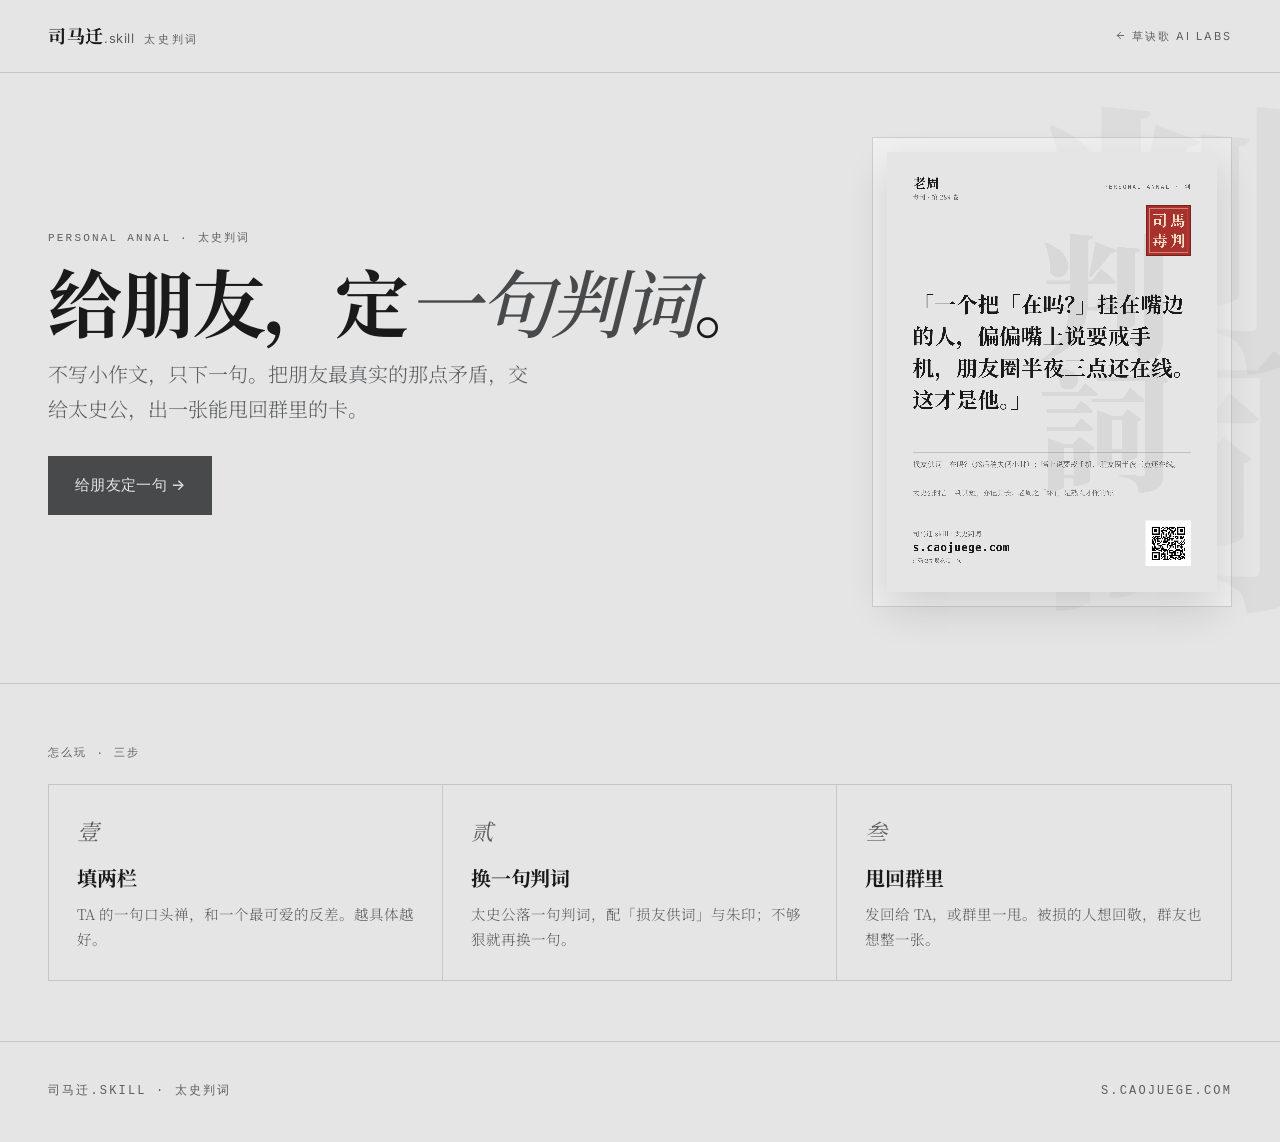
<file: landing-b/index.html>
<!doctype html>
<html lang="zh-CN">
<head>
<meta charset="utf-8" />
<meta name="viewport" content="width=device-width, initial-scale=1, viewport-fit=cover" />
<title>太史判词 · 司马迁.skill</title>
<meta name="description" content="给朋友定一句太史判词：填两栏，出一张能甩回群里的卡。" />
<meta name="robots" content="noindex" />
<link rel="preconnect" href="https://fonts.googleapis.com">
<link rel="preconnect" href="https://fonts.gstatic.com" crossorigin>
<link href="https://fonts.googleapis.com/css2?family=Inter:wght@300;400;500;600;700&family=Noto+Serif+SC:wght@400;500;700;900&display=swap" rel="stylesheet">
<link rel="stylesheet" href="./app.css">
</head>
<body>

<nav class="nav">
  <div class="nav-inner">
    <div class="lockup"><span class="mark">司马迁<span class="dot">.skill</span></span><span class="tag">太史判词</span></div>
    <a class="nav-back" href="https://www.caojuege.com/" target="_blank" rel="noopener">
      <svg class="ico" viewBox="0 0 24 24"><path d="m12 19-7-7 7-7"/><path d="M19 12H5"/></svg>
      草诀歌 AI Labs
    </a>
  </div>
</nav>

<section class="hero">
  <div class="hero-wm">判詞</div>
  <div class="container">
    <div class="hero-grid">
      <div>
        <div class="eyebrow">Personal Annal · 太史判词</div>
        <h1>给朋友，定<em>一句判词</em>。</h1>
        <p class="lead">不写小作文，只下一句。把朋友最真实的那点矛盾，交给太史公，出一张能甩回群里的卡。</p>
        <div class="hero-actions">
          <a class="btn big" href="./create.html">给朋友定一句 →</a>
        </div>
      </div>
      <aside class="side-card"><canvas id="sample" width="2160" height="2880" aria-label="判词卡示例"></canvas></aside>
    </div>
  </div>
</section>

<section class="steps">
  <div class="container">
    <div class="eyebrow">怎么玩 · 三步</div>
    <div class="steps-grid">
      <div class="step"><div class="n">壹</div><h3>填两栏</h3><p>TA 的一句口头禅，和一个最可爱的反差。越具体越好。</p></div>
      <div class="step"><div class="n">贰</div><h3>换一句判词</h3><p>太史公落一句判词，配「损友供词」与朱印；不够狠就再换一句。</p></div>
      <div class="step"><div class="n">叁</div><h3>甩回群里</h3><p>发回给 TA，或群里一甩。被损的人想回敬，群友也想整一张。</p></div>
    </div>
  </div>
</section>

<footer class="foot">
  <div class="container">
    <div class="foot-inner"><span>司马迁.skill · 太史判词</span><span>s.caojuege.com</span></div>
  </div>
</footer>

<script src="./verdict-card.js"></script>
<script>
(function(){
  var c=document.getElementById('sample');
  var d=VerdictCard.buildData({name:'老周',b1:'在吗？（然后消失俩小时）',b2:'嘴上说要戒手机，朋友圈半夜三点还在线',off:3,variant:'a'});
  function go(){VerdictCard.draw(c,d);}
  go();VerdictCard.ensureFonts().then(go);
})();
</script>
</body>
</html>
</file>
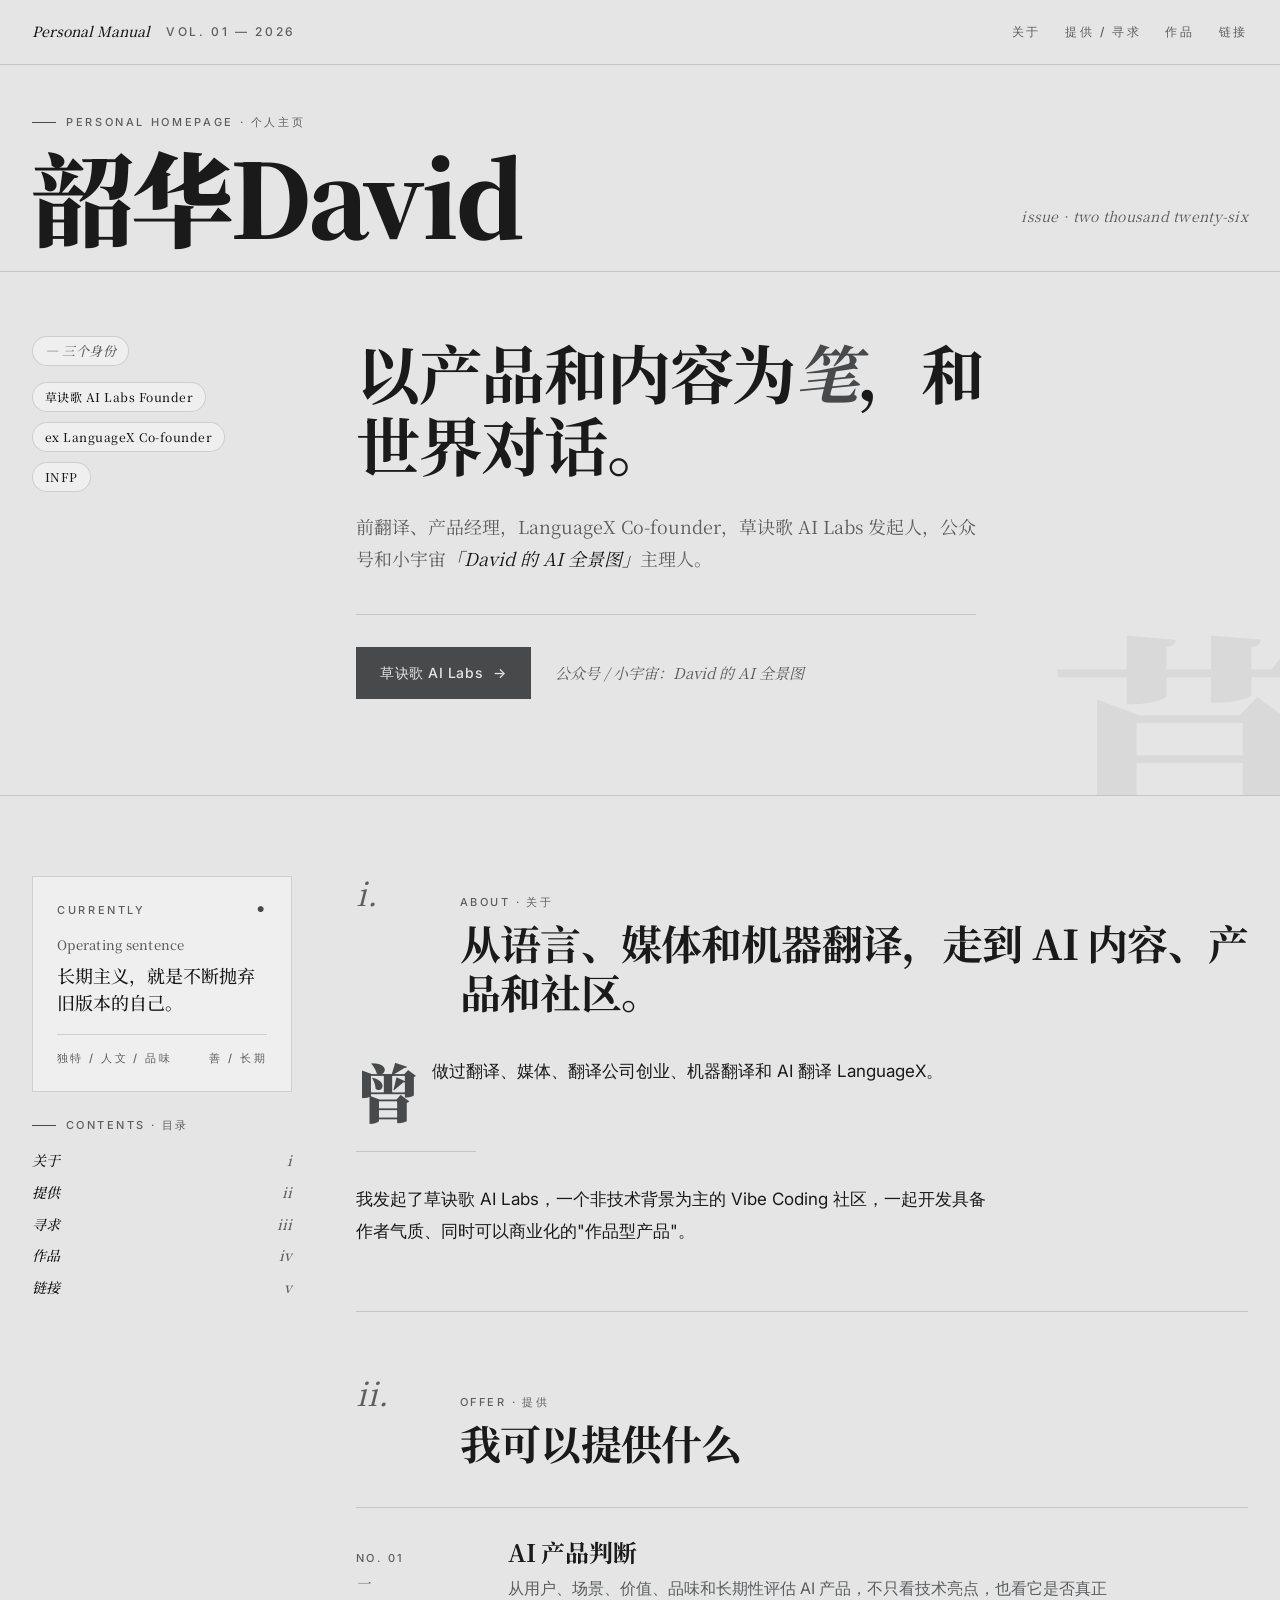
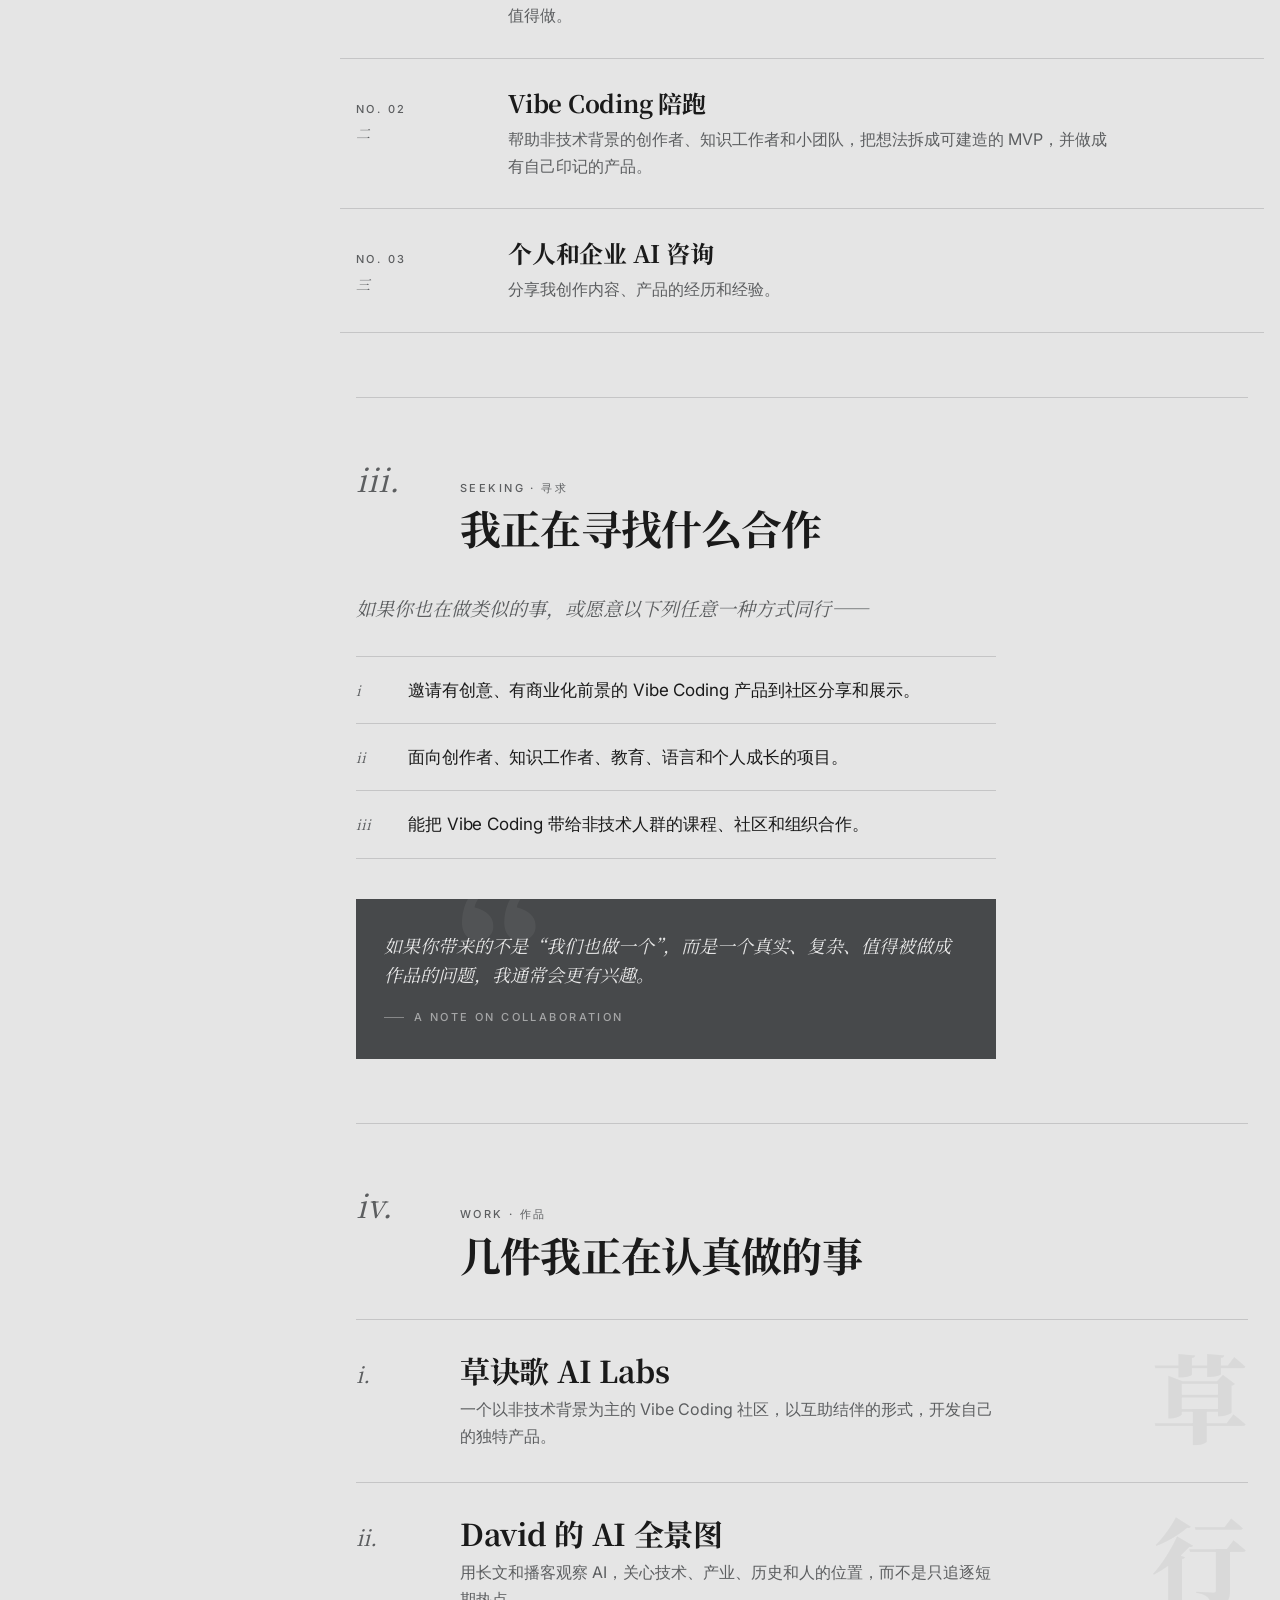
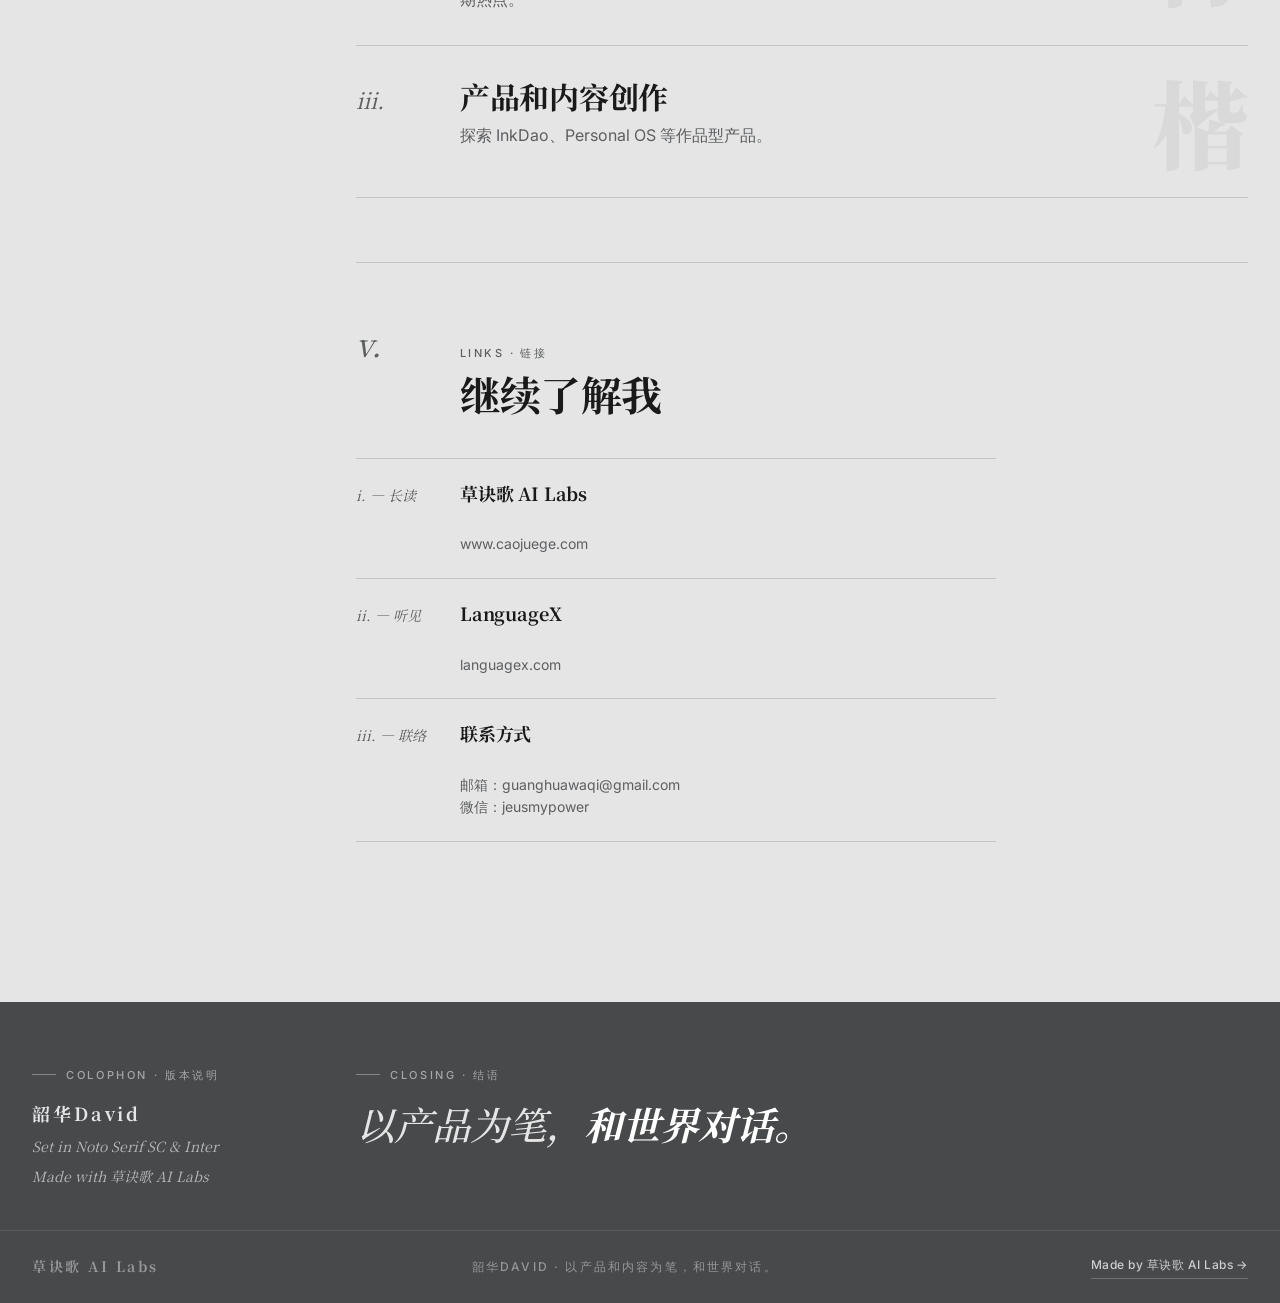
<file: assets/david-personal-homepage.html>
<!doctype html>
<html lang="zh-CN">
<head>
<meta charset="utf-8" />
<meta name="viewport" content="width=device-width, initial-scale=1" />
<title>韶华David · 个人说明书</title>
<link rel="preconnect" href="https://fonts.googleapis.com" />
<link rel="preconnect" href="https://fonts.gstatic.com" crossorigin />
<link href="https://fonts.googleapis.com/css2?family=Inter:wght@300;400;500;600;700&family=Noto+Serif+SC:wght@400;500;700;900&display=swap" rel="stylesheet" />
<style>
:root{
  --c-bg:#e5e5e5;--c-surface:#ffffff;--c-surface-40:rgba(255,255,255,.40);
  --c-ink:#1a1a1a;--c-ink-pure:#000;--c-btn:#47494b;
  --c-border:#575757;--c-border-soft:rgba(71,73,75,.20);
  --c-muted:#5c5e60;--c-muted-alt:#8b949e;
  --c-on-dark:#e5e5e5;--c-watermark:rgba(0,0,0,.05);--c-watermark-light:rgba(255,255,255,.06);
  --font-sans:"Inter",ui-sans-serif,system-ui,-apple-system,"Segoe UI","PingFang SC","Microsoft YaHei",sans-serif;
  --font-serif:"Noto Serif SC","Songti SC","SimSun",Georgia,serif;
}
*{box-sizing:border-box}
html{scroll-behavior:smooth}
body{margin:0;background:var(--c-bg);color:var(--c-ink);font-family:var(--font-sans);font-size:16px;line-height:1.7;-webkit-font-smoothing:antialiased;-moz-osx-font-smoothing:grayscale}
a{color:inherit;text-decoration:none}
::selection{background:var(--c-btn);color:var(--c-bg)}

/* ============ TOP BAR ============ */
.topbar{position:sticky;top:0;z-index:50;background:var(--c-bg);border-bottom:1px solid var(--c-border-soft)}
.topbar-inner{max-width:1320px;margin:0 auto;padding:0 32px;display:flex;align-items:center;justify-content:space-between;height:64px;font-size:12px;text-transform:uppercase;letter-spacing:.22em;color:var(--c-muted);font-weight:500}
.topbar .left{display:flex;align-items:center;gap:16px}
.topbar .left .vol{font-family:var(--font-serif);font-style:italic;text-transform:none;letter-spacing:0;color:var(--c-ink);font-size:14px}
.topbar .right{display:flex;align-items:center;gap:24px}
.topbar .right a{transition:color .3s}
.topbar .right a:hover{color:var(--c-btn)}
@media(max-width:780px){.topbar-inner{padding:0 20px}.topbar .right{gap:14px}.topbar .right a:nth-child(3){display:none}}

/* ============ MASTHEAD ============ */
.masthead{max-width:1320px;margin:0 auto;padding:48px 32px 28px;display:flex;align-items:flex-end;justify-content:space-between;gap:24px;border-bottom:1px solid var(--c-border-soft);position:relative}
.masthead .name-block .eb{font-size:11px;text-transform:uppercase;letter-spacing:.24em;color:var(--c-muted);font-weight:500;display:flex;align-items:center;gap:10px;margin-bottom:14px}
.masthead .name-block .eb::before{content:"";width:24px;height:1px;background:var(--c-btn)}
.masthead .name{font-family:var(--font-serif);font-size:clamp(48px,8vw,108px);font-weight:900;line-height:.95;letter-spacing:-.03em;margin:0;color:var(--c-ink)}
.masthead .date{font-family:var(--font-serif);font-style:italic;color:var(--c-muted);font-size:14px;letter-spacing:.02em;white-space:nowrap;padding-bottom:14px}
@media(max-width:780px){.masthead{padding:32px 20px 20px;flex-direction:column;align-items:flex-start}.masthead .date{padding-bottom:0}}

/* ============ HERO MANIFESTO ============ */
.hero{max-width:1320px;margin:0 auto;padding:64px 32px 96px;display:grid;grid-template-columns:minmax(0,260px) minmax(0,1fr);gap:64px;border-bottom:1px solid var(--c-border-soft);position:relative;overflow:hidden}
.hero-watermark{position:absolute;right:-40px;bottom:-80px;font-family:var(--font-serif);font-weight:900;font-size:clamp(10rem,22vw,22rem);color:var(--c-watermark);line-height:.85;user-select:none;pointer-events:none;letter-spacing:-.04em}
.hero .roles{display:flex;flex-direction:column;gap:10px;align-items:flex-start;position:relative;z-index:1}
.hero .roles .glyph{font-family:var(--font-serif);font-style:italic;font-size:13px;color:var(--c-muted);margin-bottom:6px;letter-spacing:.04em}
.hero .roles span{display:inline-flex;align-items:center;height:30px;padding:0 12px;border:1px solid var(--c-border-soft);background:var(--c-surface-40);font-size:12px;font-weight:500;letter-spacing:.04em;color:var(--c-ink);border-radius:9999px;font-family:var(--font-serif)}
.hero .manifesto{position:relative;z-index:1}
.hero .manifesto h1{font-family:var(--font-serif);font-size:clamp(36px,5vw,72px);font-weight:700;line-height:1.12;letter-spacing:-.02em;margin:0 0 32px;max-width:18ch;text-wrap:pretty}
.hero .manifesto h1 em{font-style:italic;color:var(--c-btn);font-weight:700}
.hero .manifesto .lead{font-family:var(--font-serif);font-size:clamp(17px,1.4vw,21px);line-height:1.75;font-weight:400;color:var(--c-muted);max-width:62ch;margin:0 0 40px;text-wrap:pretty}
.hero .manifesto .lead .accent{font-style:italic;color:var(--c-ink)}
.hero .cta-row{display:flex;flex-wrap:wrap;align-items:center;gap:24px;padding-top:32px;border-top:1px solid var(--c-border-soft);max-width:62ch}
.hero .cta-row .btn{display:inline-flex;align-items:center;gap:10px;background:var(--c-btn);color:var(--c-on-dark);padding:14px 24px;font-size:14px;font-weight:500;letter-spacing:.04em;transition:background .3s}
.hero .cta-row .btn:hover{background:var(--c-ink-pure)}
.hero .cta-row .btn .arrow{transition:transform .3s}
.hero .cta-row .btn:hover .arrow{transform:translateX(4px)}
.hero .cta-row .meta{font-family:var(--font-serif);font-style:italic;color:var(--c-muted);font-size:15px}
@media(max-width:860px){.hero{grid-template-columns:1fr;padding:40px 20px 64px;gap:32px}.hero .roles{flex-direction:row;flex-wrap:wrap;gap:8px}.hero .roles .glyph{flex-basis:100%}}

/* ============ ARTICLE BODY ============ */
.article{max-width:1320px;margin:0 auto;padding:0 32px;display:grid;grid-template-columns:minmax(0,260px) minmax(0,1fr);gap:64px;position:relative;align-items:flex-start}
@media(max-width:860px){.article{grid-template-columns:1fr;padding:0 20px;gap:0}}

.aside-summary{position:sticky;top:96px;display:flex;flex-direction:column;gap:24px;padding-top:80px}
.aside-summary .panel{border:1px solid var(--c-border-soft);background:var(--c-surface-40);padding:24px}
.aside-summary .panel .eb{font-size:11px;text-transform:uppercase;letter-spacing:.24em;color:var(--c-muted);font-weight:500;display:flex;justify-content:space-between;align-items:center;margin-bottom:14px}
.aside-summary .panel .eb::after{content:"●";font-size:8px;color:var(--c-btn)}
.aside-summary .panel h3{font-family:var(--font-serif);font-size:13px;font-weight:500;color:var(--c-muted);margin:0 0 6px;letter-spacing:.02em}
.aside-summary .panel p{font-family:var(--font-serif);font-size:18px;line-height:1.5;color:var(--c-ink);margin:0 0 18px;font-weight:500;text-wrap:pretty}
.aside-summary .panel .foot{display:flex;justify-content:space-between;gap:8px;padding-top:14px;border-top:1px solid var(--c-border-soft);font-size:11px;text-transform:uppercase;letter-spacing:.22em;color:var(--c-muted);font-weight:500}
.aside-summary .toc{font-size:11px;text-transform:uppercase;letter-spacing:.22em;color:var(--c-muted);font-weight:500}
.aside-summary .toc-title{margin-bottom:14px;display:flex;align-items:center;gap:10px}
.aside-summary .toc-title::before{content:"";width:24px;height:1px;background:var(--c-btn)}
.aside-summary .toc ol{list-style:none;padding:0;margin:0;display:grid;gap:8px}
.aside-summary .toc ol li{display:flex;justify-content:space-between;gap:12px;font-family:var(--font-serif);font-style:italic;text-transform:none;letter-spacing:0;color:var(--c-ink);font-size:14px}
.aside-summary .toc ol li a{display:flex;justify-content:space-between;gap:12px;width:100%;transition:color .3s}
.aside-summary .toc ol li a:hover{color:var(--c-btn)}
.aside-summary .toc ol li .num{font-family:var(--font-serif);font-style:italic;color:var(--c-muted)}
@media(max-width:860px){.aside-summary{position:static;padding-top:48px;padding-bottom:0}.aside-summary .toc{display:none}}

.main-col{padding-top:80px;padding-bottom:96px}

/* ============ SECTION (numbered, hairline) ============ */
.section{padding:64px 0;border-top:1px solid var(--c-border-soft);position:relative}
.section:first-of-type{border-top:none;padding-top:0}
.section-head{display:grid;grid-template-columns:80px 1fr;gap:24px;margin-bottom:40px;align-items:baseline}
.section-head .roman{font-family:var(--font-serif);font-style:italic;font-size:32px;color:var(--c-muted);line-height:1;font-weight:400;letter-spacing:0}
.section-head .title-row{display:flex;flex-direction:column;gap:6px}
.section-head .kicker{font-size:11px;text-transform:uppercase;letter-spacing:.22em;color:var(--c-muted);font-weight:500}
.section-head h2{font-family:var(--font-serif);font-size:clamp(28px,3.2vw,44px);font-weight:700;line-height:1.2;letter-spacing:-.02em;margin:0;text-wrap:pretty}
@media(max-width:540px){.section-head{grid-template-columns:1fr;gap:8px}.section-head .roman{font-size:24px}}

/* About — two long paragraphs, drop-cap */
.about-body{display:grid;gap:32px;max-width:64ch}
.about-body p{margin:0;font-size:17px;line-height:1.85;color:var(--c-ink);text-wrap:pretty}
.about-body p:first-of-type::first-letter{font-family:var(--font-serif);font-weight:900;font-size:64px;float:left;line-height:.9;margin:6px 12px 0 0;color:var(--c-btn)}
.about-body .rule{height:1px;background:var(--c-border-soft);max-width:120px;margin:0}

/* Offer — hairline-separated rows */
.offer-list{display:grid;border-top:1px solid var(--c-border-soft)}
.offer-row{display:grid;grid-template-columns:120px 1fr;gap:32px;padding:28px 0;border-bottom:1px solid var(--c-border-soft);align-items:baseline;transition:background .3s;margin:0 -16px;padding-left:16px;padding-right:16px}
.offer-row:hover{background:rgba(0,0,0,.03)}
.offer-row .label{font-family:var(--font-serif);font-style:italic;color:var(--c-muted);font-size:14px;display:flex;flex-direction:column;gap:4px}
.offer-row .label .num{font-family:var(--font-sans);font-style:normal;font-size:11px;text-transform:uppercase;letter-spacing:.22em;color:var(--c-muted);font-weight:500}
.offer-row .body h3{margin:0 0 8px;font-family:var(--font-serif);font-size:24px;font-weight:700;letter-spacing:-.01em;line-height:1.3}
.offer-row .body p{margin:0;color:var(--c-muted);font-size:16px;line-height:1.7;max-width:60ch}
@media(max-width:640px){.offer-row{grid-template-columns:1fr;gap:8px}}

/* Seeking — list with serif italic intro + boxed quote */
.seeking-intro{font-family:var(--font-serif);font-style:italic;font-size:19px;color:var(--c-muted);max-width:56ch;margin:0 0 32px;line-height:1.65}
.seeking-list{list-style:none;padding:0;margin:0 0 40px;border-top:1px solid var(--c-border-soft);max-width:64ch}
.seeking-list li{display:grid;grid-template-columns:32px 1fr;gap:20px;padding:20px 0;border-bottom:1px solid var(--c-border-soft);font-size:17px;line-height:1.55;letter-spacing:-.005em;color:var(--c-ink);align-items:baseline;text-wrap:pretty}
.seeking-list li .idx{font-family:var(--font-serif);font-style:italic;color:var(--c-muted);font-size:14px}
.collab-note{margin-top:16px;padding:32px 28px;background:var(--c-btn);color:var(--c-on-dark);position:relative;overflow:hidden;max-width:64ch}
.collab-note::before{content:"\201C";position:absolute;font-family:var(--font-serif);font-size:180px;line-height:1;color:var(--c-watermark-light);top:-30px;left:14px;font-weight:900;pointer-events:none;user-select:none}
.collab-note p{margin:0;position:relative;z-index:1;font-family:var(--font-serif);font-style:italic;font-size:18px;line-height:1.65}
.collab-note .sig{font-family:var(--font-sans);font-size:11px;font-weight:500;text-transform:uppercase;letter-spacing:.22em;color:rgba(229,229,229,.6);position:relative;z-index:1;display:flex;align-items:center;gap:10px;margin-top:18px}
.collab-note .sig::before{content:"";width:20px;height:1px;background:rgba(229,229,229,.4)}

/* Work — newspaper-style stacked */
.work-list{display:grid;gap:0;border-top:1px solid var(--c-border-soft)}
.work-item{display:grid;grid-template-columns:80px 1fr 120px;gap:24px;padding:32px 0;border-bottom:1px solid var(--c-border-soft);align-items:baseline;position:relative;overflow:hidden}
.work-item .roman{font-family:var(--font-serif);font-style:italic;font-size:22px;color:var(--c-muted);line-height:1}
.work-item h3{margin:0 0 8px;font-family:var(--font-serif);font-size:30px;font-weight:700;letter-spacing:-.01em;line-height:1.2}
.work-item p{margin:0;color:var(--c-muted);font-size:16px;line-height:1.7;max-width:54ch}
.work-item .glyph{font-family:var(--font-serif);font-weight:900;font-size:96px;color:var(--c-watermark);line-height:.9;text-align:right;justify-self:end;align-self:start;user-select:none;pointer-events:none}
@media(max-width:640px){.work-item{grid-template-columns:48px 1fr;gap:16px}.work-item .glyph{display:none}}

/* Links — labeled list */
.links-list{display:grid;gap:0;border-top:1px solid var(--c-border-soft);max-width:64ch}
.link-row{display:grid;grid-template-columns:80px 1fr auto;gap:24px;padding:22px 0;border-bottom:1px solid var(--c-border-soft);align-items:baseline}
.link-row .label{font-family:var(--font-serif);font-style:italic;color:var(--c-muted);font-size:14px}
.link-row .title{font-family:var(--font-serif);font-size:18px;font-weight:700;line-height:1.4;letter-spacing:-.01em}
.link-row .body{grid-column:2/-1;color:var(--c-muted);font-size:14px;line-height:1.6;margin-top:2px}
@media(max-width:640px){.link-row{grid-template-columns:1fr;gap:4px}.link-row .body{grid-column:1/-1}}

/* ============ COLOPHON / FOOTER ============ */
.colophon{margin-top:0;background:var(--c-btn);color:var(--c-on-dark)}
.colophon-inner{max-width:1320px;margin:0 auto;padding:64px 32px 40px;display:grid;grid-template-columns:minmax(0,260px) minmax(0,1fr);gap:64px}
.colophon h4{font-size:11px;text-transform:uppercase;letter-spacing:.24em;color:rgba(229,229,229,.6);font-weight:500;margin:0 0 14px;display:flex;align-items:center;gap:10px}
.colophon h4::before{content:"";width:24px;height:1px;background:rgba(229,229,229,.4)}
.colophon .quote{font-family:var(--font-serif);font-style:italic;font-size:clamp(24px,3vw,40px);line-height:1.35;color:var(--c-on-dark);margin:0 0 40px;max-width:24ch;text-wrap:pretty;font-weight:500}
.colophon .quote em{color:#fff;font-weight:700}
.colophon .meta{display:flex;flex-direction:column;gap:6px;font-size:14px;color:rgba(229,229,229,.7);font-family:var(--font-serif);font-style:italic}
.colophon .signature{font-family:var(--font-serif);font-weight:700;letter-spacing:.16em;font-size:18px;font-style:normal;color:var(--c-on-dark)}
.colophon-foot{border-top:1px solid rgba(255,255,255,.1);max-width:1320px;margin:0 auto;padding:24px 32px;display:flex;flex-wrap:wrap;align-items:center;justify-content:space-between;gap:16px;font-size:12px;color:rgba(229,229,229,.5);text-transform:uppercase;letter-spacing:.18em;font-weight:500}
.colophon-foot a{color:rgba(229,229,229,.85);border-bottom:1px solid rgba(229,229,229,.25);padding-bottom:2px;transition:border-color .3s;letter-spacing:.04em;text-transform:none}
.colophon-foot a:hover{border-bottom-color:#fff}
.colophon-foot .lockup{font-family:var(--font-serif);font-weight:700;letter-spacing:.18em;font-size:14px;text-transform:none}
@media(max-width:780px){.colophon-inner{grid-template-columns:1fr;padding:48px 20px 32px;gap:32px}.colophon-foot{padding:20px}}

.fade-in-up{animation:fu .8s cubic-bezier(.16,1,.3,1) forwards;opacity:0;transform:translateY(20px)}
.fade-in-up.d1{animation-delay:.1s}
.fade-in-up.d2{animation-delay:.2s}
@keyframes fu{to{opacity:1;transform:translateY(0)}}
</style>
</head>
<body>
<header class="topbar">
  <div class="topbar-inner">
    <div class="left">
      <span class="vol">Personal Manual</span>
      <span>Vol. 01 — 2026</span>
    </div>
    <div class="right">
      <a href="#about">关于</a>
      <a href="#offer">提供 / 寻求</a>
      <a href="#work">作品</a>
      <a href="#links">链接</a>
    </div>
  </div>
</header>

<section class="masthead" id="top">
  <div class="name-block">
    <div class="eb"><span>Personal Homepage · 个人主页</span></div>
    <h1 class="name">韶华David</h1>
  </div>
  <div class="date">issue · two thousand twenty-six</div>
</section>

<section class="hero">
  <div class="hero-watermark" aria-hidden="true">草</div>
  <div class="roles fade-in-up">
    <span class="glyph">— 三个身份</span>
    <span>草诀歌 AI Labs Founder</span>
    <span>ex LanguageX Co-founder</span>
    <span>INFP</span>
  </div>
  <div class="manifesto">
    <h1 class="fade-in-up">以产品和内容为<em>笔</em>，和世界对话。</h1>
    <p class="lead fade-in-up d1">前翻译、产品经理，LanguageX Co-founder，草诀歌 AI Labs 发起人，公众号和小宇宙<span class="accent">「David 的 AI 全景图」</span>主理人。</p>
    <div class="cta-row fade-in-up d2">
      <a class="btn" href="https://www.caojuege.com/">草诀歌 AI Labs<span class="arrow">→</span></a>
      <span class="meta">公众号 / 小宇宙：David 的 AI 全景图</span>
    </div>
  </div>
</section>

<div class="article">
  <aside class="aside-summary">
    <div class="panel">
      <div class="eb"><span>Currently</span></div>
      <h3>Operating sentence</h3>
      <p>长期主义，就是不断抛弃旧版本的自己。</p>
      <div class="foot">
        <span>独特 / 人文 / 品味</span>
        <span>善 / 长期</span>
      </div>
    </div>
    <nav class="toc" aria-label="目录">
      <div class="toc-title">Contents · 目录</div>
      <ol>
        <li><a href="#about"><span>关于</span><span class="num">i</span></a></li>
        <li><a href="#offer"><span>提供</span><span class="num">ii</span></a></li>
        <li><a href="#seeking"><span>寻求</span><span class="num">iii</span></a></li>
        <li><a href="#work"><span>作品</span><span class="num">iv</span></a></li>
        <li><a href="#links"><span>链接</span><span class="num">v</span></a></li>
      </ol>
    </nav>
  </aside>

  <main class="main-col">
    <section id="about" class="section">
      <div class="section-head">
        <div class="roman">i.</div>
        <div class="title-row">
          <div class="kicker">About · 关于</div>
          <h2>从语言、媒体和机器翻译，走到 AI 内容、产品和社区。</h2>
        </div>
      </div>
      <div class="about-body">
        <p>曾做过翻译、媒体、翻译公司创业、机器翻译和 AI 翻译 LanguageX。</p>
        <div class="rule"></div>
        <p>我发起了草诀歌 AI Labs，一个非技术背景为主的 Vibe Coding 社区，一起开发具备作者气质、同时可以商业化的"作品型产品"。</p>
      </div>
    </section>

    <section id="offer" class="section">
      <div class="section-head">
        <div class="roman">ii.</div>
        <div class="title-row">
          <div class="kicker">Offer · 提供</div>
          <h2>我可以提供什么</h2>
        </div>
      </div>
      <div class="offer-list">
        <div class="offer-row">
          <div class="label"><span class="num">No. 01</span><span>一</span></div>
          <div class="body">
            <h3>AI 产品判断</h3>
            <p>从用户、场景、价值、品味和长期性评估 AI 产品，不只看技术亮点，也看它是否真正值得做。</p>
          </div>
        </div>
        <div class="offer-row">
          <div class="label"><span class="num">No. 02</span><span>二</span></div>
          <div class="body">
            <h3>Vibe Coding 陪跑</h3>
            <p>帮助非技术背景的创作者、知识工作者和小团队，把想法拆成可建造的 MVP，并做成有自己印记的产品。</p>
          </div>
        </div>
        <div class="offer-row">
          <div class="label"><span class="num">No. 03</span><span>三</span></div>
          <div class="body">
            <h3>个人和企业 AI 咨询</h3>
            <p>分享我创作内容、产品的经历和经验。</p>
          </div>
        </div>
      </div>
    </section>

    <section id="seeking" class="section">
      <div class="section-head">
        <div class="roman">iii.</div>
        <div class="title-row">
          <div class="kicker">Seeking · 寻求</div>
          <h2>我正在寻找什么合作</h2>
        </div>
      </div>
      <p class="seeking-intro">如果你也在做类似的事，或愿意以下列任意一种方式同行——</p>
      <ul class="seeking-list">
        <li><span class="idx">i</span><span>邀请有创意、有商业化前景的 Vibe Coding 产品到社区分享和展示。</span></li>
        <li><span class="idx">ii</span><span>面向创作者、知识工作者、教育、语言和个人成长的项目。</span></li>
        <li><span class="idx">iii</span><span>能把 Vibe Coding 带给非技术人群的课程、社区和组织合作。</span></li>
      </ul>
      <aside class="collab-note">
        <p>如果你带来的不是“我们也做一个”，而是一个真实、复杂、值得被做成作品的问题，我通常会更有兴趣。</p>
        <span class="sig">A note on collaboration</span>
      </aside>
    </section>

    <section id="work" class="section">
      <div class="section-head">
        <div class="roman">iv.</div>
        <div class="title-row">
          <div class="kicker">Work · 作品</div>
          <h2>几件我正在认真做的事</h2>
        </div>
      </div>
      <div class="work-list">
        <article class="work-item">
          <div class="roman">i.</div>
          <div>
            <h3>草诀歌 AI Labs</h3>
            <p>一个以非技术背景为主的 Vibe Coding 社区，以互助结伴的形式，开发自己的独特产品。</p>
          </div>
          <div class="glyph" aria-hidden="true">草</div>
        </article>
        <article class="work-item">
          <div class="roman">ii.</div>
          <div>
            <h3>David 的 AI 全景图</h3>
            <p>用长文和播客观察 AI，关心技术、产业、历史和人的位置，而不是只追逐短期热点。</p>
          </div>
          <div class="glyph" aria-hidden="true">行</div>
        </article>
        <article class="work-item">
          <div class="roman">iii.</div>
          <div>
            <h3>产品和内容创作</h3>
            <p>探索 InkDao、Personal OS 等作品型产品。</p>
          </div>
          <div class="glyph" aria-hidden="true">楷</div>
        </article>
      </div>
    </section>

    <section id="links" class="section">
      <div class="section-head">
        <div class="roman">v.</div>
        <div class="title-row">
          <div class="kicker">Links · 链接</div>
          <h2>继续了解我</h2>
        </div>
      </div>
      <div class="links-list">
        <div class="link-row">
          <div class="label">i. — 长读</div>
          <div class="title">草诀歌 AI Labs</div>
          <div class="body"><a href="https://www.caojuege.com/">www.caojuege.com</a></div>
        </div>
        <div class="link-row">
          <div class="label">ii. — 听见</div>
          <div class="title">LanguageX</div>
          <div class="body"><a href="https://languagex.com/">languagex.com</a></div>
        </div>
        <div class="link-row">
          <div class="label">iii. — 联络</div>
          <div class="title">联系方式</div>
          <div class="body">邮箱：guanghuawaqi@gmail.com<br />微信：jeusmypower</div>
        </div>
      </div>
    </section>
  </main>
</div>

<footer class="colophon">
  <div class="colophon-inner">
    <div>
      <h4>Colophon · 版本说明</h4>
      <div class="meta">
        <span class="signature">韶华David</span>
        <span>Set in Noto Serif SC &amp; Inter</span>
        <span>Made with 草诀歌 AI Labs</span>
      </div>
    </div>
    <div>
      <h4>Closing · 结语</h4>
      <p class="quote">以产品为笔，<em>和世界对话。</em></p>
    </div>
  </div>
  <div class="colophon-foot">
    <span class="lockup">草诀歌 AI Labs</span>
    <span>韶华David · 以产品和内容为笔，和世界对话。</span>
    <a class="made" href="https://www.caojuege.com/">Made by 草诀歌 AI Labs →</a>
  </div>
</footer>
</body>
</html>
</file>
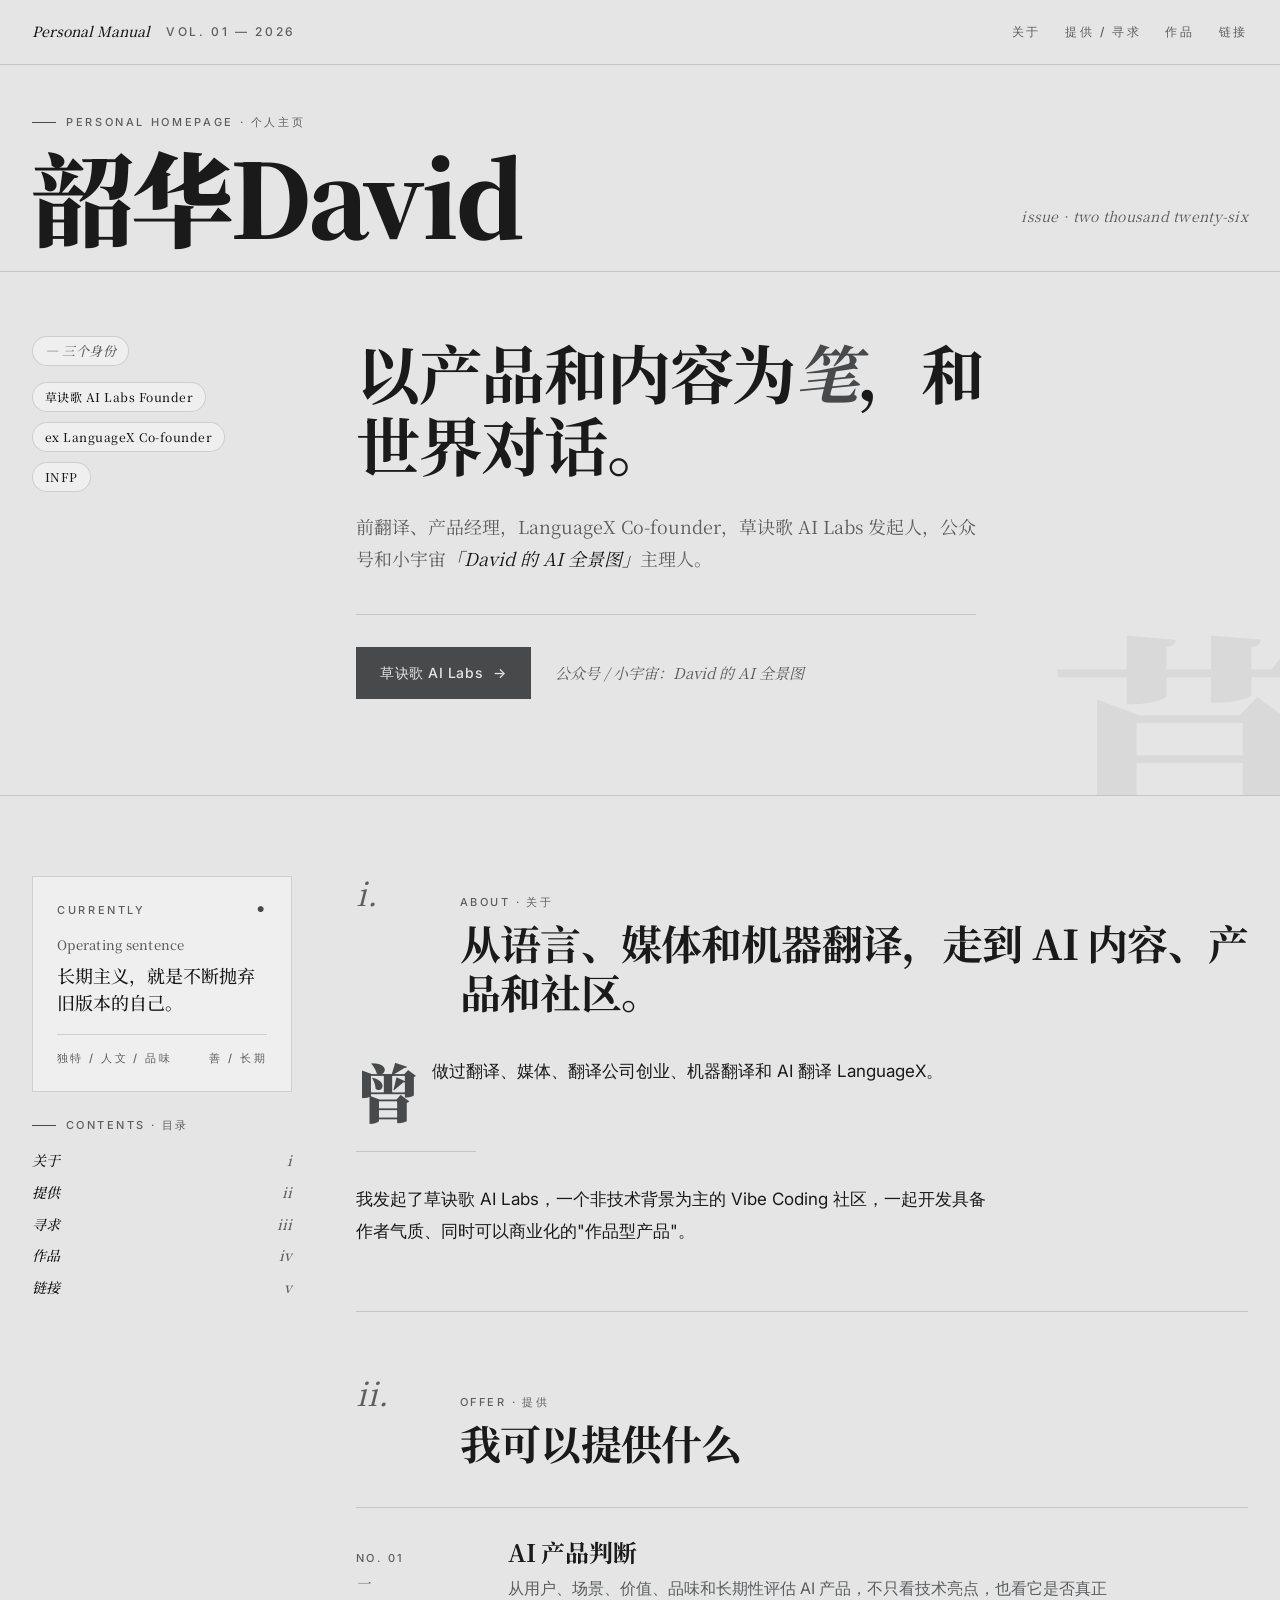
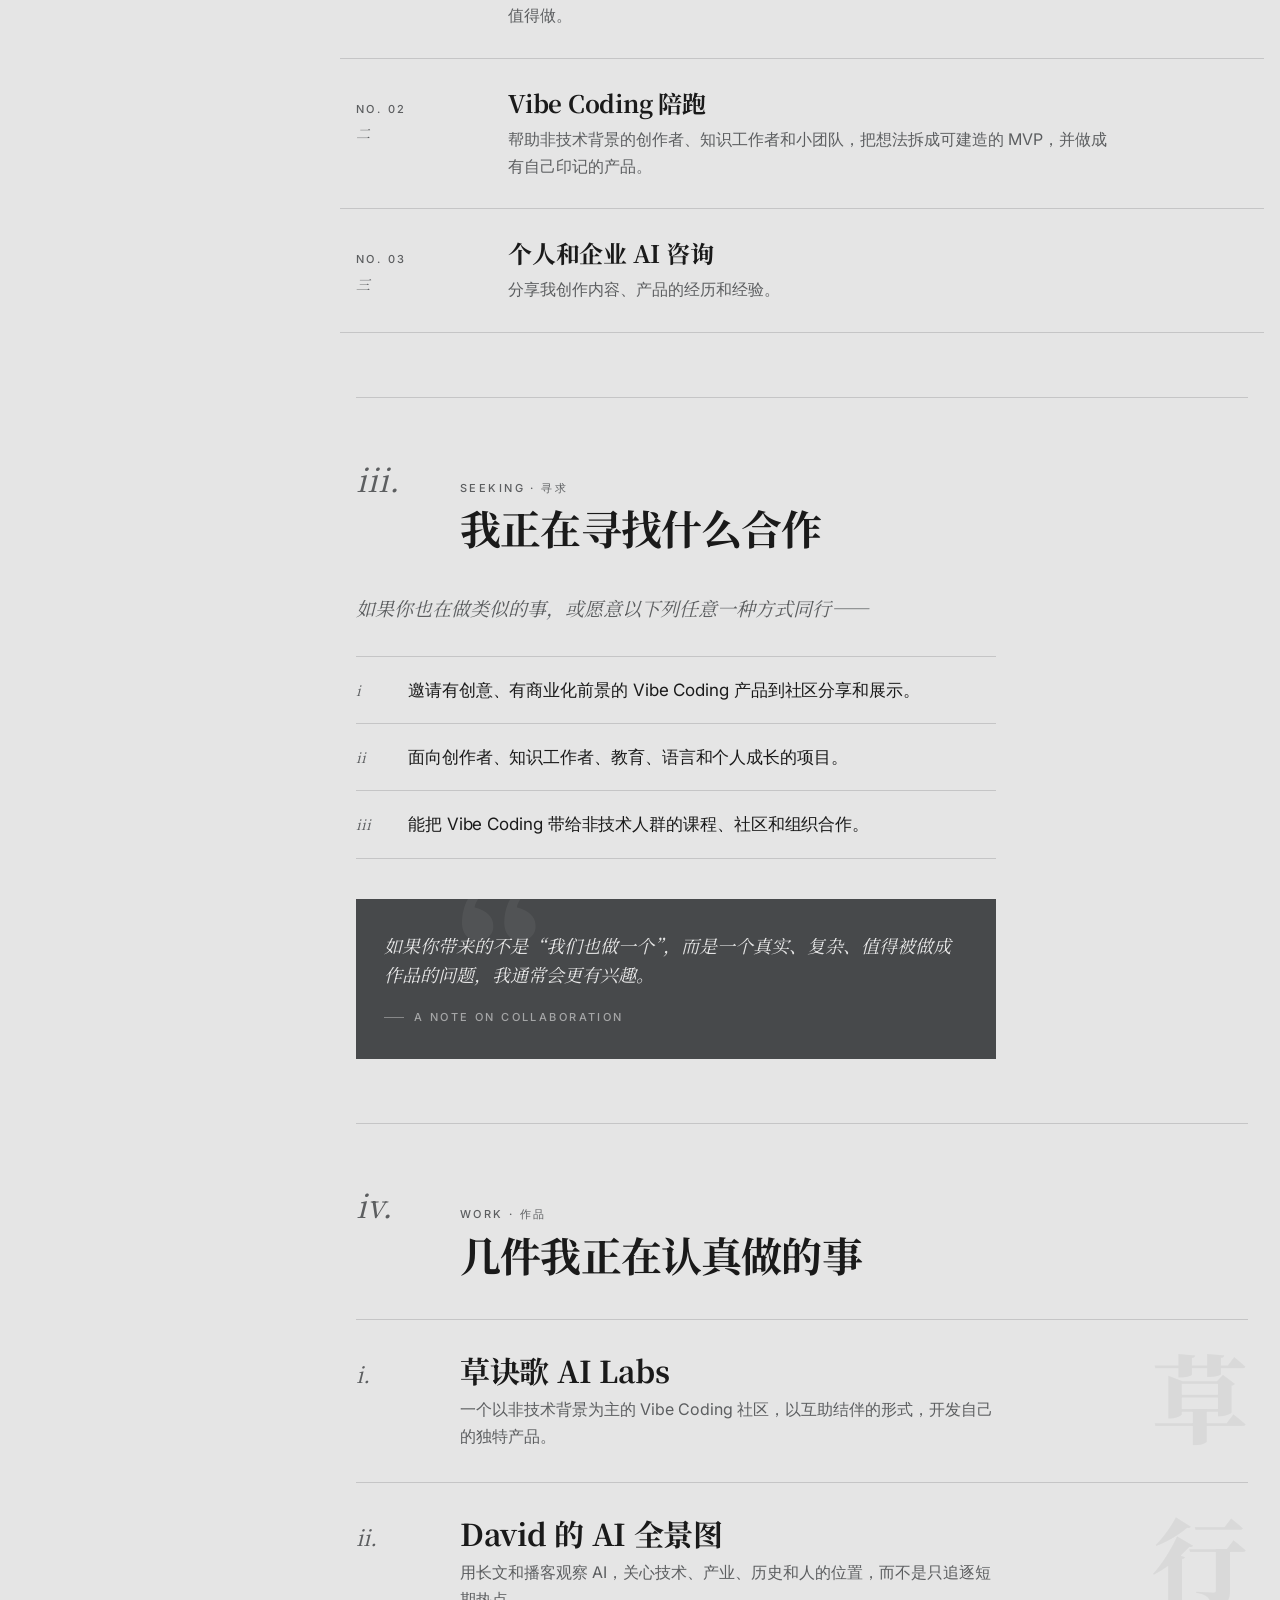
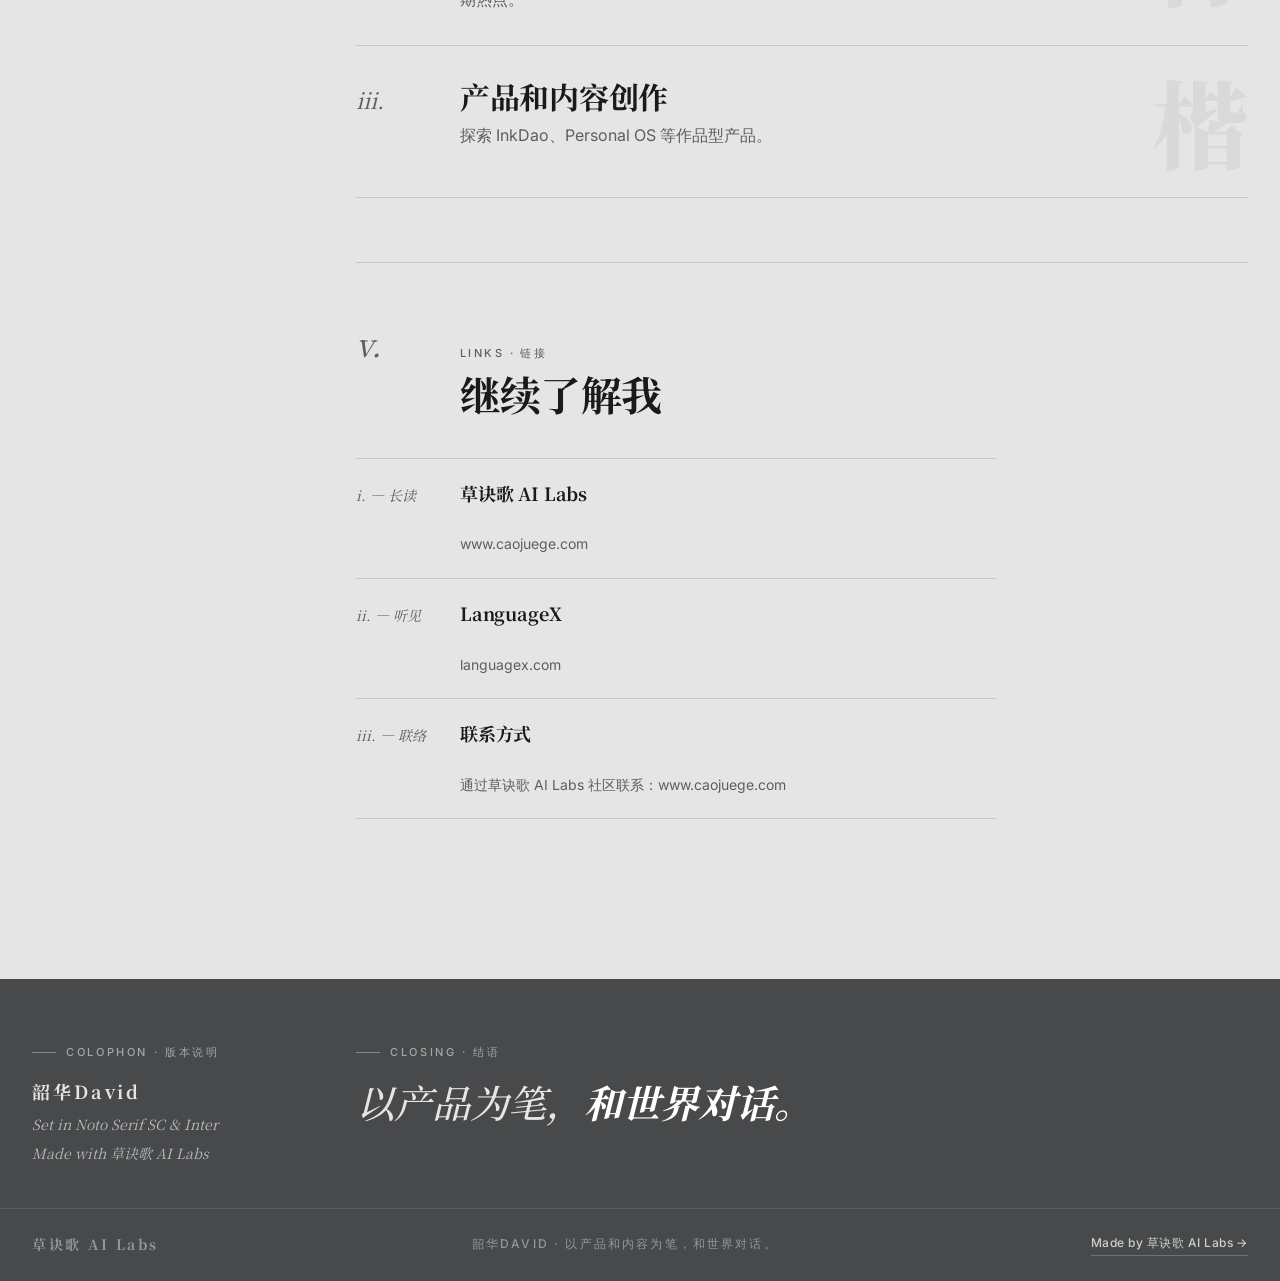
<file: examples/david-personal-homepage.public.html>
<!doctype html>
<html lang="zh-CN">
<head>
<meta charset="utf-8" />
<meta name="viewport" content="width=device-width, initial-scale=1" />
<title>韶华David · 个人使用说明书（公开样例）</title>
<link rel="preconnect" href="https://fonts.googleapis.com" />
<link rel="preconnect" href="https://fonts.gstatic.com" crossorigin />
<link href="https://fonts.googleapis.com/css2?family=Inter:wght@300;400;500;600;700&family=Noto+Serif+SC:wght@400;500;700;900&display=swap" rel="stylesheet" />
<style>
:root{
  --c-bg:#e5e5e5;--c-surface:#ffffff;--c-surface-40:rgba(255,255,255,.40);
  --c-ink:#1a1a1a;--c-ink-pure:#000;--c-btn:#47494b;
  --c-border:#575757;--c-border-soft:rgba(71,73,75,.20);
  --c-muted:#5c5e60;--c-muted-alt:#8b949e;
  --c-on-dark:#e5e5e5;--c-watermark:rgba(0,0,0,.05);--c-watermark-light:rgba(255,255,255,.06);
  --font-sans:"Inter",ui-sans-serif,system-ui,-apple-system,"Segoe UI","PingFang SC","Microsoft YaHei",sans-serif;
  --font-serif:"Noto Serif SC","Songti SC","SimSun",Georgia,serif;
}
*{box-sizing:border-box}
html{scroll-behavior:smooth}
body{margin:0;background:var(--c-bg);color:var(--c-ink);font-family:var(--font-sans);font-size:16px;line-height:1.7;-webkit-font-smoothing:antialiased;-moz-osx-font-smoothing:grayscale}
a{color:inherit;text-decoration:none}
::selection{background:var(--c-btn);color:var(--c-bg)}

/* ============ TOP BAR ============ */
.topbar{position:sticky;top:0;z-index:50;background:var(--c-bg);border-bottom:1px solid var(--c-border-soft)}
.topbar-inner{max-width:1320px;margin:0 auto;padding:0 32px;display:flex;align-items:center;justify-content:space-between;height:64px;font-size:12px;text-transform:uppercase;letter-spacing:.22em;color:var(--c-muted);font-weight:500}
.topbar .left{display:flex;align-items:center;gap:16px}
.topbar .left .vol{font-family:var(--font-serif);font-style:italic;text-transform:none;letter-spacing:0;color:var(--c-ink);font-size:14px}
.topbar .right{display:flex;align-items:center;gap:24px}
.topbar .right a{transition:color .3s}
.topbar .right a:hover{color:var(--c-btn)}
@media(max-width:780px){.topbar-inner{padding:0 20px}.topbar .right{gap:14px}.topbar .right a:nth-child(3){display:none}}

/* ============ MASTHEAD ============ */
.masthead{max-width:1320px;margin:0 auto;padding:48px 32px 28px;display:flex;align-items:flex-end;justify-content:space-between;gap:24px;border-bottom:1px solid var(--c-border-soft);position:relative}
.masthead .name-block .eb{font-size:11px;text-transform:uppercase;letter-spacing:.24em;color:var(--c-muted);font-weight:500;display:flex;align-items:center;gap:10px;margin-bottom:14px}
.masthead .name-block .eb::before{content:"";width:24px;height:1px;background:var(--c-btn)}
.masthead .name{font-family:var(--font-serif);font-size:clamp(48px,8vw,108px);font-weight:900;line-height:.95;letter-spacing:-.03em;margin:0;color:var(--c-ink)}
.masthead .date{font-family:var(--font-serif);font-style:italic;color:var(--c-muted);font-size:14px;letter-spacing:.02em;white-space:nowrap;padding-bottom:14px}
@media(max-width:780px){.masthead{padding:32px 20px 20px;flex-direction:column;align-items:flex-start}.masthead .date{padding-bottom:0}}

/* ============ HERO MANIFESTO ============ */
.hero{max-width:1320px;margin:0 auto;padding:64px 32px 96px;display:grid;grid-template-columns:minmax(0,260px) minmax(0,1fr);gap:64px;border-bottom:1px solid var(--c-border-soft);position:relative;overflow:hidden}
.hero-watermark{position:absolute;right:-40px;bottom:-80px;font-family:var(--font-serif);font-weight:900;font-size:clamp(10rem,22vw,22rem);color:var(--c-watermark);line-height:.85;user-select:none;pointer-events:none;letter-spacing:-.04em}
.hero .roles{display:flex;flex-direction:column;gap:10px;align-items:flex-start;position:relative;z-index:1}
.hero .roles .glyph{font-family:var(--font-serif);font-style:italic;font-size:13px;color:var(--c-muted);margin-bottom:6px;letter-spacing:.04em}
.hero .roles span{display:inline-flex;align-items:center;height:30px;padding:0 12px;border:1px solid var(--c-border-soft);background:var(--c-surface-40);font-size:12px;font-weight:500;letter-spacing:.04em;color:var(--c-ink);border-radius:9999px;font-family:var(--font-serif)}
.hero .manifesto{position:relative;z-index:1}
.hero .manifesto h1{font-family:var(--font-serif);font-size:clamp(36px,5vw,72px);font-weight:700;line-height:1.12;letter-spacing:-.02em;margin:0 0 32px;max-width:18ch;text-wrap:pretty}
.hero .manifesto h1 em{font-style:italic;color:var(--c-btn);font-weight:700}
.hero .manifesto .lead{font-family:var(--font-serif);font-size:clamp(17px,1.4vw,21px);line-height:1.75;font-weight:400;color:var(--c-muted);max-width:62ch;margin:0 0 40px;text-wrap:pretty}
.hero .manifesto .lead .accent{font-style:italic;color:var(--c-ink)}
.hero .cta-row{display:flex;flex-wrap:wrap;align-items:center;gap:24px;padding-top:32px;border-top:1px solid var(--c-border-soft);max-width:62ch}
.hero .cta-row .btn{display:inline-flex;align-items:center;gap:10px;background:var(--c-btn);color:var(--c-on-dark);padding:14px 24px;font-size:14px;font-weight:500;letter-spacing:.04em;transition:background .3s}
.hero .cta-row .btn:hover{background:var(--c-ink-pure)}
.hero .cta-row .btn .arrow{transition:transform .3s}
.hero .cta-row .btn:hover .arrow{transform:translateX(4px)}
.hero .cta-row .meta{font-family:var(--font-serif);font-style:italic;color:var(--c-muted);font-size:15px}
@media(max-width:860px){.hero{grid-template-columns:1fr;padding:40px 20px 64px;gap:32px}.hero .roles{flex-direction:row;flex-wrap:wrap;gap:8px}.hero .roles .glyph{flex-basis:100%}}

/* ============ ARTICLE BODY ============ */
.article{max-width:1320px;margin:0 auto;padding:0 32px;display:grid;grid-template-columns:minmax(0,260px) minmax(0,1fr);gap:64px;position:relative;align-items:flex-start}
@media(max-width:860px){.article{grid-template-columns:1fr;padding:0 20px;gap:0}}

.aside-summary{position:sticky;top:96px;display:flex;flex-direction:column;gap:24px;padding-top:80px}
.aside-summary .panel{border:1px solid var(--c-border-soft);background:var(--c-surface-40);padding:24px}
.aside-summary .panel .eb{font-size:11px;text-transform:uppercase;letter-spacing:.24em;color:var(--c-muted);font-weight:500;display:flex;justify-content:space-between;align-items:center;margin-bottom:14px}
.aside-summary .panel .eb::after{content:"●";font-size:8px;color:var(--c-btn)}
.aside-summary .panel h3{font-family:var(--font-serif);font-size:13px;font-weight:500;color:var(--c-muted);margin:0 0 6px;letter-spacing:.02em}
.aside-summary .panel p{font-family:var(--font-serif);font-size:18px;line-height:1.5;color:var(--c-ink);margin:0 0 18px;font-weight:500;text-wrap:pretty}
.aside-summary .panel .foot{display:flex;justify-content:space-between;gap:8px;padding-top:14px;border-top:1px solid var(--c-border-soft);font-size:11px;text-transform:uppercase;letter-spacing:.22em;color:var(--c-muted);font-weight:500}
.aside-summary .toc{font-size:11px;text-transform:uppercase;letter-spacing:.22em;color:var(--c-muted);font-weight:500}
.aside-summary .toc-title{margin-bottom:14px;display:flex;align-items:center;gap:10px}
.aside-summary .toc-title::before{content:"";width:24px;height:1px;background:var(--c-btn)}
.aside-summary .toc ol{list-style:none;padding:0;margin:0;display:grid;gap:8px}
.aside-summary .toc ol li{display:flex;justify-content:space-between;gap:12px;font-family:var(--font-serif);font-style:italic;text-transform:none;letter-spacing:0;color:var(--c-ink);font-size:14px}
.aside-summary .toc ol li a{display:flex;justify-content:space-between;gap:12px;width:100%;transition:color .3s}
.aside-summary .toc ol li a:hover{color:var(--c-btn)}
.aside-summary .toc ol li .num{font-family:var(--font-serif);font-style:italic;color:var(--c-muted)}
@media(max-width:860px){.aside-summary{position:static;padding-top:48px;padding-bottom:0}.aside-summary .toc{display:none}}

.main-col{padding-top:80px;padding-bottom:96px}

/* ============ SECTION (numbered, hairline) ============ */
.section{padding:64px 0;border-top:1px solid var(--c-border-soft);position:relative}
.section:first-of-type{border-top:none;padding-top:0}
.section-head{display:grid;grid-template-columns:80px 1fr;gap:24px;margin-bottom:40px;align-items:baseline}
.section-head .roman{font-family:var(--font-serif);font-style:italic;font-size:32px;color:var(--c-muted);line-height:1;font-weight:400;letter-spacing:0}
.section-head .title-row{display:flex;flex-direction:column;gap:6px}
.section-head .kicker{font-size:11px;text-transform:uppercase;letter-spacing:.22em;color:var(--c-muted);font-weight:500}
.section-head h2{font-family:var(--font-serif);font-size:clamp(28px,3.2vw,44px);font-weight:700;line-height:1.2;letter-spacing:-.02em;margin:0;text-wrap:pretty}
@media(max-width:540px){.section-head{grid-template-columns:1fr;gap:8px}.section-head .roman{font-size:24px}}

/* About — two long paragraphs, drop-cap */
.about-body{display:grid;gap:32px;max-width:64ch}
.about-body p{margin:0;font-size:17px;line-height:1.85;color:var(--c-ink);text-wrap:pretty}
.about-body p:first-of-type::first-letter{font-family:var(--font-serif);font-weight:900;font-size:64px;float:left;line-height:.9;margin:6px 12px 0 0;color:var(--c-btn)}
.about-body .rule{height:1px;background:var(--c-border-soft);max-width:120px;margin:0}

/* Offer — hairline-separated rows */
.offer-list{display:grid;border-top:1px solid var(--c-border-soft)}
.offer-row{display:grid;grid-template-columns:120px 1fr;gap:32px;padding:28px 0;border-bottom:1px solid var(--c-border-soft);align-items:baseline;transition:background .3s;margin:0 -16px;padding-left:16px;padding-right:16px}
.offer-row:hover{background:rgba(0,0,0,.03)}
.offer-row .label{font-family:var(--font-serif);font-style:italic;color:var(--c-muted);font-size:14px;display:flex;flex-direction:column;gap:4px}
.offer-row .label .num{font-family:var(--font-sans);font-style:normal;font-size:11px;text-transform:uppercase;letter-spacing:.22em;color:var(--c-muted);font-weight:500}
.offer-row .body h3{margin:0 0 8px;font-family:var(--font-serif);font-size:24px;font-weight:700;letter-spacing:-.01em;line-height:1.3}
.offer-row .body p{margin:0;color:var(--c-muted);font-size:16px;line-height:1.7;max-width:60ch}
@media(max-width:640px){.offer-row{grid-template-columns:1fr;gap:8px}}

/* Seeking — list with serif italic intro + boxed quote */
.seeking-intro{font-family:var(--font-serif);font-style:italic;font-size:19px;color:var(--c-muted);max-width:56ch;margin:0 0 32px;line-height:1.65}
.seeking-list{list-style:none;padding:0;margin:0 0 40px;border-top:1px solid var(--c-border-soft);max-width:64ch}
.seeking-list li{display:grid;grid-template-columns:32px 1fr;gap:20px;padding:20px 0;border-bottom:1px solid var(--c-border-soft);font-size:17px;line-height:1.55;letter-spacing:-.005em;color:var(--c-ink);align-items:baseline;text-wrap:pretty}
.seeking-list li .idx{font-family:var(--font-serif);font-style:italic;color:var(--c-muted);font-size:14px}
.collab-note{margin-top:16px;padding:32px 28px;background:var(--c-btn);color:var(--c-on-dark);position:relative;overflow:hidden;max-width:64ch}
.collab-note::before{content:"\201C";position:absolute;font-family:var(--font-serif);font-size:180px;line-height:1;color:var(--c-watermark-light);top:-30px;left:14px;font-weight:900;pointer-events:none;user-select:none}
.collab-note p{margin:0;position:relative;z-index:1;font-family:var(--font-serif);font-style:italic;font-size:18px;line-height:1.65}
.collab-note .sig{font-family:var(--font-sans);font-size:11px;font-weight:500;text-transform:uppercase;letter-spacing:.22em;color:rgba(229,229,229,.6);position:relative;z-index:1;display:flex;align-items:center;gap:10px;margin-top:18px}
.collab-note .sig::before{content:"";width:20px;height:1px;background:rgba(229,229,229,.4)}

/* Work — newspaper-style stacked */
.work-list{display:grid;gap:0;border-top:1px solid var(--c-border-soft)}
.work-item{display:grid;grid-template-columns:80px 1fr 120px;gap:24px;padding:32px 0;border-bottom:1px solid var(--c-border-soft);align-items:baseline;position:relative;overflow:hidden}
.work-item .roman{font-family:var(--font-serif);font-style:italic;font-size:22px;color:var(--c-muted);line-height:1}
.work-item h3{margin:0 0 8px;font-family:var(--font-serif);font-size:30px;font-weight:700;letter-spacing:-.01em;line-height:1.2}
.work-item p{margin:0;color:var(--c-muted);font-size:16px;line-height:1.7;max-width:54ch}
.work-item .glyph{font-family:var(--font-serif);font-weight:900;font-size:96px;color:var(--c-watermark);line-height:.9;text-align:right;justify-self:end;align-self:start;user-select:none;pointer-events:none}
@media(max-width:640px){.work-item{grid-template-columns:48px 1fr;gap:16px}.work-item .glyph{display:none}}

/* Links — labeled list */
.links-list{display:grid;gap:0;border-top:1px solid var(--c-border-soft);max-width:64ch}
.link-row{display:grid;grid-template-columns:80px 1fr auto;gap:24px;padding:22px 0;border-bottom:1px solid var(--c-border-soft);align-items:baseline}
.link-row .label{font-family:var(--font-serif);font-style:italic;color:var(--c-muted);font-size:14px}
.link-row .title{font-family:var(--font-serif);font-size:18px;font-weight:700;line-height:1.4;letter-spacing:-.01em}
.link-row .body{grid-column:2/-1;color:var(--c-muted);font-size:14px;line-height:1.6;margin-top:2px}
@media(max-width:640px){.link-row{grid-template-columns:1fr;gap:4px}.link-row .body{grid-column:1/-1}}

/* ============ COLOPHON / FOOTER ============ */
.colophon{margin-top:0;background:var(--c-btn);color:var(--c-on-dark)}
.colophon-inner{max-width:1320px;margin:0 auto;padding:64px 32px 40px;display:grid;grid-template-columns:minmax(0,260px) minmax(0,1fr);gap:64px}
.colophon h4{font-size:11px;text-transform:uppercase;letter-spacing:.24em;color:rgba(229,229,229,.6);font-weight:500;margin:0 0 14px;display:flex;align-items:center;gap:10px}
.colophon h4::before{content:"";width:24px;height:1px;background:rgba(229,229,229,.4)}
.colophon .quote{font-family:var(--font-serif);font-style:italic;font-size:clamp(24px,3vw,40px);line-height:1.35;color:var(--c-on-dark);margin:0 0 40px;max-width:24ch;text-wrap:pretty;font-weight:500}
.colophon .quote em{color:#fff;font-weight:700}
.colophon .meta{display:flex;flex-direction:column;gap:6px;font-size:14px;color:rgba(229,229,229,.7);font-family:var(--font-serif);font-style:italic}
.colophon .signature{font-family:var(--font-serif);font-weight:700;letter-spacing:.16em;font-size:18px;font-style:normal;color:var(--c-on-dark)}
.colophon-foot{border-top:1px solid rgba(255,255,255,.1);max-width:1320px;margin:0 auto;padding:24px 32px;display:flex;flex-wrap:wrap;align-items:center;justify-content:space-between;gap:16px;font-size:12px;color:rgba(229,229,229,.5);text-transform:uppercase;letter-spacing:.18em;font-weight:500}
.colophon-foot a{color:rgba(229,229,229,.85);border-bottom:1px solid rgba(229,229,229,.25);padding-bottom:2px;transition:border-color .3s;letter-spacing:.04em;text-transform:none}
.colophon-foot a:hover{border-bottom-color:#fff}
.colophon-foot .lockup{font-family:var(--font-serif);font-weight:700;letter-spacing:.18em;font-size:14px;text-transform:none}
@media(max-width:780px){.colophon-inner{grid-template-columns:1fr;padding:48px 20px 32px;gap:32px}.colophon-foot{padding:20px}}

.fade-in-up{animation:fu .8s cubic-bezier(.16,1,.3,1) forwards;opacity:0;transform:translateY(20px)}
.fade-in-up.d1{animation-delay:.1s}
.fade-in-up.d2{animation-delay:.2s}
@keyframes fu{to{opacity:1;transform:translateY(0)}}
</style>
</head>
<body>
<header class="topbar">
  <div class="topbar-inner">
    <div class="left">
      <span class="vol">Personal Manual</span>
      <span>Vol. 01 — 2026</span>
    </div>
    <div class="right">
      <a href="#about">关于</a>
      <a href="#offer">提供 / 寻求</a>
      <a href="#work">作品</a>
      <a href="#links">链接</a>
    </div>
  </div>
</header>

<section class="masthead" id="top">
  <div class="name-block">
    <div class="eb"><span>Personal Homepage · 个人主页</span></div>
    <h1 class="name">韶华David</h1>
  </div>
  <div class="date">issue · two thousand twenty-six</div>
</section>

<section class="hero">
  <div class="hero-watermark" aria-hidden="true">草</div>
  <div class="roles fade-in-up">
    <span class="glyph">— 三个身份</span>
    <span>草诀歌 AI Labs Founder</span>
    <span>ex LanguageX Co-founder</span>
    <span>INFP</span>
  </div>
  <div class="manifesto">
    <h1 class="fade-in-up">以产品和内容为<em>笔</em>，和世界对话。</h1>
    <p class="lead fade-in-up d1">前翻译、产品经理，LanguageX Co-founder，草诀歌 AI Labs 发起人，公众号和小宇宙<span class="accent">「David 的 AI 全景图」</span>主理人。</p>
    <div class="cta-row fade-in-up d2">
      <a class="btn" href="https://www.caojuege.com/">草诀歌 AI Labs<span class="arrow">→</span></a>
      <span class="meta">公众号 / 小宇宙：David 的 AI 全景图</span>
    </div>
  </div>
</section>

<div class="article">
  <aside class="aside-summary">
    <div class="panel">
      <div class="eb"><span>Currently</span></div>
      <h3>Operating sentence</h3>
      <p>长期主义，就是不断抛弃旧版本的自己。</p>
      <div class="foot">
        <span>独特 / 人文 / 品味</span>
        <span>善 / 长期</span>
      </div>
    </div>
    <nav class="toc" aria-label="目录">
      <div class="toc-title">Contents · 目录</div>
      <ol>
        <li><a href="#about"><span>关于</span><span class="num">i</span></a></li>
        <li><a href="#offer"><span>提供</span><span class="num">ii</span></a></li>
        <li><a href="#seeking"><span>寻求</span><span class="num">iii</span></a></li>
        <li><a href="#work"><span>作品</span><span class="num">iv</span></a></li>
        <li><a href="#links"><span>链接</span><span class="num">v</span></a></li>
      </ol>
    </nav>
  </aside>

  <main class="main-col">
    <section id="about" class="section">
      <div class="section-head">
        <div class="roman">i.</div>
        <div class="title-row">
          <div class="kicker">About · 关于</div>
          <h2>从语言、媒体和机器翻译，走到 AI 内容、产品和社区。</h2>
        </div>
      </div>
      <div class="about-body">
        <p>曾做过翻译、媒体、翻译公司创业、机器翻译和 AI 翻译 LanguageX。</p>
        <div class="rule"></div>
        <p>我发起了草诀歌 AI Labs，一个非技术背景为主的 Vibe Coding 社区，一起开发具备作者气质、同时可以商业化的"作品型产品"。</p>
      </div>
    </section>

    <section id="offer" class="section">
      <div class="section-head">
        <div class="roman">ii.</div>
        <div class="title-row">
          <div class="kicker">Offer · 提供</div>
          <h2>我可以提供什么</h2>
        </div>
      </div>
      <div class="offer-list">
        <div class="offer-row">
          <div class="label"><span class="num">No. 01</span><span>一</span></div>
          <div class="body">
            <h3>AI 产品判断</h3>
            <p>从用户、场景、价值、品味和长期性评估 AI 产品，不只看技术亮点，也看它是否真正值得做。</p>
          </div>
        </div>
        <div class="offer-row">
          <div class="label"><span class="num">No. 02</span><span>二</span></div>
          <div class="body">
            <h3>Vibe Coding 陪跑</h3>
            <p>帮助非技术背景的创作者、知识工作者和小团队，把想法拆成可建造的 MVP，并做成有自己印记的产品。</p>
          </div>
        </div>
        <div class="offer-row">
          <div class="label"><span class="num">No. 03</span><span>三</span></div>
          <div class="body">
            <h3>个人和企业 AI 咨询</h3>
            <p>分享我创作内容、产品的经历和经验。</p>
          </div>
        </div>
      </div>
    </section>

    <section id="seeking" class="section">
      <div class="section-head">
        <div class="roman">iii.</div>
        <div class="title-row">
          <div class="kicker">Seeking · 寻求</div>
          <h2>我正在寻找什么合作</h2>
        </div>
      </div>
      <p class="seeking-intro">如果你也在做类似的事，或愿意以下列任意一种方式同行——</p>
      <ul class="seeking-list">
        <li><span class="idx">i</span><span>邀请有创意、有商业化前景的 Vibe Coding 产品到社区分享和展示。</span></li>
        <li><span class="idx">ii</span><span>面向创作者、知识工作者、教育、语言和个人成长的项目。</span></li>
        <li><span class="idx">iii</span><span>能把 Vibe Coding 带给非技术人群的课程、社区和组织合作。</span></li>
      </ul>
      <aside class="collab-note">
        <p>如果你带来的不是“我们也做一个”，而是一个真实、复杂、值得被做成作品的问题，我通常会更有兴趣。</p>
        <span class="sig">A note on collaboration</span>
      </aside>
    </section>

    <section id="work" class="section">
      <div class="section-head">
        <div class="roman">iv.</div>
        <div class="title-row">
          <div class="kicker">Work · 作品</div>
          <h2>几件我正在认真做的事</h2>
        </div>
      </div>
      <div class="work-list">
        <article class="work-item">
          <div class="roman">i.</div>
          <div>
            <h3>草诀歌 AI Labs</h3>
            <p>一个以非技术背景为主的 Vibe Coding 社区，以互助结伴的形式，开发自己的独特产品。</p>
          </div>
          <div class="glyph" aria-hidden="true">草</div>
        </article>
        <article class="work-item">
          <div class="roman">ii.</div>
          <div>
            <h3>David 的 AI 全景图</h3>
            <p>用长文和播客观察 AI，关心技术、产业、历史和人的位置，而不是只追逐短期热点。</p>
          </div>
          <div class="glyph" aria-hidden="true">行</div>
        </article>
        <article class="work-item">
          <div class="roman">iii.</div>
          <div>
            <h3>产品和内容创作</h3>
            <p>探索 InkDao、Personal OS 等作品型产品。</p>
          </div>
          <div class="glyph" aria-hidden="true">楷</div>
        </article>
      </div>
    </section>

    <section id="links" class="section">
      <div class="section-head">
        <div class="roman">v.</div>
        <div class="title-row">
          <div class="kicker">Links · 链接</div>
          <h2>继续了解我</h2>
        </div>
      </div>
      <div class="links-list">
        <div class="link-row">
          <div class="label">i. — 长读</div>
          <div class="title">草诀歌 AI Labs</div>
          <div class="body"><a href="https://www.caojuege.com/">www.caojuege.com</a></div>
        </div>
        <div class="link-row">
          <div class="label">ii. — 听见</div>
          <div class="title">LanguageX</div>
          <div class="body"><a href="https://languagex.com/">languagex.com</a></div>
        </div>
        <div class="link-row">
          <div class="label">iii. — 联络</div>
          <div class="title">联系方式</div>
          <div class="body">通过草诀歌 AI Labs 社区联系：<a href="https://www.caojuege.com/">www.caojuege.com</a></div>
        </div>
      </div>
    </section>
  </main>
</div>

<footer class="colophon">
  <div class="colophon-inner">
    <div>
      <h4>Colophon · 版本说明</h4>
      <div class="meta">
        <span class="signature">韶华David</span>
        <span>Set in Noto Serif SC &amp; Inter</span>
        <span>Made with 草诀歌 AI Labs</span>
      </div>
    </div>
    <div>
      <h4>Closing · 结语</h4>
      <p class="quote">以产品为笔，<em>和世界对话。</em></p>
    </div>
  </div>
  <div class="colophon-foot">
    <span class="lockup">草诀歌 AI Labs</span>
    <span>韶华David · 以产品和内容为笔，和世界对话。</span>
    <a class="made" href="https://www.caojuege.com/">Made by 草诀歌 AI Labs →</a>
  </div>
</footer>
</body>
</html>
</file>
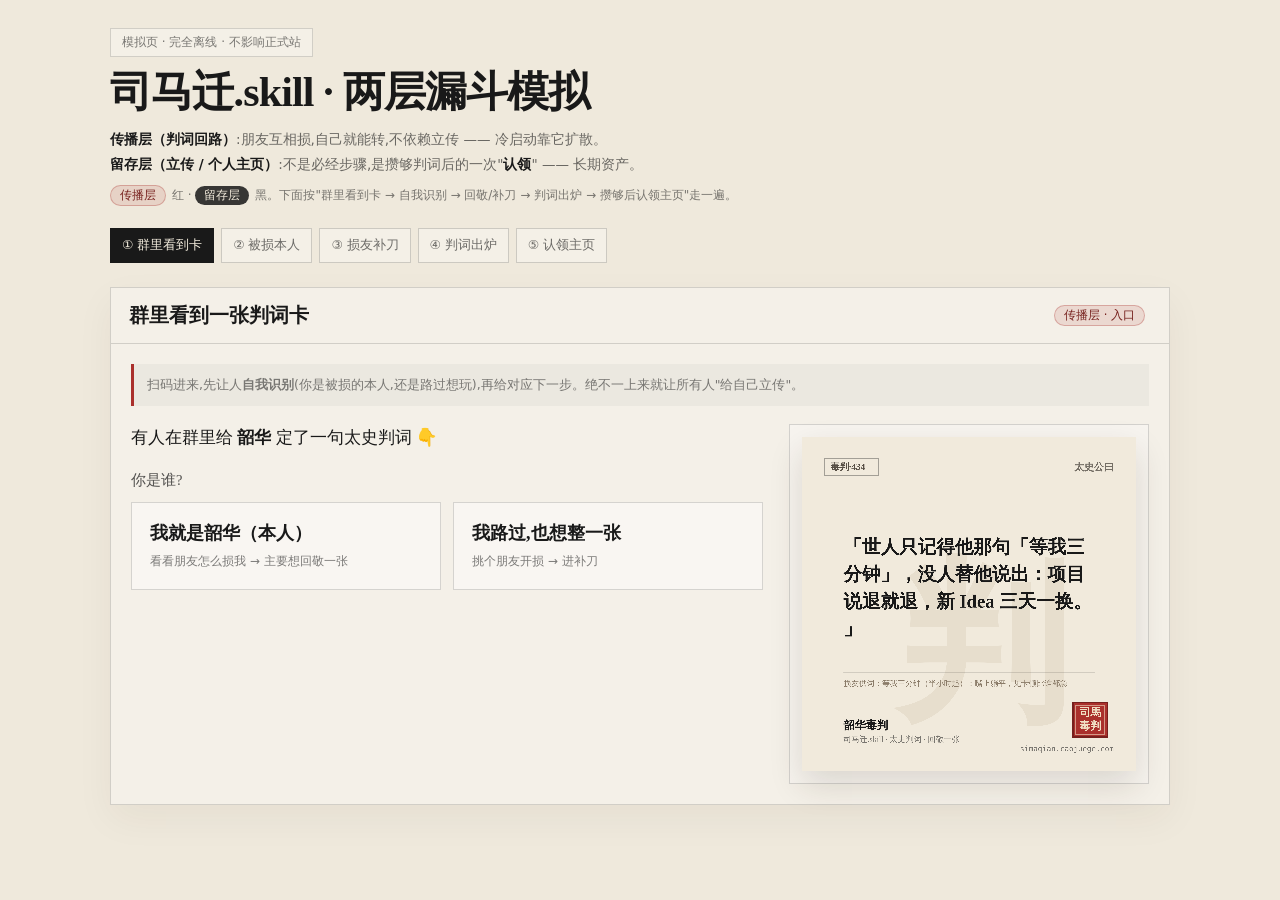
<file: lab/funnel-demo.html>
<!doctype html>
<html lang="zh-CN">
<head>
<meta charset="utf-8" />
<meta name="viewport" content="width=device-width, initial-scale=1" />
<meta name="robots" content="noindex" />
<title>司马迁.skill · 漏斗模拟（两层模型）</title>
<style>
  :root{
    --paper:#efe9dc; --ink:#191919; --muted:rgba(25,25,25,.56);
    --hair:rgba(25,25,25,.16); --red:#aa302c; --red-dark:#76201d;
    --serif:"Songti SC","STSong","Noto Serif SC","Source Han Serif SC","SimSun",serif;
    --sans:"PingFang SC","Hiragino Sans GB","Microsoft YaHei",system-ui,-apple-system,sans-serif;
  }
  *{box-sizing:border-box}
  html,body{margin:0;background:var(--paper);color:var(--ink);font-family:var(--serif)}
  .page{width:min(1060px,calc(100vw - 28px));margin:0 auto;padding:28px 0 64px}
  .badge{display:inline-block;border:1px solid var(--hair);padding:5px 11px;font-family:var(--sans);font-size:12px;color:var(--muted);background:rgba(255,255,255,.3);margin-bottom:14px}
  h1{font-size:clamp(28px,5vw,42px);line-height:1.04;margin:0 0 12px;letter-spacing:-.02em}
  .model{font-family:var(--sans);font-size:13.5px;line-height:1.85;color:rgba(25,25,25,.62);max-width:680px;margin:0 0 8px}
  .model b{color:var(--ink)}
  .layerkey{font-family:var(--sans);font-size:12px;color:var(--muted);margin:6px 0 22px}
  .pill{display:inline-block;padding:2px 9px;border-radius:999px;font-size:11.5px;font-family:var(--sans);margin-right:6px}
  .pill.spread{background:rgba(170,48,44,.12);color:var(--red-dark);border:1px solid rgba(170,48,44,.3)}
  .pill.keep{background:rgba(25,25,25,.86);color:#f3ecdd}

  .nav{display:flex;gap:7px;flex-wrap:wrap;margin-bottom:24px}
  .nav button{border:1px solid rgba(25,25,25,.18);background:rgba(255,255,255,.3);padding:8px 11px;color:rgba(25,25,25,.62);font-family:var(--sans);font-size:12.5px;cursor:pointer}
  .nav button.active{background:var(--ink);color:#f3ecdd;border-color:var(--ink)}

  .screen{display:none}.screen.active{display:block}
  .panel{border:1px solid var(--hair);background:rgba(255,255,255,.32);box-shadow:0 14px 36px rgba(50,35,16,.05)}
  .phead{padding:14px 18px;border-bottom:1px solid var(--hair);display:flex;align-items:center;justify-content:space-between;gap:12px;flex-wrap:wrap}
  .ptitle{font-size:20px;font-weight:700}
  .pbody{padding:20px}
  .anno{font-family:var(--sans);font-size:12.5px;line-height:1.8;color:rgba(25,25,25,.55);background:rgba(25,25,25,.04);border-left:3px solid rgba(25,25,25,.2);padding:10px 13px;margin:0 0 18px}
  .anno.spread{border-left-color:var(--red)}

  .row{display:grid;grid-template-columns:1fr minmax(280px,360px);gap:26px;align-items:start}
  @media (max-width:820px){.row{grid-template-columns:1fr;gap:18px}.page{width:min(100vw - 22px,560px)}}
  .stage{background:rgba(255,255,255,.28);border:1px solid var(--hair);padding:12px;display:flex;justify-content:center}
  canvas{width:100%;max-width:340px;height:auto;display:block;box-shadow:0 14px 32px rgba(50,35,16,.14)}

  .hook{font-size:17px;line-height:1.6;font-weight:700;margin:0 0 18px;padding:12px 14px;border-left:3px solid var(--red);background:rgba(170,48,44,.06)}
  .field{margin-bottom:16px}
  .label-row{display:flex;justify-content:space-between;align-items:baseline;gap:10px;margin-bottom:6px}
  .label{font-size:14.5px;color:rgba(25,25,25,.74)} .hint{font-family:var(--sans);font-size:11.5px;color:rgba(25,25,25,.42)}
  input,textarea{width:100%;border:0;border-bottom:1px solid rgba(25,25,25,.28);background:rgba(255,255,255,.45);padding:11px;color:var(--ink);font-family:var(--serif);font-size:16px;line-height:1.7;outline:none;border-radius:0}
  textarea{min-height:70px;resize:vertical}
  input:focus,textarea:focus{border-bottom-color:var(--red);background:rgba(255,255,255,.7)}

  .actions{display:flex;flex-wrap:wrap;gap:9px;margin-top:8px}
  .btn{border:1px solid rgba(25,25,25,.3);background:transparent;color:var(--ink);padding:10px 15px;cursor:pointer;font-family:var(--sans);font-size:13.5px;transition:.15s ease}
  .btn:hover{background:rgba(255,255,255,.5);transform:translateY(-1px)} .btn:active{transform:translateY(0)}
  .btn.primary{background:var(--ink);color:#f3ecdd;border-color:var(--ink)}
  .btn.red{background:var(--red);color:#f4e9d5;border-color:var(--red-dark)}
  .btn.big{font-size:15px;padding:14px 18px}
  .cta-for{font-family:var(--sans);font-size:11px;color:var(--muted);display:block;margin-bottom:3px}
  .cta-wrap{display:flex;flex-direction:column;gap:3px}

  .who{display:grid;grid-template-columns:1fr 1fr;gap:12px;margin-top:8px}
  @media (max-width:560px){.who{grid-template-columns:1fr}}
  .whocard{border:1px solid var(--hair);background:rgba(255,255,255,.4);padding:18px;cursor:pointer;transition:.15s ease}
  .whocard:hover{transform:translateY(-2px);background:rgba(255,255,255,.62)}
  .whocard b{display:block;font-size:18px;margin-bottom:6px}
  .whocard span{font-family:var(--sans);font-size:12px;color:var(--muted);line-height:1.6}

  .vlist{display:flex;flex-direction:column;gap:12px}
  .vitem{border:1px solid var(--hair);background:rgba(255,255,255,.4);padding:14px 16px}
  .vitem .q{font-size:17px;line-height:1.5;margin-bottom:7px}
  .vitem .e{font-family:var(--sans);font-size:11.5px;color:var(--muted)}
  .count{font-family:var(--sans);font-size:13px;color:var(--muted)}

  .unlock{margin-top:18px;border:1px dashed rgba(25,25,25,.32);background:rgba(25,25,25,.04);padding:16px}
  .unlock b{font-size:15px} .unlock p{font-family:var(--sans);font-size:12.5px;color:rgba(25,25,25,.6);line-height:1.7;margin:8px 0 12px}

  .home{border:1px solid var(--hair);background:rgba(255,255,255,.45);padding:22px}
  .home-name{font-size:30px;font-weight:700} .home-url{font-family:var(--sans);font-size:12px;color:var(--muted);margin:4px 0 18px}
  .home-sec{margin-bottom:20px} .home-sec-t{font-family:var(--sans);font-size:12px;letter-spacing:.08em;color:var(--muted);text-transform:uppercase;margin-bottom:10px;padding-bottom:6px;border-bottom:1px solid var(--hair)}
  .home-empty{font-family:var(--sans);font-size:13px;color:rgba(25,25,25,.55);display:flex;align-items:center;gap:10px;flex-wrap:wrap}

  .toast{position:fixed;left:50%;bottom:24px;transform:translateX(-50%) translateY(16px);opacity:0;pointer-events:none;background:var(--ink);color:#f3ecdd;padding:11px 16px;font-family:var(--sans);font-size:13px;transition:.18s ease;z-index:20;max-width:86vw;text-align:center}
  .toast.show{opacity:1;transform:translateX(-50%) translateY(0)}
</style>
</head>
<body>
<main class="page">
  <span class="badge">模拟页 · 完全离线 · 不影响正式站</span>
  <h1>司马迁.skill · 两层漏斗模拟</h1>
  <p class="model">
    <b>传播层（判词回路）</b>:朋友互相损,自己就能转,不依赖立传 —— 冷启动靠它扩散。<br>
    <b>留存层（立传 / 个人主页）</b>:不是必经步骤,是攒够判词后的一次"<b>认领</b>" —— 长期资产。
  </p>
  <p class="layerkey"><span class="pill spread">传播层</span>红 · <span class="pill keep">留存层</span>黑。下面按"群里看到卡 → 自我识别 → 回敬/补刀 → 判词出炉 → 攒够后认领主页"走一遍。</p>

  <nav class="nav">
    <button data-go="land" class="active">① 群里看到卡</button>
    <button data-go="subject">② 被损本人</button>
    <button data-go="roast">③ 损友补刀</button>
    <button data-go="result">④ 判词出炉</button>
    <button data-go="claim">⑤ 认领主页</button>
  </nav>

  <!-- ① 落地 / 身份识别 -->
  <section class="screen active" id="s-land">
    <div class="panel">
      <div class="phead"><div class="ptitle">群里看到一张判词卡</div><span class="pill spread">传播层 · 入口</span></div>
      <div class="pbody">
        <p class="anno spread">扫码进来,先让人<b>自我识别</b>(你是被损的本人,还是路过想玩),再给对应下一步。绝不一上来就让所有人"给自己立传"。</p>
        <div class="row">
          <div>
            <p style="font-size:17px;line-height:1.7;margin:0 0 18px">有人在群里给 <b>韶华</b> 定了一句太史判词 👇</p>
            <p class="label" style="margin-bottom:12px">你是谁?</p>
            <div class="who">
              <div class="whocard" data-go="subject"><b>我就是韶华（本人）</b><span>看看朋友怎么损我 → 主要想回敬一张</span></div>
              <div class="whocard" data-go="roast"><b>我路过,也想整一张</b><span>挑个朋友开损 → 进补刀</span></div>
            </div>
          </div>
          <aside><div class="stage"><canvas id="cardLand" width="2160" height="2160"></canvas></div></aside>
        </div>
      </div>
    </div>
  </section>

  <!-- ② 被损本人视角 -->
  <section class="screen" id="s-subject">
    <div class="panel">
      <div class="phead"><div class="ptitle">被损本人视角</div><span class="pill spread">传播层 · 本人</span></div>
      <div class="pbody">
        <p class="anno spread">本人的主 CTA 是「<b>回敬</b>」。「认领主页」只在<b>攒够判词后</b>才提示 —— 不在"刚被损"那一刻弹立传,因为<b>判词 ≠ 立传</b>,那时它既突兀又多余。</p>
        <p class="count">韶华,你已经被朋友定了 <b id="vcount">3</b> 条判词:</p>
        <div class="vlist" id="subjectList" style="margin:12px 0 4px"></div>

        <div class="actions" style="margin-top:18px">
          <button class="btn red big" data-go="roast">回敬定你的人一张</button>
        </div>

        <div class="unlock">
          <b>🗄 攒够 3 条,解锁:认领你的列传主页</b>
          <p>这些判词是"<b>别人写的你</b>",你还缺一版"<b>你亲笔的你</b>"。认领主页,把朋友们给的判词收进来,再补一版正史列传 —— 这才是把它们变成你资产的时刻。</p>
          <button class="btn primary" data-go="claim">认领我的主页 →</button>
        </div>
      </div>
    </div>
  </section>

  <!-- ③ 损友补刀 -->
  <section class="screen" id="s-roast">
    <div class="panel">
      <div class="phead"><div class="ptitle">损友补刀</div><span class="pill spread">传播层 · 核心动作</span></div>
      <div class="pbody">
        <p class="anno spread">2 栏输入。正式版把这两栏发给一个<b>极薄后端 → DeepSeek</b> 出那一句(成本几厘钱);这里用模板示意格式。输入全在表单里,<b>不需要对方本人的 AI 记忆</b>,所以特别适合集中式代理。</p>
        <div class="row">
          <div>
            <p class="hook">你越具体,TA 越想转发;你越客套,它越像年会颁奖词。</p>
            <div class="field">
              <div class="label-row"><span class="label">你要损谁</span><span class="hint">回敬就是定你的那个人</span></div>
              <input id="rname" value="老周" maxlength="6" />
            </div>
            <div class="field">
              <div class="label-row"><span class="label">TA 最让你受不了的口头禅</span><span class="hint">越具体越好</span></div>
              <input id="b1" value="在吗？（然后消失俩小时）" autocomplete="off" />
            </div>
            <div class="field">
              <div class="label-row"><span class="label">TA 最可爱的反差 / 隐藏 bug</span><span class="hint">当面也能说的那种</span></div>
              <textarea id="b2">嘴上说要戒手机，朋友圈半夜三点还在线</textarea>
            </div>
            <div class="actions">
              <button class="btn primary big" id="synth" data-go="result">合成判词 →</button>
            </div>
          </div>
          <aside><div class="stage"><canvas id="cardResult" width="2160" height="2160"></canvas></div></aside>
        </div>
      </div>
    </div>
  </section>

  <!-- ④ 判词出炉 -->
  <section class="screen" id="s-result">
    <div class="panel">
      <div class="phead"><div class="ptitle">判词出炉</div><span class="pill spread">传播层 · 产物</span></div>
      <div class="pbody">
        <p class="anno spread">此刻在看这屏的是<b>刚做完卡的作者</b>(你刚损了老周)。所以只有「发回群里」和「再损一个」——<b>"回敬"是接收方(被损的老周)打开卡那一侧的事(见屏②)</b>,作者不需要回敬。也不放"给自己立传"(那在攒够判词后于主页认领)。</p>
        <div class="row">
          <aside><div class="stage"><canvas id="cardResult2" width="2160" height="2160"></canvas></div></aside>
          <div>
            <div class="actions" style="flex-direction:column;align-items:stretch;gap:14px">
              <div class="cta-wrap"><span class="cta-for">主动作</span><button class="btn red big" id="download">下载 / 发回群里</button></div>
              <div class="cta-wrap"><span class="cta-for">继续传播</span><button class="btn big" data-go="roast" id="again2">再损一个朋友</button></div>
            </div>
            <p class="anno" style="margin-top:20px">回路靠两头驱动:作者「再损一个」,接收方「回敬」(屏②)。你损我、我还你,群友看了也想整。立传不在这儿抢戏。</p>
          </div>
        </div>
      </div>
    </div>
  </section>

  <!-- ⑤ 认领主页 -->
  <section class="screen" id="s-claim">
    <div class="panel">
      <div class="phead"><div class="ptitle">认领你的列传主页</div><span class="pill keep">留存层 · Personal MD</span></div>
      <div class="pbody">
        <p class="anno"><b>不是"两块并排",是一篇完整列传</b>:卷一 <b>事迹</b>(你的正史,来自你的 AI 记忆) + 卷末 <b>世人曰</b>(朋友给的判词,众人版的太史公曰)。点「生成正史」时会把卷末判词<b>喂给你的 AI</b>,让正文回应世人之评 —— 这才叫"合到一起"。<br>架构:正史走<b>零后端</b>(你的 AI);判词的收集需要<b>轻持久化</b>(按被损者 id 存 + 认领身份),这是留存层第一次需要真后端,等传播验证后再建。</p>
        <div class="home">
          <div class="home-name">韶华 · 列传</div>
          <div class="home-url">simaqian.caojuege.com/韶华</div>

          <div class="home-sec">
            <div class="home-sec-t">卷一 · 事迹（正史 · 你亲笔）</div>
            <div id="zhengshi" class="home-empty">还没有正史 <button class="btn" data-act="self">用你的 AI 生成（自动读入卷末判词并回应）</button></div>
          </div>

          <div class="home-sec">
            <div class="home-sec-t">卷末 · 世人曰（朋友给的判词 · <span id="claimCount">3</span>）</div>
            <div class="vlist" id="claimList"></div>
          </div>
        </div>
      </div>
    </div>
  </section>
</main>
<div class="toast" id="toast"></div>

<script>
(function(){
  'use strict';
  const $ = id => document.getElementById(id);
  const toastEl = $('toast');

  // 关于"韶华"已积累的判词(传播层产物 → 留存层内容)
  const VERDICTS = [
    { q:'世人只记得他那句「等我三分钟」，没人替他说出：项目说退就退，新 Idea 三天一换。', e:'损友供词：等我三分钟（半小时起）；嘴上躺平，见卡顿比谁都急' },
    { q:'一个反风口的人，把自己活成了风口最敏锐的观测站。', e:'损友供词：口称慢生活；盯 GPT/DeepSeek 如盯股票' },
    { q:'教天下立传，己传犹草稿——非谦逊，是策展人永不开幕的瘾。', e:'损友供词：催别人交稿；自己的主页填了一半' }
  ];

  /* ---------- 判词卡渲染(Canvas 2D) ---------- */
  const RATIO=2, W=1080, H=1080;
  function clean(s){ return String(s||'').replace(/\s+/g,' ').trim(); }
  function stripTail(s){ return clean(s).replace(/[。.!！；;，,]+$/,''); }
  function shorten(s,n){ const a=Array.from(String(s||'')); return a.length>n?a.slice(0,n-1).join('')+'…':a.join(''); }
  function hash(seed){ let h=2166136261; for(const c of String(seed)){ h^=c.charCodeAt(0); h=Math.imul(h,16777619);} return Math.abs(h); }
  function vol(seed){ return String(hash(seed)%899+100); }

  let tplOffset=0;
  function buildLine(name,b1,b2){
    const q=stripTail(b1).replace(/[（(].*$/,'').trim()||'等我三分钟';
    const fc=stripTail(b2)||'想法太多，三天换一个新坑';
    const tpls=[
      `世人只记得他那句「${q}」，没人替他说出：${fc}。`,
      `${name}最大的破绽，不是「${q}」，是${fc}。`,
      `嘴上「${q}」，身体却很诚实——${fc}。`,
      `别信他那句「${q}」。真相是，${fc}。`,
      `一个把「${q}」挂在嘴边的人，偏偏${fc}。这才是他。`
    ];
    return tpls[(hash(name+b1+b2)+tplOffset)%tpls.length];
  }

  function wrap(ctx,text,maxW,maxLines){
    const toks=String(text||'').match(/[A-Za-z0-9_.:#%+\-]+|\s+|./gu)||[];
    const lines=[]; let line='';
    const push=()=>{ if(line.trim()) lines.push(line.trim()); line=''; };
    for(const t of toks){
      const cand=line+t;
      if(ctx.measureText(cand).width<=maxW){ line=cand; continue; }
      if(line) push();
      if(!/^\s+$/.test(t)) line=t;
      if(maxLines&&lines.length>=maxLines) break;
    }
    if(line&&(!maxLines||lines.length<maxLines)) push();
    if(maxLines&&lines.length===maxLines){
      let last=lines[maxLines-1];
      while(last&&ctx.measureText(last+'…').width>maxW) last=last.slice(0,-1);
      if(last&&text.trim()!==lines.join('').trim()) lines[maxLines-1]=last+'…';
    }
    return lines;
  }

  function seal(ctx,x,y,s){
    ctx.save();
    ctx.fillStyle='#aa302c'; ctx.fillRect(x,y,s,s);
    ctx.strokeStyle='#76201d'; ctx.lineWidth=5; ctx.strokeRect(x+2,y+2,s-4,s-4);
    ctx.strokeStyle='rgba(240,223,196,.6)'; ctx.lineWidth=3; ctx.strokeRect(x+11,y+11,s-22,s-22);
    ctx.fillStyle='#f0dfc4'; ctx.textAlign='center'; ctx.textBaseline='middle';
    ctx.font=`700 ${Math.round(s*.3)}px "Songti SC","STSong",serif`;
    ctx.fillText('司馬',x+s/2,y+s*.32); ctx.fillText('毒判',x+s/2,y+s*.7);
    ctx.restore();
  }

  function drawVerdict(canvas,data){
    if(!canvas) return;
    const ctx=canvas.getContext('2d');
    ctx.setTransform(RATIO,0,0,RATIO,0,0);
    ctx.clearRect(0,0,W,H);
    ctx.fillStyle='#f1eadc'; ctx.fillRect(0,0,W,H);
    ctx.save();
    ctx.fillStyle='rgba(132,104,61,.09)'; ctx.font='900 560px "Songti SC","STSong",serif';
    ctx.textAlign='center'; ctx.textBaseline='middle'; ctx.fillText('判',W*.54,H*.66); ctx.restore();
    ctx.save();
    ctx.strokeStyle='rgba(25,25,25,.36)'; ctx.lineWidth=2; ctx.strokeRect(72,70,176,54);
    ctx.fillStyle='#574f45'; ctx.font='600 30px "Songti SC","STSong",serif';
    ctx.textAlign='left'; ctx.textBaseline='middle'; ctx.fillText(`毒判·${data.vol}`,92,98);
    ctx.fillStyle='#756f66'; ctx.font='600 32px "Songti SC","STSong",serif';
    ctx.textAlign='right'; ctx.fillText('太史公曰',W-72,99); ctx.restore();
    ctx.save();
    ctx.fillStyle='#191919'; ctx.font='700 60px "Songti SC","STSong",serif';
    ctx.textAlign='left'; ctx.textBaseline='top';
    const lineH=88, maxLines=5;
    const lines=wrap(ctx,`「${data.line}」`,806,maxLines);
    const zT=300, zB=712;
    let y=Math.max(zT,(zT+zB)/2-(lines.length*lineH)/2);
    for(const ln of lines){ ctx.fillText(ln,134,y); y+=lineH; }
    ctx.restore();
    ctx.save();
    ctx.fillStyle='rgba(25,25,25,.14)'; ctx.fillRect(134,760,W-268,3);
    ctx.fillStyle='#8a7b68'; ctx.font='500 25px "Songti SC","STSong",serif';
    ctx.textAlign='left'; ctx.textBaseline='top';
    let ey=786; for(const ln of wrap(ctx,data.ev,812,2)){ ctx.fillText(ln,134,ey); ey+=37; }
    ctx.restore();
    ctx.save();
    ctx.fillStyle='#191919'; ctx.font='700 36px "Songti SC","STSong",serif';
    ctx.textAlign='left'; ctx.fillText(`${data.name}毒判`,134,944);
    ctx.fillStyle='rgba(25,25,25,.56)'; ctx.font='500 26px "Songti SC","STSong",serif';
    ctx.fillText('司马迁.skill · 太史判词 · 回敬一张',134,986);
    ctx.font='500 24px ui-monospace,Menlo,monospace'; ctx.textAlign='right';
    ctx.fillText('simaqian.caojuege.com',W-72,1016); ctx.restore();
    seal(ctx,W-206,856,116);
  }

  function resultData(){
    const name=clean($('rname').value)||'某某';
    return {
      name,
      line:buildLine(name,$('b1').value,$('b2').value),
      ev:`损友供词：${shorten(stripTail($('b1').value)||'—',16)}；${shorten(stripTail($('b2').value)||'—',18)}`,
      vol:vol(name+$('b1').value+$('b2').value)
    };
  }
  function renderResult(){ const d=resultData(); drawVerdict($('cardResult'),d); drawVerdict($('cardResult2'),d); }

  /* ---------- 列表渲染 ---------- */
  function fillList(el){
    if(!el) return;
    el.innerHTML=VERDICTS.map(v=>`<div class="vitem"><div class="q">「${v.q}」</div><div class="e">${v.e}</div></div>`).join('');
  }

  /* ---------- 屏幕切换 ---------- */
  function showScreen(name){
    document.querySelectorAll('.screen').forEach(s=>s.classList.toggle('active',s.id===`s-${name}`));
    document.querySelectorAll('.nav button').forEach(b=>b.classList.toggle('active',b.dataset.go===name));
    if(name==='result') renderResult();
    if(name==='land') drawVerdict($('cardLand'),{ name:'韶华', line:VERDICTS[0].q, ev:VERDICTS[0].e, vol:vol('韶华-land') });
    window.scrollTo({top:0,behavior:'smooth'});
  }
  document.querySelectorAll('[data-go]').forEach(el=>el.addEventListener('click',()=>showScreen(el.dataset.go)));

  function toast(m){ toastEl.textContent=m; toastEl.classList.add('show'); clearTimeout(toast._t); toast._t=setTimeout(()=>toastEl.classList.remove('show'),2400); }

  async function download(){
    const c=$('cardResult2'); const blob=await new Promise(r=>c.toBlob(r,'image/png',0.96)); if(!blob) return;
    const url=URL.createObjectURL(blob); const a=document.createElement('a');
    a.href=url; a.download=`taishi-${clean($('rname').value)||'verdict'}.png`;
    document.body.appendChild(a); a.click(); a.remove(); setTimeout(()=>URL.revokeObjectURL(url),1000);
  }

  ['rname','b1','b2'].forEach(id=>$(id).addEventListener('input',renderResult));
  $('synth').addEventListener('click',()=>{ tplOffset++; renderResult(); });
  $('download').addEventListener('click',download);
  document.querySelectorAll('[data-act="self"]').forEach(b=>b.addEventListener('click',()=>{
    const z=$('zhengshi');
    if(z){
      z.className='';
      z.innerHTML='<div style="font-family:var(--serif);font-size:15.5px;line-height:1.95;color:var(--ink)">韶华者，华夏人也。少习语言之事，后入翻译、机器翻译与产品诸业；逢 AI 之兴，去其执事，自结草诀歌之社，聚非技术之士，授以 AI 为笔。<br>世人讥其「反风口却最怕错过」「教人立传，己传犹草稿」——其不辩，曰：策源者未必先成己。</div>'
        +'<div style="font-family:var(--sans);font-size:11.5px;color:var(--muted);margin-top:10px">↑ 示意:正史由你的 AI 写,已读入卷末「世人曰」三条并作回应 —— 正史与判词就此合成一篇列传。</div>';
    }
    toast('零后端:把卷末判词作为"世人评价"喂给你的 AI,它写正史时回应这些评价,正史与判词合成一篇列传。');
  }));

  /* init */
  fillList($('subjectList')); fillList($('claimList'));
  $('vcount').textContent=VERDICTS.length; $('claimCount').textContent=VERDICTS.length;
  renderResult();
  showScreen('land');
})();
</script>
</body>
</html>
</file>
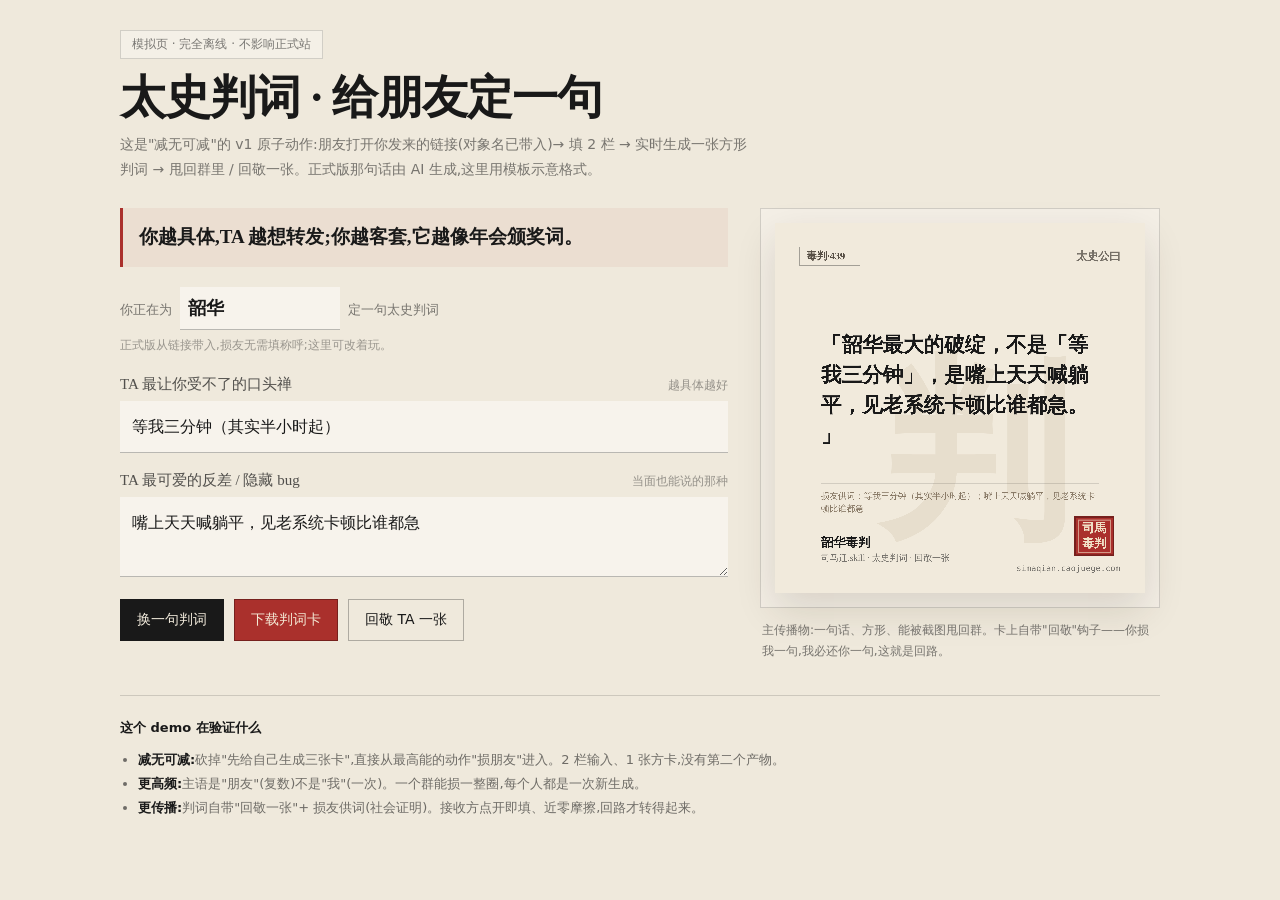
<file: lab/taishi-verdict.html>
<!doctype html>
<html lang="zh-CN">
<head>
<meta charset="utf-8" />
<meta name="viewport" content="width=device-width, initial-scale=1" />
<meta name="robots" content="noindex" />
<title>太史判词 · 给朋友定一句（模拟）</title>
<style>
  :root{
    --paper:#efe9dc; --ink:#191919; --muted:rgba(25,25,25,.56);
    --hair:rgba(25,25,25,.16); --red:#aa302c; --red-dark:#76201d;
    --serif:"Songti SC","STSong","Noto Serif SC","Source Han Serif SC","SimSun",serif;
    --sans:"PingFang SC","Hiragino Sans GB","Microsoft YaHei",system-ui,-apple-system,sans-serif;
    --mono:ui-monospace,SFMono-Regular,Menlo,Consolas,monospace;
  }
  *{box-sizing:border-box}
  html,body{margin:0;background:var(--paper);color:var(--ink);font-family:var(--serif)}
  .page{width:min(1040px,calc(100vw - 28px));margin:0 auto;padding:30px 0 60px}
  .badge{display:inline-block;border:1px solid var(--hair);padding:5px 11px;font-family:var(--sans);font-size:12px;color:var(--muted);background:rgba(255,255,255,.3);margin-bottom:16px}
  h1{font-size:clamp(30px,5vw,46px);line-height:1.02;margin:0 0 10px;letter-spacing:-.02em}
  .sub{font-family:var(--sans);color:var(--muted);font-size:14px;line-height:1.8;max-width:640px;margin:0 0 26px}
  .grid{display:grid;grid-template-columns:1fr minmax(300px,400px);gap:32px;align-items:start}
  @media (max-width:860px){.grid{grid-template-columns:1fr;gap:22px}.page{width:min(100vw - 22px,560px)}}

  .hook{font-family:var(--serif);font-size:19px;line-height:1.6;font-weight:700;margin:0 0 20px;padding:14px 16px;border-left:3px solid var(--red);background:rgba(170,48,44,.06)}
  .field{margin-bottom:18px}
  .label-row{display:flex;justify-content:space-between;align-items:baseline;gap:10px;margin-bottom:7px}
  .label{font-size:15px;color:rgba(25,25,25,.74)}
  .hint{font-family:var(--sans);font-size:12px;color:rgba(25,25,25,.42)}
  input,textarea{width:100%;border:0;border-bottom:1px solid rgba(25,25,25,.28);background:rgba(255,255,255,.45);padding:12px;color:var(--ink);font-family:var(--serif);font-size:16px;line-height:1.7;outline:none;border-radius:0}
  textarea{min-height:78px;resize:vertical}
  input:focus,textarea:focus{border-bottom-color:var(--red);background:rgba(255,255,255,.7)}
  .subject{display:flex;align-items:baseline;gap:8px;margin-bottom:22px;flex-wrap:wrap}
  .subject .for{font-family:var(--sans);font-size:13px;color:var(--muted)}
  .subject input{max-width:160px;font-weight:700;font-size:18px;padding:6px 8px}
  .note{font-family:var(--sans);font-size:11.5px;color:rgba(25,25,25,.4)}

  .actions{display:flex;flex-wrap:wrap;gap:10px;margin-top:6px}
  .btn{border:1px solid rgba(25,25,25,.3);background:transparent;color:var(--ink);padding:11px 16px;cursor:pointer;font-family:var(--sans);font-size:14px;transition:.15s ease}
  .btn:hover{background:rgba(255,255,255,.5);transform:translateY(-1px)}
  .btn.primary{background:var(--ink);color:#f3ecdd;border-color:var(--ink)}
  .btn.red{background:var(--red);color:#f4e9d5;border-color:var(--red-dark)}
  .btn:active{transform:translateY(0)}

  .stage{background:rgba(255,255,255,.28);border:1px solid var(--hair);padding:14px;display:flex;justify-content:center}
  #card{width:100%;max-width:372px;height:auto;display:block;box-shadow:0 16px 38px rgba(50,35,16,.14)}
  .cardcap{font-family:var(--sans);font-size:12px;color:var(--muted);line-height:1.7;margin:12px 2px 0}

  .explain{margin-top:34px;border-top:1px solid var(--hair);padding-top:20px;font-family:var(--sans);font-size:13px;line-height:1.85;color:rgba(25,25,25,.6)}
  .explain b{color:var(--ink)}
  .explain ul{margin:8px 0 0;padding-left:18px}

  .toast{position:fixed;left:50%;bottom:24px;transform:translateX(-50%) translateY(16px);opacity:0;pointer-events:none;background:var(--ink);color:#f3ecdd;padding:11px 16px;font-family:var(--sans);font-size:13px;border-radius:2px;transition:.18s ease;z-index:20;max-width:84vw;text-align:center}
  .toast.show{opacity:1;transform:translateX(-50%) translateY(0)}
</style>
</head>
<body>
<main class="page">
  <span class="badge">模拟页 · 完全离线 · 不影响正式站</span>
  <h1>太史判词 · 给朋友定一句</h1>
  <p class="sub">这是"减无可减"的 v1 原子动作:朋友打开你发来的链接(对象名已带入)→ 填 2 栏 → 实时生成一张方形判词 → 甩回群里 / 回敬一张。正式版那句话由 AI 生成,这里用模板示意格式。</p>

  <div class="grid">
    <section>
      <p class="hook">你越具体,TA 越想转发;你越客套,它越像年会颁奖词。</p>

      <div class="subject">
        <span class="for">你正在为</span>
        <input id="name" value="韶华" maxlength="6" aria-label="对象称呼" />
        <span class="for">定一句太史判词</span>
        <div class="note" style="flex-basis:100%">正式版从链接带入,损友无需填称呼;这里可改着玩。</div>
      </div>

      <div class="field">
        <div class="label-row"><span class="label">TA 最让你受不了的口头禅</span><span class="hint">越具体越好</span></div>
        <input id="b1" value="等我三分钟（其实半小时起）" autocomplete="off" />
      </div>

      <div class="field">
        <div class="label-row"><span class="label">TA 最可爱的反差 / 隐藏 bug</span><span class="hint">当面也能说的那种</span></div>
        <textarea id="b2">嘴上天天喊躺平，见老系统卡顿比谁都急</textarea>
      </div>

      <div class="actions">
        <button class="btn primary" id="reroll" type="button">换一句判词</button>
        <button class="btn red" id="download" type="button">下载判词卡</button>
        <button class="btn" id="back" type="button">回敬 TA 一张</button>
      </div>
    </section>

    <aside>
      <div class="stage"><canvas id="card" width="2160" height="2160" aria-label="太史判词预览"></canvas></div>
      <p class="cardcap">主传播物:一句话、方形、能被截图甩回群。卡上自带"回敬"钩子——你损我一句,我必还你一句,这就是回路。</p>
    </aside>
  </div>

  <div class="explain">
    <b>这个 demo 在验证什么</b>
    <ul>
      <li><b>减无可减:</b>砍掉"先给自己生成三张卡",直接从最高能的动作"损朋友"进入。2 栏输入、1 张方卡,没有第二个产物。</li>
      <li><b>更高频:</b>主语是"朋友"(复数)不是"我"(一次)。一个群能损一整圈,每个人都是一次新生成。</li>
      <li><b>更传播:</b>判词自带"回敬一张"+ 损友供词(社会证明)。接收方点开即填、近零摩擦,回路才转得起来。</li>
    </ul>
  </div>
</main>
<div class="toast" id="toast"></div>

<script>
(function(){
  'use strict';
  const $ = id => document.getElementById(id);
  const els = { name:$('name'), b1:$('b1'), b2:$('b2'), card:$('card'),
    reroll:$('reroll'), download:$('download'), back:$('back'), toast:$('toast') };
  const RATIO = 2, W = 1080, H = 1080;
  let tplOffset = 0;

  function clean(s){ return String(s||'').replace(/\s+/g,' ').trim(); }
  function stripTail(s){ return clean(s).replace(/[。.!！；;，,]+$/,''); }
  function shorten(s,n){ const a=Array.from(String(s||'')); return a.length>n ? a.slice(0,n-1).join('')+'…' : a.join(''); }
  function hash(seed){ let h=2166136261; for(const c of String(seed)){ h^=c.charCodeAt(0); h=Math.imul(h,16777619);} return Math.abs(h); }
  function vol(seed){ return String(hash(seed)%899+100); }

  // 模板示意"反转/坦白",不是"总结"。正式版由 AI 生成。
  function buildLine(name, b1, b2){
    const q = stripTail(b1).replace(/[（(].*$/,'').trim() || '等我三分钟';
    const fc = stripTail(b2) || '想法太多，三天换一个新坑';
    const tpls = [
      `世人只记得他那句「${q}」，没人替他说出：${fc}。`,
      `${name}最大的破绽，不是「${q}」，是${fc}。`,
      `嘴上「${q}」，身体却很诚实——${fc}。`,
      `别信他那句「${q}」。真相是，${fc}。`,
      `一个把「${q}」挂在嘴边的人，偏偏${fc}。这才是他。`
    ];
    const base = hash(name + b1 + b2);
    return tpls[(base + tplOffset) % tpls.length];
  }

  function wrap(ctx, text, maxW, maxLines){
    const toks = String(text||'').match(/[A-Za-z0-9_.:#%+\-]+|\s+|./gu) || [];
    const lines = []; let line = '';
    const push = () => { if(line.trim()) lines.push(line.trim()); line=''; };
    for(const t of toks){
      const cand = line + t;
      if(ctx.measureText(cand).width <= maxW){ line = cand; continue; }
      if(line) push();
      if(!/^\s+$/.test(t)) line = t;
      if(maxLines && lines.length >= maxLines) break;
    }
    if(line && (!maxLines || lines.length < maxLines)) push();
    if(maxLines && lines.length === maxLines){
      let last = lines[maxLines-1];
      while(last && ctx.measureText(last+'…').width > maxW) last = last.slice(0,-1);
      if(last && text.trim() !== lines.join('').trim()) lines[maxLines-1] = last + '…';
    }
    return lines;
  }

  function seal(ctx,x,y,s){
    ctx.save();
    ctx.fillStyle='#aa302c'; ctx.fillRect(x,y,s,s);
    ctx.strokeStyle='#76201d'; ctx.lineWidth=5; ctx.strokeRect(x+2,y+2,s-4,s-4);
    ctx.strokeStyle='rgba(240,223,196,.6)'; ctx.lineWidth=3; ctx.strokeRect(x+11,y+11,s-22,s-22);
    ctx.fillStyle='#f0dfc4'; ctx.textAlign='center'; ctx.textBaseline='middle';
    ctx.font=`700 ${Math.round(s*.3)}px "Songti SC","STSong",serif`;
    ctx.fillText('司馬', x+s/2, y+s*.32);
    ctx.fillText('毒判', x+s/2, y+s*.7);
    ctx.restore();
  }

  function render(){
    const name = clean(els.name.value) || '某某';
    const line = buildLine(name, els.b1.value, els.b2.value);
    const ev = `损友供词：${shorten(stripTail(els.b1.value)||'—',16)}；${shorten(stripTail(els.b2.value)||'—',18)}`;
    const v = vol(name + els.b1.value + els.b2.value);

    const c = els.card, ctx = c.getContext('2d');
    ctx.setTransform(RATIO,0,0,RATIO,0,0);
    ctx.clearRect(0,0,W,H);
    ctx.fillStyle='#f1eadc'; ctx.fillRect(0,0,W,H);

    // 水印大字
    ctx.save();
    ctx.fillStyle='rgba(132,104,61,.09)';
    ctx.font='900 560px "Songti SC","STSong",serif';
    ctx.textAlign='center'; ctx.textBaseline='middle';
    ctx.fillText('判', W*.54, H*.66);
    ctx.restore();

    // 顶栏:卷号 + 太史公曰
    ctx.save();
    ctx.strokeStyle='rgba(25,25,25,.36)'; ctx.lineWidth=2; ctx.strokeRect(72,70,176,54);
    ctx.fillStyle='#574f45'; ctx.font='600 30px "Songti SC","STSong",serif';
    ctx.textAlign='left'; ctx.textBaseline='middle'; ctx.fillText(`毒判·${v}`, 92, 98);
    ctx.fillStyle='#756f66'; ctx.font='600 32px "Songti SC","STSong",serif';
    ctx.textAlign='right'; ctx.fillText('太史公曰', W-72, 99);
    ctx.restore();

    // 判词正文(垂直居中于 [300,710])
    ctx.save();
    ctx.fillStyle='#191919'; ctx.font='700 60px "Songti SC","STSong",serif';
    ctx.textAlign='left'; ctx.textBaseline='top';
    const lineH = 88, maxLines = 5;
    const lines = wrap(ctx, `「${line}」`, 806, maxLines);
    const zoneTop = 300, zoneBot = 712;
    let y = Math.max(zoneTop, (zoneTop+zoneBot)/2 - (lines.length*lineH)/2);
    for(const ln of lines){ ctx.fillText(ln, 134, y); y += lineH; }
    ctx.restore();

    // 供词
    ctx.save();
    ctx.fillStyle='rgba(25,25,25,.14)'; ctx.fillRect(134, 760, W-268, 3);
    ctx.fillStyle='#8a7b68'; ctx.font='500 25px "Songti SC","STSong",serif';
    ctx.textAlign='left'; ctx.textBaseline='top';
    const evLines = wrap(ctx, ev, 812, 2);
    let ey = 786; for(const ln of evLines){ ctx.fillText(ln, 134, ey); ey += 37; }
    ctx.restore();

    // 底栏
    ctx.save();
    ctx.fillStyle='#191919'; ctx.font='700 36px "Songti SC","STSong",serif';
    ctx.textAlign='left'; ctx.textBaseline='alphabetic';
    ctx.fillText(`${name}毒判`, 134, 944);
    ctx.fillStyle='rgba(25,25,25,.56)'; ctx.font='500 26px "Songti SC","STSong",serif';
    ctx.fillText('司马迁.skill · 太史判词 · 回敬一张', 134, 986);
    ctx.font='500 24px ui-monospace,Menlo,monospace'; ctx.textAlign='right';
    ctx.fillText('simaqian.caojuege.com', W-72, 1016);
    ctx.restore();

    seal(ctx, W-206, 856, 116);
  }

  function toast(msg){ els.toast.textContent = msg; els.toast.classList.add('show'); clearTimeout(toast._t); toast._t = setTimeout(()=>els.toast.classList.remove('show'), 2000); }

  async function download(){
    const blob = await new Promise(r => els.card.toBlob(r, 'image/png', 0.96));
    if(!blob) return;
    const url = URL.createObjectURL(blob);
    const a = document.createElement('a');
    a.href = url; a.download = `taishi-${clean(els.name.value)||'verdict'}.png`;
    document.body.appendChild(a); a.click(); a.remove();
    setTimeout(()=>URL.revokeObjectURL(url), 1000);
  }

  [els.name, els.b1, els.b2].forEach(el => el.addEventListener('input', render));
  els.reroll.addEventListener('click', () => { tplOffset++; render(); });
  els.download.addEventListener('click', download);
  els.back.addEventListener('click', () => {
    toast('回敬流程:把链接发回给 TA,TA 填 2 栏就能回你一张。这里帮你清空,换个人再损。');
    els.name.value=''; els.b1.value=''; els.b2.value=''; tplOffset=0;
    els.name.focus(); render();
  });
  render();
})();
</script>
</body>
</html>
</file>
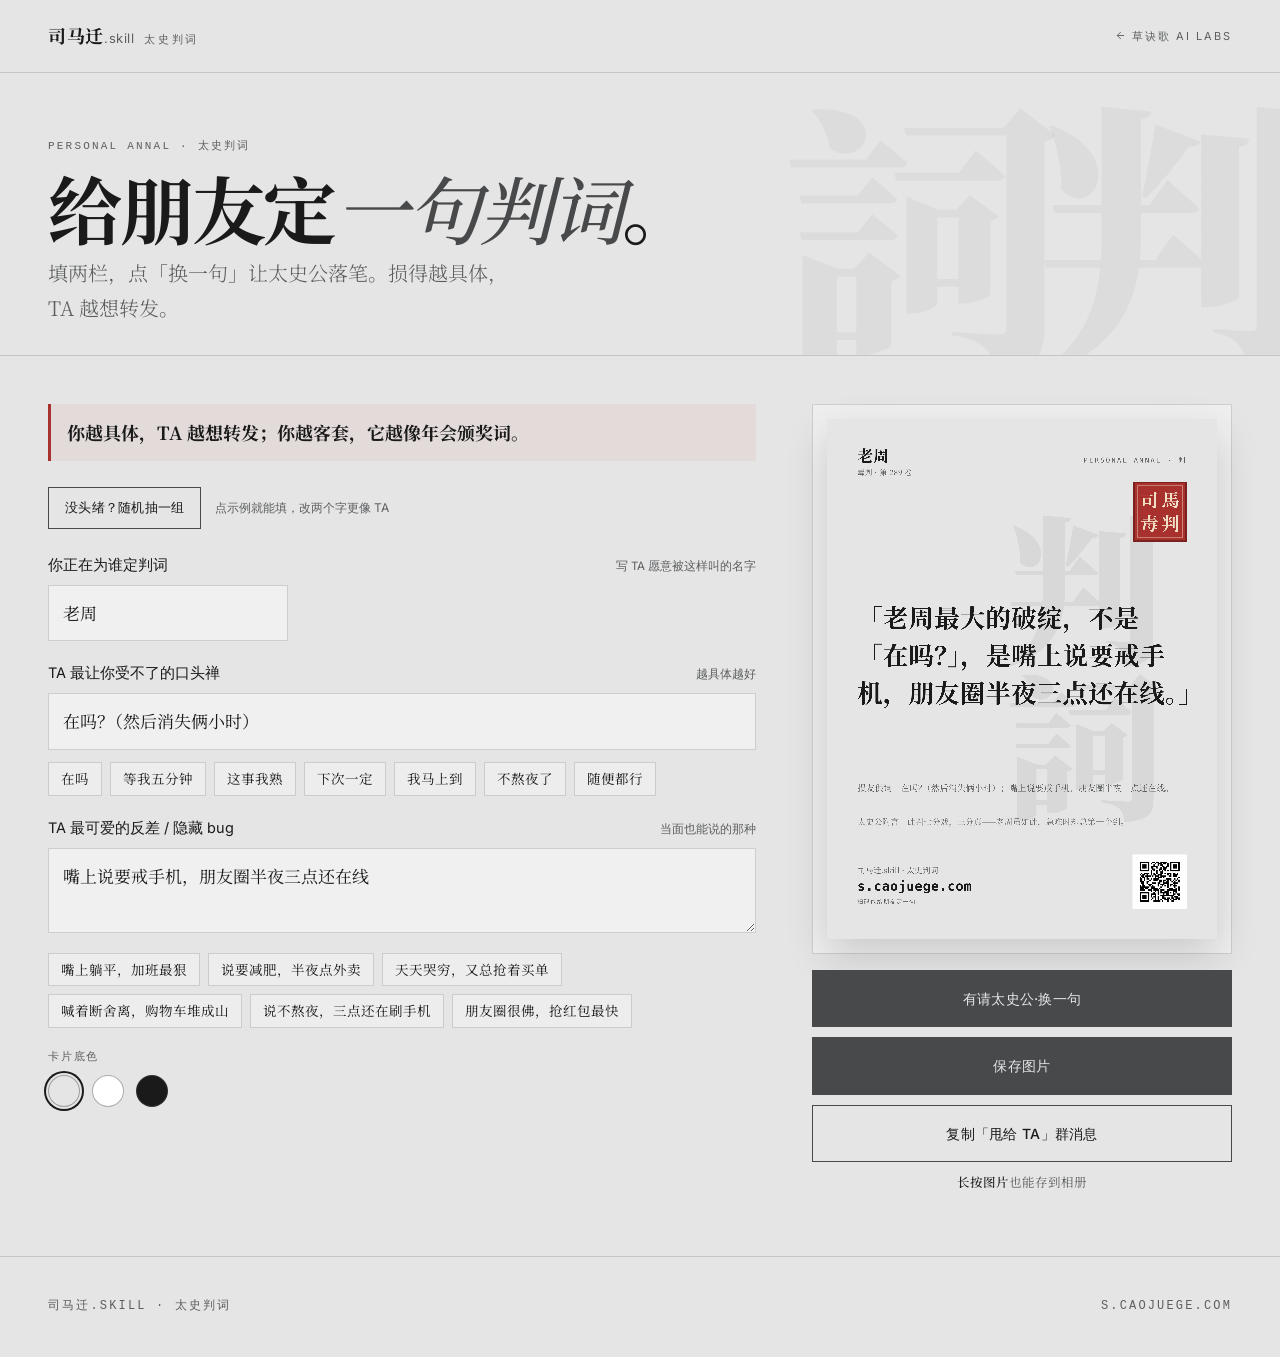
<file: landing-b/create.html>
<!doctype html>
<html lang="zh-CN">
<head>
<meta charset="utf-8" />
<meta name="viewport" content="width=device-width, initial-scale=1, viewport-fit=cover" />
<title>给朋友定一句 · 太史判词</title>
<meta name="robots" content="noindex" />
<link rel="preconnect" href="https://fonts.googleapis.com">
<link rel="preconnect" href="https://fonts.gstatic.com" crossorigin>
<link href="https://fonts.googleapis.com/css2?family=Inter:wght@300;400;500;600;700&family=Noto+Serif+SC:wght@400;500;700;900&display=swap" rel="stylesheet">
<link rel="stylesheet" href="./app.css">
</head>
<body>

<nav class="nav">
  <div class="nav-inner">
    <div class="lockup"><a href="./index.html" class="mark">司马迁<span class="dot">.skill</span></a><span class="tag">太史判词</span></div>
    <a class="nav-back" href="https://www.caojuege.com/" target="_blank" rel="noopener">
      <svg class="ico" viewBox="0 0 24 24"><path d="m12 19-7-7 7-7"/><path d="M19 12H5"/></svg>
      草诀歌 AI Labs
    </a>
  </div>
</nav>

<section class="hero" style="padding-bottom:30px">
  <div class="hero-wm">判詞</div>
  <div class="container">
    <div class="eyebrow">Personal Annal · 太史判词</div>
    <h1 style="margin-bottom:10px">给朋友定<em>一句判词</em>。</h1>
    <p class="lead" style="margin-bottom:0">填两栏，点「换一句」让太史公落笔。损得越具体，TA 越想转发。</p>
  </div>
</section>

<div class="flow">
  <div class="container">
    <div class="recall" id="recall"></div>
    <div class="flow-grid">
      <section class="controls">
        <p class="hook">你越具体，TA 越想转发；你越客套，它越像年会颁奖词。</p>
        <div class="dice-row">
          <button class="btn ghost" id="dice" type="button">没头绪？随机抽一组</button>
          <span class="dice-hint">点示例就能填，改两个字更像 TA</span>
        </div>

        <div class="field">
          <div class="label-row"><span class="label">你正在为谁定判词</span><span class="hint">写 TA 愿意被这样叫的名字</span></div>
          <input id="name" value="老周" maxlength="8" autocomplete="off" style="max-width:240px" />
        </div>

        <div class="field">
          <div class="label-row"><span class="label">TA 最让你受不了的口头禅</span><span class="hint">越具体越好</span></div>
          <input id="b1" value="在吗？（然后消失俩小时）" autocomplete="off" />
          <div class="chips" id="chips-b1"></div>
        </div>

        <div class="field">
          <div class="label-row"><span class="label">TA 最可爱的反差 / 隐藏 bug</span><span class="hint">当面也能说的那种</span></div>
          <textarea id="b2">嘴上说要戒手机，朋友圈半夜三点还在线</textarea>
          <div class="chips" id="chips-b2"></div>
        </div>

        <div class="field">
          <span class="ctl-label">卡片底色</span>
          <div class="swatch" id="swatch">
            <button data-v="a" class="on" type="button" title="灰底·正典"></button>
            <button data-v="b" type="button" title="白纸·判书"></button>
            <button data-v="c" type="button" title="黑底·夜判"></button>
          </div>
        </div>
      </section>

      <aside class="stage">
        <div class="stage-frame"><canvas id="card" class="vcard" width="2160" height="2880" aria-label="太史判词预览"></canvas></div>
        <div class="cta-stack">
          <button class="btn" id="reroll">有请太史公·换一句</button>
          <button class="btn" id="download">保存图片</button>
          <button class="btn ghost" id="copyMsg">复制「甩给 TA」群消息</button>
        </div>
        <div class="savehint"><b>长按图片</b>也能存到相册</div>
      </aside>
    </div>
  </div>
</div>

<footer class="foot">
  <div class="container">
    <div class="foot-inner"><span>司马迁.skill · 太史判词</span><span>s.caojuege.com</span></div>
  </div>
</footer>
<div class="toast" id="toast"></div>

<script src="./verdict-card.js"></script>
<script>
(function(){
  var $=function(id){return document.getElementById(id);};
  var val=function(id){return $(id).value;};
  var toastEl=$('toast');
  function toast(m,ms){toastEl.textContent=m;toastEl.classList.add('show');clearTimeout(toast._t);toast._t=setTimeout(function(){toastEl.classList.remove('show');},ms||2800);}

  var variant='a', off=0, aiLines=[], aiIdx=0, aiKey='', shownLine='';
  function inputsKey(){return val('name')+'|'+val('b1')+'|'+val('b2');}
  function aiActive(){return aiKey===inputsKey() && aiLines.length>0 && aiIdx<aiLines.length;}
  function redraw(){
    var line = aiActive()? aiLines[aiIdx] : null;
    var d = VerdictCard.buildData({name:val('name'),b1:val('b1'),b2:val('b2'),off:off,line:line,variant:variant});
    VerdictCard.draw($('card'), d); shownLine=d.line;
  }

  // 输入：清掉 AI 缓存，回到模板实时预览
  ['name','b1','b2'].forEach(function(id){$(id).addEventListener('input',function(){ aiLines=[]; redraw(); clearChipSel(id); });});

  // 底色 swatch
  $('swatch').addEventListener('click',function(e){
    var b=e.target.closest('button'); if(!b) return;
    [].forEach.call(this.children,function(c){c.classList.remove('on');});
    b.classList.add('on'); variant=b.getAttribute('data-v'); redraw();
  });

  // 换一句：AI 一次返回3句，先本地切，切完再调；失败回退模板
  var gen=$('reroll');
  gen.addEventListener('click',function(){
    if(aiActive() && aiIdx < aiLines.length-1){ aiIdx++; redraw(); return; }
    var label=gen.textContent; gen.disabled=true; gen.textContent='太史公落笔中…';
    fetch('/api/verdict',{method:'POST',headers:{'content-type':'application/json'},body:JSON.stringify({name:val('name'),b1:val('b1'),b2:val('b2')})})
      .then(function(r){return r.json();})
      .then(function(j){
        var ls=(j&&j.lines)||(j&&j.line?[j.line]:null);
        if(!ls||!ls.length) throw new Error(j&&j.error||'no_line');
        aiLines=ls; aiIdx=0; aiKey=inputsKey(); redraw();
      })
      .catch(function(){ off++; aiLines=[]; redraw(); toast('太史公一时走神，先用模板写一句（接上 DeepSeek 后即真）。'); })
      .finally(function(){ gen.disabled=false; gen.textContent=label; });
  });

  $('download').addEventListener('click',function(){ VerdictCard.download($('card'),'taishi-'+(VerdictCard.clean(val('name'))||'verdict')+'.png'); });

  function recallURL(){ return location.origin+location.pathname+'?from='+encodeURIComponent(VerdictCard.clean(val('name'))||'某君'); }
  function copy(text,ok){ if(navigator.clipboard&&navigator.clipboard.writeText){ navigator.clipboard.writeText(text).then(function(){toast(ok);}).catch(function(){toast('复制失败，请手动选择');}); } else { var t=document.createElement('textarea'); t.value=text; document.body.appendChild(t); t.select(); try{document.execCommand('copy');toast(ok);}catch(e){toast('复制失败，请手动选择');} t.remove(); } }
  $('copyMsg').addEventListener('click',function(){
    var who=VerdictCard.clean(val('name'))||'TA';
    var msg='@'+who+' 太史公给你下了判词：\n「'+shownLine+'」\n不服？扫码回敬我一张 👉 '+recallURL();
    copy(msg,'已复制群消息，去群里 @TA');
  });

  // 示例气泡（点选=黑底，并填入字段）
  var CHIPS_B1=['在吗','等我五分钟','这事我熟','下次一定','我马上到','不熬夜了','随便都行'];
  var CHIPS_B2=['嘴上躺平，加班最狠','说要减肥，半夜点外卖','天天哭穷，又总抢着买单','喊着断舍离，购物车堆成山','说不熬夜，三点还在刷手机','朋友圈很佛，抢红包最快'];
  var PRESETS=[{name:'老周',b1:'等我五分钟',b2:'每次都迟到，还总怪路上堵'},{name:'阿强',b1:'这事我熟',b2:'吹得最响，干得最少'},{name:'室友',b1:'随便吃点',b2:'说随便，又把每家都嫌一遍'},{name:'老板',b1:'马上就好',b2:'说马上，让人等到天荒地老'},{name:'我妈',b1:'我没事',b2:'嘴上没事，电话里能念叨半小时'},{name:'老王',b1:'下次一定',b2:'答应的事永远在下次，从没下次'}];
  function clearChipSel(targetId){ var box=$('chips-'+targetId); if(box) [].forEach.call(box.children,function(c){c.classList.remove('on');}); }
  function chips(boxId,list,targetId){
    var box=$(boxId); if(!box) return;
    list.forEach(function(t){
      var b=document.createElement('button'); b.type='button'; b.className='chip'; b.textContent=t;
      b.addEventListener('click',function(){
        [].forEach.call(box.children,function(c){c.classList.remove('on');}); b.classList.add('on');
        $(targetId).value=t; aiLines=[]; redraw();
      });
      box.appendChild(b);
    });
  }
  chips('chips-b1',CHIPS_B1,'b1'); chips('chips-b2',CHIPS_B2,'b2');
  $('dice').addEventListener('click',function(){
    var p=PRESETS[Math.floor(Math.random()*PRESETS.length)];
    $('name').value=p.name; $('b1').value=p.b1; $('b2').value=p.b2;
    off=0; aiLines=[]; clearChipSel('b1'); clearChipSel('b2'); redraw();
    toast('抽了一组，点「换一句」让太史公落笔。');
  });

  // 回敬入口：?from=X
  (function(){
    var from=new URLSearchParams(location.search).get('from');
    if(from){ var r=$('recall'); r.classList.add('on'); r.innerHTML='<b>「'+VerdictCard.clean(from).replace(/[<>&]/g,'')+'」</b> 刚判了你一句——轮到你回敬了。下面填两条，给 TA 也下一判。'; }
  })();

  redraw(); VerdictCard.ensureFonts().then(redraw);
})();
</script>
</body>
</html>
</file>
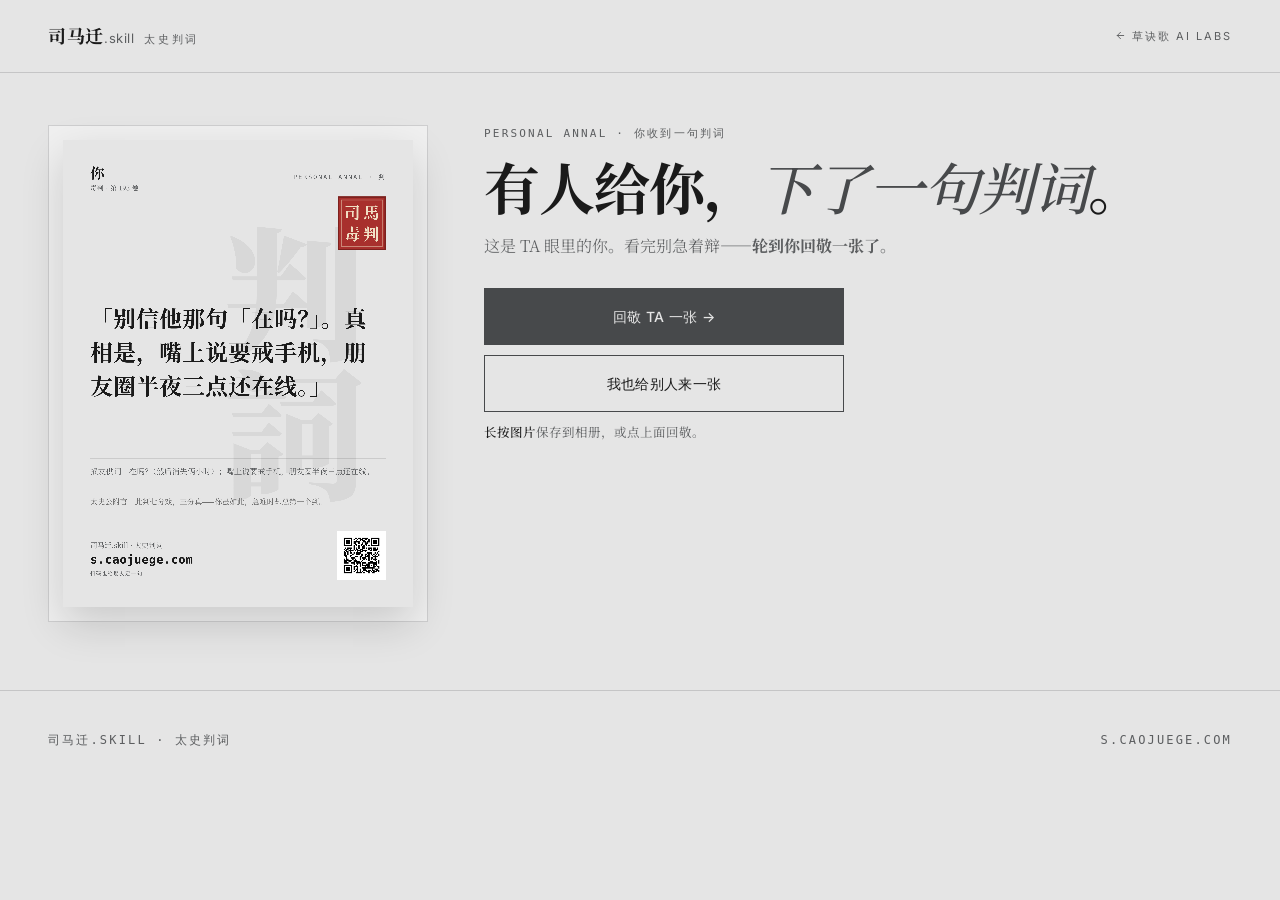
<file: landing-b/receive.html>
<!doctype html>
<html lang="zh-CN">
<head>
<meta charset="utf-8" />
<meta name="viewport" content="width=device-width, initial-scale=1, viewport-fit=cover" />
<title>有人给你定了一句 · 太史判词</title>
<meta name="robots" content="noindex" />
<link rel="preconnect" href="https://fonts.googleapis.com">
<link rel="preconnect" href="https://fonts.gstatic.com" crossorigin>
<link href="https://fonts.googleapis.com/css2?family=Inter:wght@300;400;500;600;700&family=Noto+Serif+SC:wght@400;500;700;900&display=swap" rel="stylesheet">
<link rel="stylesheet" href="./app.css">
</head>
<body>

<nav class="nav">
  <div class="nav-inner">
    <div class="lockup"><a href="./index.html" class="mark">司马迁<span class="dot">.skill</span></a><span class="tag">太史判词</span></div>
    <a class="nav-back" href="https://www.caojuege.com/" target="_blank" rel="noopener">
      <svg class="ico" viewBox="0 0 24 24"><path d="m12 19-7-7 7-7"/><path d="M19 12H5"/></svg>
      草诀歌 AI Labs
    </a>
  </div>
</nav>

<section class="recv">
  <div class="container">
    <div class="recv-grid">
      <aside class="stage-frame"><canvas id="card" class="vcard" width="2160" height="2880" aria-label="收到的太史判词"></canvas></aside>
      <div>
        <div class="eyebrow">Personal Annal · 你收到一句判词</div>
        <h1>有人给你，<em>下了一句判词</em>。</h1>
        <p class="lead">这是 TA 眼里的你。看完别急着辩——<b>轮到你回敬一张了</b>。</p>
        <div class="cta-stack" style="max-width:360px">
          <a class="btn" id="revenge" href="./create.html">回敬 TA 一张 →</a>
          <a class="btn ghost" href="./create.html">我也给别人来一张</a>
        </div>
        <div class="savehint" style="text-align:left;max-width:360px"><b>长按图片</b>保存到相册，或点上面回敬。</div>
      </div>
    </div>
  </div>
</section>

<footer class="foot">
  <div class="container">
    <div class="foot-inner"><span>司马迁.skill · 太史判词</span><span>s.caojuege.com</span></div>
  </div>
</footer>

<script src="./verdict-card.js"></script>
<script>
(function(){
  var p=new URLSearchParams(location.search);
  var name=p.get('name')||'你', b1=p.get('b1')||'在吗？（然后消失俩小时）', b2=p.get('b2')||'嘴上说要戒手机，朋友圈半夜三点还在线';
  var off=parseInt(p.get('t')||'3',10)||0;
  var c=document.getElementById('card');
  var d=VerdictCard.buildData({name:name,b1:b1,b2:b2,off:off,variant:'a'});
  function go(){VerdictCard.draw(c,d);}
  go(); VerdictCard.ensureFonts().then(go);
  // 回敬带上对象名
  document.getElementById('revenge').setAttribute('href','./create.html?from='+encodeURIComponent(VerdictCard.clean(name)));
})();
</script>
</body>
</html>
</file>
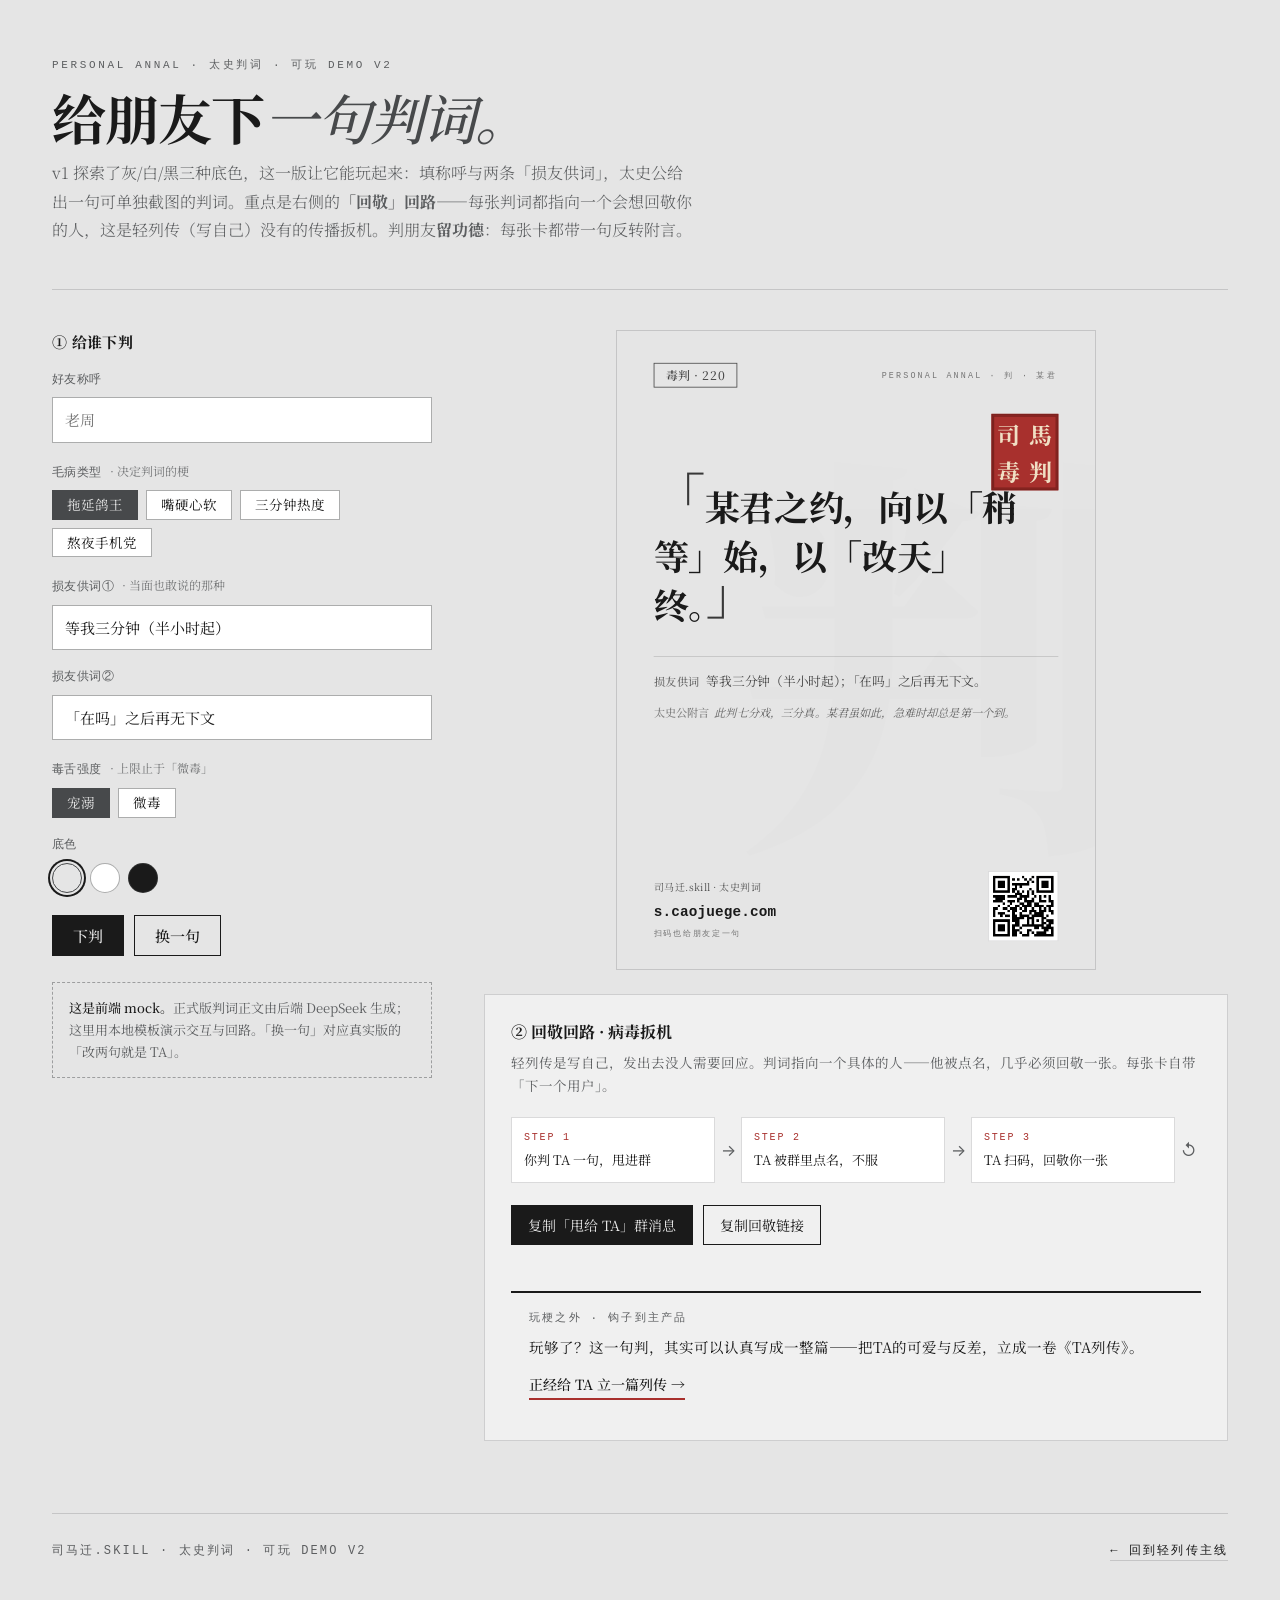
<file: landing/panci-demo.html>
<!doctype html>
<html lang="zh-CN">
<head>
<meta charset="utf-8" />
<meta name="viewport" content="width=device-width, initial-scale=1" />
<title>司马迁 · 太史判词卡 · 可玩 demo v2</title>
<link rel="preconnect" href="https://fonts.googleapis.com">
<link rel="preconnect" href="https://fonts.gstatic.com" crossorigin>
<link href="https://fonts.googleapis.com/css2?family=Inter:wght@300;400;500;600;700&family=Noto+Serif+SC:wght@400;500;700;900&display=swap" rel="stylesheet">
<style>
:root{
  --c-bg:#e5e5e5;
  --c-ink:#1a1a1a;
  --c-btn:#47494b;
  --c-on-dark:#e5e5e5;
  --c-border-soft:rgba(71,73,75,0.20);
  --c-border-strong:rgba(71,73,75,0.45);
  --c-muted:#5c5e60;
  --c-seal:#a8302d;
  --c-seal-shadow:#7d211e;
  --c-seal-tint:#f0dfc4;

  --f-serif:"Noto Serif SC","Source Han Serif SC","Source Han Serif CN",
            "Songti SC","STSongti","STSong","SimSun","NSimSun","FangSong",
            Songti,Georgia,"Times New Roman",serif;
  --f-sans:"Inter","PingFang SC","Hiragino Sans GB","Source Han Sans SC",
           "Microsoft YaHei","WenQuanYi Micro Hei",system-ui,-apple-system,sans-serif;
  --f-mono:"JetBrains Mono",ui-monospace,SFMono-Regular,Menlo,Consolas,
           "PingFang SC",monospace;
}
*{box-sizing:border-box}
body{margin:0;background:var(--c-bg);color:var(--c-ink);font-family:var(--f-sans);font-size:15px;line-height:1.65;-webkit-font-smoothing:antialiased;-moz-osx-font-smoothing:grayscale}
::selection{background:var(--c-btn);color:var(--c-on-dark)}

.wrap{max-width:1240px;margin:0 auto;padding:56px 32px 96px}
@media(max-width:760px){.wrap{padding:28px 18px 64px}}

/* ===== Header ===== */
.hd{margin-bottom:44px}
.hd .eyebrow{font-family:var(--f-mono);font-size:11px;letter-spacing:.24em;text-transform:uppercase;color:var(--c-muted);margin-bottom:14px}
.hd h1{font-family:var(--f-serif);font-weight:700;font-size:clamp(32px,4.4vw,54px);letter-spacing:-.02em;margin:0 0 14px;line-height:1.06}
.hd h1 em{font-style:italic;font-weight:500;color:var(--c-btn)}
.hd p{margin:0;color:var(--c-muted);font-family:var(--f-serif);font-size:16px;line-height:1.78;font-weight:300;max-width:640px}

/* recall banner (回敬 loop entry) */
.recall{margin:0 0 28px;padding:14px 18px;border:1px solid var(--c-seal);background:rgba(168,48,45,.06);font-family:var(--f-serif);font-size:15px;display:none;align-items:center;gap:12px}
.recall.on{display:flex}
.recall b{color:var(--c-seal)}

/* ===== Layout ===== */
.stage{display:grid;grid-template-columns:1fr;gap:40px;border-top:1px solid var(--c-border-soft);padding-top:40px}
@media(min-width:920px){.stage{grid-template-columns:minmax(300px,380px) 1fr;gap:52px;align-items:start}}

/* ===== Controls ===== */
.panel h4{font-family:var(--f-serif);font-weight:700;font-size:15px;margin:0 0 16px;letter-spacing:.02em}
.field{margin-bottom:18px}
.field label{display:block;font-size:12px;letter-spacing:.04em;color:var(--c-muted);margin-bottom:7px;font-family:var(--f-mono);text-transform:uppercase}
.field label .opt{text-transform:none;letter-spacing:0;font-family:var(--f-serif);opacity:.8}
.field input[type=text],.field textarea{width:100%;border:1px solid var(--c-border-strong);background:#fff;color:var(--c-ink);font-family:var(--f-serif);font-size:15px;padding:10px 12px;line-height:1.55;resize:vertical}
.field textarea{min-height:52px}
.field input:focus,.field textarea:focus{outline:none;border-color:var(--c-ink)}

.seg{display:flex;flex-wrap:wrap;gap:8px}
.seg button{font-family:var(--f-serif);font-size:13.5px;padding:7px 14px;border:1px solid var(--c-border-strong);background:#fff;color:var(--c-ink);cursor:pointer;line-height:1}
.seg button.on{background:var(--c-btn);color:var(--c-on-dark);border-color:var(--c-btn)}
.seg.swatch button{width:30px;height:30px;padding:0;border-radius:50%}
.seg.swatch button[data-v=a]{background:#e5e5e5}
.seg.swatch button[data-v=b]{background:#fff}
.seg.swatch button[data-v=c]{background:#1a1a1a}
.seg.swatch button.on{box-shadow:0 0 0 2px var(--c-bg),0 0 0 4px var(--c-ink)}

.actions{display:flex;gap:10px;margin-top:22px}
.actions button{font-family:var(--f-serif);font-weight:500;font-size:15px;padding:12px 20px;cursor:pointer;border:1px solid var(--c-ink);line-height:1}
.actions .primary{background:var(--c-ink);color:var(--c-bg)}
.actions .ghost{background:transparent;color:var(--c-ink)}

.hintbox{margin-top:26px;padding:14px 16px;border:1px dashed var(--c-border-strong);font-family:var(--f-serif);font-size:13px;color:var(--c-muted);line-height:1.7}
.hintbox b{color:var(--c-ink);font-weight:500}

/* ===== Card frame (3:4) ===== */
.cardcol{display:flex;flex-direction:column;gap:24px}
.frame{width:100%;max-width:480px;aspect-ratio:3/4;position:relative;overflow:hidden;border:1px solid var(--c-border-soft);margin:0 auto}
.scale{position:absolute;top:0;left:0;transform-origin:top left}

/* ===== Card baseline 600 × 800 ===== */
.card{position:relative;width:600px;height:800px;padding:40px 46px 36px;overflow:hidden;font-family:var(--f-sans)}
.card .top{display:flex;justify-content:space-between;align-items:flex-start;gap:18px;position:relative;z-index:2}
.card .vol{font-family:var(--f-serif);font-weight:500;font-size:15px;letter-spacing:.04em;border:1px solid currentColor;padding:7px 14px;line-height:1;opacity:.78}
.card .annal{font-family:var(--f-mono);font-weight:500;font-size:10.5px;letter-spacing:.26em;text-transform:uppercase;white-space:nowrap;margin-top:8px;opacity:.55}
.card .seal{position:absolute;top:104px;right:46px;width:84px;height:96px;background:var(--c-seal);color:var(--c-seal-tint);font-family:var(--f-serif);font-weight:700;display:grid;grid-template-columns:1fr 1fr;grid-template-rows:1fr 1fr;line-height:1;border:2px solid var(--c-seal-shadow);box-shadow:inset 0 0 0 1.5px var(--c-seal-shadow);z-index:3}
.card .seal span{display:flex;align-items:center;justify-content:center;font-size:29px}
.card .wm{position:absolute;font-family:var(--f-serif);font-weight:900;font-size:520px;line-height:.82;pointer-events:none;user-select:none;right:-38px;top:170px;letter-spacing:-.06em;opacity:.085;z-index:0}
.card .verdict{position:relative;z-index:1;margin-top:118px}
.card .verdict .qbrack-l,.card .verdict .qbrack-r{font-family:var(--f-serif);font-weight:700;font-size:64px;line-height:0;position:relative;top:-6px;opacity:.85}
.card .verdict .line{font-family:var(--f-serif);font-weight:700;font-size:44px;line-height:1.4;letter-spacing:-.01em;text-align:justify;display:inline}
.card .div{margin-top:34px;height:1px;background:currentColor;opacity:.18;position:relative;z-index:1}
.card .evidence{margin-top:16px;font-family:var(--f-serif);font-weight:400;font-size:16px;line-height:1.7;position:relative;z-index:1;opacity:.78}
.card .evidence b{font-family:var(--f-serif);font-weight:500;letter-spacing:.04em;font-size:14px;opacity:.78;margin-right:8px}
/* 太史公附言 — 留台阶 / 反转彩蛋 */
.card .codicil{margin-top:14px;font-family:var(--f-serif);font-style:italic;font-weight:400;font-size:14px;line-height:1.7;position:relative;z-index:1;opacity:.62}
.card .codicil b{font-style:normal;font-weight:500;opacity:.8;margin-right:6px}
.card .foot{position:absolute;left:46px;right:46px;bottom:34px;display:flex;justify-content:space-between;align-items:flex-end;gap:18px;z-index:2}
.card .foot .brand .label{font-family:var(--f-serif);font-size:12.5px;letter-spacing:.02em;opacity:.7;margin-bottom:6px}
.card .foot .brand .url{font-family:var(--f-mono);font-size:18px;letter-spacing:.01em;font-weight:600}
.card .foot .brand .hint{margin-top:5px;font-size:10px;letter-spacing:.22em;text-transform:uppercase;opacity:.55;font-family:var(--f-mono)}
.card .foot .qr{width:88px;height:88px;background:#fff;padding:5px}
.card .foot .qr img{width:100%;height:100%;display:block}

/* variant a — 灰底 */
.card.a{background:#e5e5e5;color:#1a1a1a}
.card.a .wm{color:rgba(0,0,0,0.075)}
.card.a .foot .qr{border:1px solid var(--c-border-soft)}
/* variant b — 白纸 */
.card.b{background:#fff;color:#1a1a1a}
.card.b .top{padding-bottom:14px;border-bottom:1px solid rgba(26,26,26,.18)}
.card.b .verdict{margin-top:64px}
.card.b .verdict .line{font-size:40px}
.card.b .wm{color:rgba(0,0,0,0.055);font-size:480px;top:200px}
.card.b .foot .qr{border:1px solid var(--c-border-soft)}
/* variant c — 黑底 */
.card.c{background:#1a1a1a;color:#e5e5e5}
.card.c .wm{color:rgba(255,255,255,0.075)}
.card.c .annal{color:rgba(229,229,229,.6)}
.card.c .vol{border-color:rgba(229,229,229,0.32);opacity:.82}
.card.c .foot .qr{background:#fff}
.card.c .seal{box-shadow:inset 0 0 0 1.5px var(--c-seal-shadow),0 0 0 1px rgba(0,0,0,.5)}

/* ===== 回敬回路 panel ===== */
.loop{border:1px solid var(--c-border-soft);background:rgba(255,255,255,.4);padding:24px 26px}
.loop h4{font-family:var(--f-serif);font-weight:700;font-size:16px;margin:0 0 6px}
.loop .sub{font-family:var(--f-serif);font-size:13.5px;color:var(--c-muted);margin:0 0 20px;line-height:1.7}
.steps{display:flex;align-items:stretch;gap:0;margin-bottom:22px}
.steps .s{flex:1;border:1px solid var(--c-border-soft);padding:12px 12px;font-family:var(--f-serif);font-size:13px;line-height:1.5;position:relative;background:#fff}
.steps .s .n{font-family:var(--f-mono);font-size:10px;letter-spacing:.18em;color:var(--c-seal);display:block;margin-bottom:5px}
.steps .arrow{display:flex;align-items:center;justify-content:center;width:26px;color:var(--c-muted);font-size:16px}
.loop .cta-row{display:flex;flex-wrap:wrap;gap:10px}
.loop .cta-row button{font-family:var(--f-serif);font-size:14px;padding:11px 16px;cursor:pointer;border:1px solid var(--c-ink);background:var(--c-ink);color:var(--c-bg);line-height:1.2}
.loop .cta-row button.alt{background:transparent;color:var(--c-ink)}
.loop .toast{margin-top:12px;font-family:var(--f-mono);font-size:12px;color:var(--c-seal);min-height:16px}

/* bridge to 列传 */
.bridge{margin-top:18px;padding:16px 18px;border-top:2px solid var(--c-ink);font-family:var(--f-serif)}
.bridge .k{font-size:11px;letter-spacing:.2em;text-transform:uppercase;color:var(--c-muted);font-family:var(--f-mono);margin-bottom:8px}
.bridge p{margin:0 0 12px;font-size:14.5px;line-height:1.7;color:var(--c-ink)}
.bridge a{display:inline-block;font-size:14px;font-weight:500;color:var(--c-ink);border-bottom:2px solid var(--c-seal);text-decoration:none;padding-bottom:2px}

.docfoot{margin-top:72px;padding-top:28px;border-top:1px solid var(--c-border-soft);display:flex;justify-content:space-between;align-items:baseline;flex-wrap:wrap;gap:14px;font-size:12px;letter-spacing:.18em;text-transform:uppercase;color:var(--c-muted);font-family:var(--f-mono)}
.docfoot a{color:var(--c-ink);border-bottom:1px solid var(--c-border-soft);text-decoration:none;padding-bottom:2px}
</style>
</head>
<body>
<div class="wrap">
  <header class="hd">
    <div class="eyebrow">Personal Annal · 太史判词 · 可玩 demo v2</div>
    <h1>给朋友下<em>一句判词。</em></h1>
    <p>v1 探索了灰/白/黑三种底色，这一版让它能玩起来：填称呼与两条「损友供词」，太史公给出一句可单独截图的判词。重点是右侧的<b>「回敬」回路</b>——每张判词都指向一个会想回敬你的人，这是轻列传（写自己）没有的传播扳机。判朋友<b>留功德</b>：每张卡都带一句反转附言。</p>
  </header>

  <div class="recall" id="recall"></div>

  <div class="stage">
    <!-- Controls -->
    <div class="panel">
      <h4>① 给谁下判</h4>
      <div class="field">
        <label>好友称呼</label>
        <input type="text" id="who" maxlength="12" placeholder="老周" />
      </div>

      <div class="field">
        <label>毛病类型 <span class="opt">· 决定判词的梗</span></label>
        <div class="seg" id="trait"></div>
      </div>

      <div class="field">
        <label>损友供词① <span class="opt">· 当面也敢说的那种</span></label>
        <input type="text" id="ev1" maxlength="40" />
      </div>
      <div class="field">
        <label>损友供词②</label>
        <input type="text" id="ev2" maxlength="40" />
      </div>

      <div class="field">
        <label>毒舌强度 <span class="opt">· 上限止于「微毒」</span></label>
        <div class="seg" id="strength">
          <button data-s="0" class="on">宠溺</button>
          <button data-s="1">微毒</button>
        </div>
      </div>

      <div class="field">
        <label>底色</label>
        <div class="seg swatch" id="bg">
          <button data-v="a" class="on" title="灰底·正典"></button>
          <button data-v="b" title="白纸·判书"></button>
          <button data-v="c" title="黑底·夜判"></button>
        </div>
      </div>

      <div class="actions">
        <button class="primary" id="gen">下判</button>
        <button class="ghost" id="reroll">换一句</button>
      </div>

      <div class="hintbox">
        <b>这是前端 mock。</b>正式版判词正文由后端 DeepSeek 生成；这里用本地模板演示交互与回路。「换一句」对应真实版的「改两句就是 TA」。
      </div>
    </div>

    <!-- Card + loop -->
    <div class="cardcol">
      <div class="frame"><div class="scale" id="cardHost"></div></div>

      <div class="loop">
        <h4>② 回敬回路 · 病毒扳机</h4>
        <p class="sub">轻列传是写自己，发出去没人需要回应。判词指向一个具体的人——他被点名，几乎必须回敬一张。每张卡自带「下一个用户」。</p>
        <div class="steps">
          <div class="s"><span class="n">STEP 1</span>你判 TA 一句，甩进群</div>
          <div class="arrow">→</div>
          <div class="s"><span class="n">STEP 2</span>TA 被群里点名，不服</div>
          <div class="arrow">→</div>
          <div class="s"><span class="n">STEP 3</span>TA 扫码，回敬你一张</div>
          <div class="arrow">↺</div>
        </div>
        <div class="cta-row">
          <button id="copyMsg">复制「甩给 TA」群消息</button>
          <button class="alt" id="copyLink">复制回敬链接</button>
        </div>
        <div class="toast" id="toast"></div>

        <div class="bridge">
          <div class="k">玩梗之外 · 钩子到主产品</div>
          <p id="bridgeText">玩够了？这一句判，其实可以认真写成一整篇——把 TA 的可爱与反差，立成一卷《列传》。</p>
          <a href="./index.html" id="bridgeLink">正经给 TA 立一篇列传 →</a>
        </div>
      </div>
    </div>
  </div>

  <footer class="docfoot">
    <span>司马迁.skill · 太史判词 · 可玩 demo v2</span>
    <span><a href="./index.html">← 回到轻列传主线</a></span>
  </footer>
</div>

<script>
const QR_URL = './qr-simaqian.png';
const SEAL = ['司','馬','毒','判'];
const WM = '判';

/* 毛病类型 packs — drives both default 供词 and the 判词 punchline pool */
const PACKS = {
  pigeon: {
    name:'拖延鸽王',
    ev:['等我三分钟（半小时起）','「在吗」之后再无下文'],
    lines:{
      0:[
        '{who}之约，向以「稍等」始，以「改天」终。',
        '{who}最快的是「在吗」，最慢的是下文。',
        '世人皆道{who}忙——忙于换坑，疏于填坑。'
      ],
      1:[
        '{who}的「马上到」，是一种修辞，不是承诺。',
        '与{who}约，宜自带板凳与耐心：其「五分钟」，约合人间半个时辰。'
      ]
    }
  },
  stubborn: {
    name:'嘴硬心软',
    ev:['永远说「我没事」，转头偷偷查攻略','嘴上说不在乎，行动比谁都快'],
    lines:{
      0:[
        '{who}者，言出如风，心软如棉——风过处，棉先湿。',
        '论嘴硬，{who}天下第一；论嘴软，亦在三秒之后。'
      ],
      1:[
        '{who}口称「随便」，实则每一项都有标准答案。',
        '{who}最硬的是嘴，最软的是心，最累的是中间那个人。'
      ]
    }
  },
  fickle: {
    name:'三分钟热度',
    ev:['上周要考研，这周要创业','买齐装备之后再没碰过'],
    lines:{
      0:[
        '{who}之志，朝东暮西。问其所往，曰：再想想。',
        '{who}者，计划之巨人，行动之幼童也。'
      ],
      1:[
        '太史公阅人无数，未见有如{who}者：决心日日新，坑亦日日新。',
        '{who}的爱好，比天气预报更新得勤。'
      ]
    }
  },
  night: {
    name:'熬夜手机党',
    ev:['嘴上说要戒手机，半夜三点还在线','立的flag比闹钟还多'],
    lines:{
      0:[
        '{who}口称早睡，手机长明。此之谓知行不一。',
        '{who}与手机，相看两不厌，独到天明。'
      ],
      1:[
        '{who}的「最后刷一条」，是一道没有尽头的循环。',
        '论熬夜，{who}从不缺席；论早起，{who}向来缺位。'
      ]
    }
  }
};
const PACK_ORDER = ['pigeon','stubborn','fickle','night'];

/* 太史公附言 — 留台阶 / 反转彩蛋（跨 pack 通用） */
const CODICILS = [
  '此判七分戏，三分真。{who}虽如此，急难时却总是第一个到。',
  '损归损，{who}这人，值得交。',
  '能被这样写一笔的，都是舍不得删的好友。',
  '判其短，亦记其长——{who}之「坏」，皆是熟人才懂的好。'
];

const state = { pack:'pigeon', strength:0, bg:'a', who:'', ev1:'', ev2:'', lineIdx:0, codIdx:0 };

function hashVol(s){
  let h=0; for(const c of (s||'x')) h=(h*131+c.charCodeAt(0))%900;
  return String(h+100);
}
function pick(arr,i){ return arr[((i%arr.length)+arr.length)%arr.length]; }
function fill(t,who){ return t.replace(/\{who\}/g, who); }
function esc(s){ return String(s).replace(/[&<>"]/g,c=>({'&':'&amp;','<':'&lt;','>':'&gt;','"':'&quot;'}[c])); }

function currentLine(){
  const who = state.who || '某君';
  const pool = PACKS[state.pack].lines[state.strength];
  return esc(fill(pick(pool, state.lineIdx), who));
}
function currentCodicil(){
  const who = state.who || '某君';
  return esc(fill(pick(CODICILS, state.codIdx), who));
}

function cardHTML(){
  const who = esc(state.who || '某君');
  const vol = '毒判 · ' + hashVol(state.who);
  const ev1 = esc(state.ev1 || PACKS[state.pack].ev[0]);
  const ev2 = esc(state.ev2 || PACKS[state.pack].ev[1]);
  return `
  <article class="card ${state.bg}">
    <div class="top">
      <div class="vol">${vol}</div>
      <div class="annal">Personal&nbsp;Annal · 判 · ${who}</div>
    </div>
    <div class="seal">${SEAL.map(s=>`<span>${s}</span>`).join('')}</div>
    <div class="wm">${WM}</div>
    <div class="verdict">
      <span class="qbrack-l">「</span><span class="line">${currentLine()}</span><span class="qbrack-r">」</span>
    </div>
    <div class="div"></div>
    <p class="evidence"><b>损友供词</b>${ev1}；${ev2}。</p>
    <p class="codicil"><b>太史公附言</b>${currentCodicil()}</p>
    <div class="foot">
      <div class="brand">
        <div class="label">司马迁.skill · 太史判词</div>
        <div class="url">s.caojuege.com</div>
        <div class="hint">扫码也给朋友定一句</div>
      </div>
      <div class="qr"><img src="${QR_URL}" alt="QR" /></div>
    </div>
  </article>`;
}

function render(){
  document.getElementById('cardHost').innerHTML = cardHTML();
  scaleCard();
  const who = state.who || 'TA';
  document.getElementById('bridgeText').textContent =
    `玩够了？这一句判，其实可以认真写成一整篇——把${who}的可爱与反差，立成一卷《${who}列传》。`;
}

function scaleCard(){
  const f = document.querySelector('.frame');
  const sc = document.getElementById('cardHost');
  if(!f||!sc) return;
  const s = f.clientWidth / 600;
  sc.style.transform = `scale(${s})`;
  sc.style.width = '600px';
  sc.style.height = '800px';
}
window.addEventListener('resize', scaleCard);

/* ---- build trait seg ---- */
const traitSeg = document.getElementById('trait');
traitSeg.innerHTML = PACK_ORDER.map((k,i)=>
  `<button data-p="${k}"${i===0?' class="on"':''}>${PACKS[k].name}</button>`).join('');

function setPackDefaults(){
  document.getElementById('ev1').value = PACKS[state.pack].ev[0];
  document.getElementById('ev2').value = PACKS[state.pack].ev[1];
  state.ev1 = PACKS[state.pack].ev[0];
  state.ev2 = PACKS[state.pack].ev[1];
}

/* ---- wiring ---- */
function segWire(id, attr, key, after){
  document.getElementById(id).addEventListener('click', e=>{
    const b = e.target.closest('button'); if(!b) return;
    [...e.currentTarget.children].forEach(c=>c.classList.remove('on'));
    b.classList.add('on');
    state[key] = (attr==='data-s') ? Number(b.getAttribute(attr)) : b.getAttribute(attr);
    if(after) after();
    render();
  });
}
segWire('trait','data-p','pack',()=>{ state.lineIdx=0; setPackDefaults(); });
segWire('strength','data-s','strength',()=>{ state.lineIdx=0; });
segWire('bg','data-v','bg');

document.getElementById('who').addEventListener('input', e=>{ state.who=e.target.value.trim(); render(); });
document.getElementById('ev1').addEventListener('input', e=>{ state.ev1=e.target.value.trim(); render(); });
document.getElementById('ev2').addEventListener('input', e=>{ state.ev2=e.target.value.trim(); render(); });
document.getElementById('gen').addEventListener('click', ()=>{ state.lineIdx++; state.codIdx++; render(); });
document.getElementById('reroll').addEventListener('click', ()=>{ state.lineIdx++; render(); });

/* ---- 回敬回路 actions ---- */
function toast(msg){
  const t = document.getElementById('toast');
  t.textContent = msg;
  clearTimeout(toast._t);
  toast._t = setTimeout(()=>{ t.textContent=''; }, 2600);
}
function plainLine(){
  return fill(pick(PACKS[state.pack].lines[state.strength], state.lineIdx), state.who || '某君');
}
function recallURL(){
  const u = new URL(location.href);
  u.hash = '';
  u.search = '?from=' + encodeURIComponent(state.who || '某君');
  return u.toString();
}
async function copy(text, ok){
  try{ await navigator.clipboard.writeText(text); toast(ok); }
  catch(_){ toast('复制失败，请手动选择'); }
}
document.getElementById('copyMsg').addEventListener('click', ()=>{
  const who = state.who || 'TA';
  const msg = `@${who} 太史公给你下了判词：\n「${plainLine()}」\n不服？扫码回敬我一张 👉 ${recallURL()}`;
  copy(msg, '已复制群消息，去群里 @TA');
});
document.getElementById('copyLink').addEventListener('click', ()=>{
  copy(recallURL(), '已复制回敬链接');
});

/* ---- read 回敬 entry param (closes the loop visibly) ---- */
function initFromParam(){
  const from = new URLSearchParams(location.search).get('from');
  if(from){
    const r = document.getElementById('recall');
    r.classList.add('on');
    r.innerHTML = `<span><b>「${esc(from)}」</b> 刚判了你一句 —— 轮到你回敬了。下面随便填两条，给 TA 也下一判。</span>`;
  }
}

/* ---- boot ---- */
setPackDefaults();
initFromParam();
render();
</script>
</body>
</html>
</file>
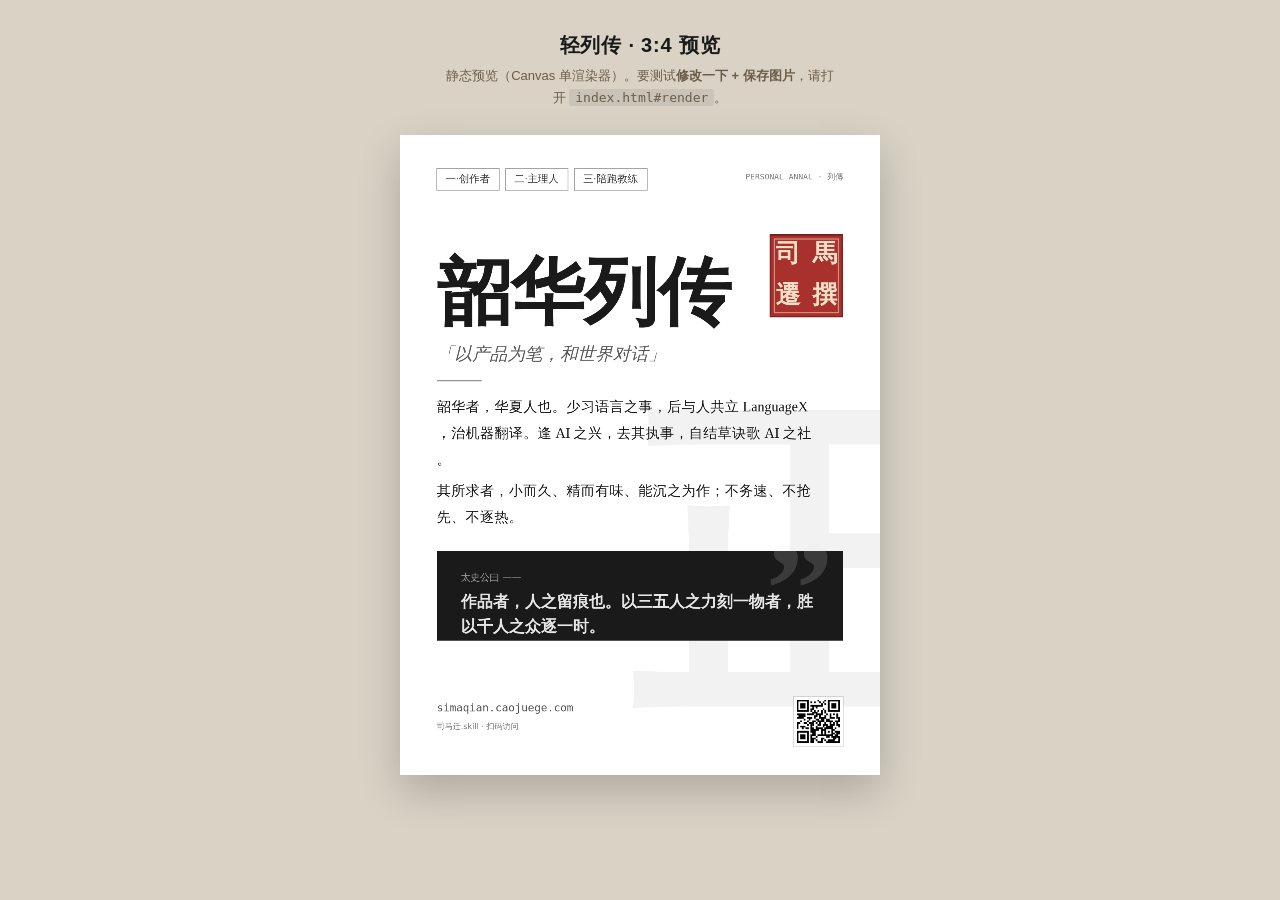
<file: landing/preview.html>
<!DOCTYPE html>
<html lang="zh-CN">
<head>
<meta charset="UTF-8">
<meta name="viewport" content="width=device-width, initial-scale=1">
<title>轻列传 · 预览</title>
<style>
*{margin:0;padding:0;box-sizing:border-box}
body{background:#d9d2c5;color:#1a1a1a;font-family:-apple-system,"Noto Serif SC",sans-serif;padding:32px 24px 80px;display:flex;flex-direction:column;align-items:center}
h1{font-size:20px;letter-spacing:.04em;margin-bottom:6px}
.lead{font-size:13px;color:#6b5d49;line-height:1.7;max-width:54ch;text-align:center;margin-bottom:26px}
.lead code{background:rgba(0,0,0,.07);padding:1px 6px;border-radius:3px;font-family:monospace}
.thumb{width:min(480px,100%);aspect-ratio:3/4;display:flex;align-items:center;justify-content:center;box-shadow:0 16px 40px rgba(0,0,0,.2);background:#fff;overflow:hidden}
.thumb canvas{width:100%;height:100%;display:block}
</style>
</head>
<body>
<h1>轻列传 · 3:4 预览</h1>
<p class="lead">
  静态预览（Canvas 单渲染器）。要测试<b>修改一下 + 保存图片</b>，请打开
  <code>index.html#render</code>。
</p>
<div class="thumb" id="thumb"></div>

<script src="./card.js"></script>
<script>
const SAMPLE = {
  mode:'real', style:'classic', label:'正史版', watermark:'正',
  title:'韶华列传',
  chip1:'创作者', chip2:'主理人', chip3:'陪跑教练',
  quote:'以产品为笔，和世界对话',
  p1:'韶华者，华夏人也。少习语言之事，后与人共立 LanguageX，治机器翻译。逢 AI 之兴，去其执事，自结草诀歌 AI 之社。',
  p2:'其所求者，小而久、精而有味、能沉之为作；不务速、不抢先、不逐热。',
  taishi:'作品者，人之留痕也。以三五人之力刻一物者，胜以千人之众逐一时。'
};
(async()=>{
  const canvas = await LieZhuanCard.renderToCanvas(SAMPLE, { ratio: 2 });
  document.getElementById('thumb').appendChild(canvas);
})();
</script>
</body>
</html>
</file>
<file: landing-b/app.css>
/* 司马迁.skill · 太史判词（s.caojuege.com）· 共享样式
   沿用线上「草诀歌 AI Labs」设计 token */
:root{
  --c-bg:#e5e5e5; --c-surface:#fff; --c-surface-40:rgba(255,255,255,0.40);
  --c-ink:#1a1a1a; --c-ink-pure:#000; --c-btn:#47494b;
  --c-border-soft:rgba(71,73,75,0.20); --c-border-strong:rgba(71,73,75,0.45);
  --c-muted:#5c5e60; --c-on-dark:#e5e5e5;
  --c-seal:#a8302d; --c-seal-shadow:#7d211e; --c-seal-tint:#f0dfc4;
  --font-sans:"Inter","PingFang SC","Hiragino Sans GB","Source Han Sans SC","Microsoft YaHei",ui-sans-serif,system-ui,-apple-system,sans-serif;
  --font-serif:"Noto Serif SC","Source Han Serif SC","Songti SC","STSong","SimSun","FangSong",Georgia,serif;
  --font-mono:"JetBrains Mono",ui-monospace,SFMono-Regular,Menlo,Consolas,monospace;
  --container:1280px; --pad-x:24px; --pad-x-lg:48px;
}
*{box-sizing:border-box}
html{scroll-behavior:smooth}
body{margin:0;background:var(--c-bg);color:var(--c-ink);font-family:var(--font-sans);font-size:16px;line-height:1.65;-webkit-font-smoothing:antialiased;-moz-osx-font-smoothing:grayscale;overflow-x:hidden}
a{color:inherit;text-decoration:none}
::selection{background:var(--c-btn);color:var(--c-on-dark)}
button{font:inherit;cursor:pointer}
.ico{width:1em;height:1em;display:inline-block;vertical-align:-.14em;stroke:currentColor;fill:none;stroke-width:2;stroke-linecap:round;stroke-linejoin:round}
.container{max-width:var(--container);margin:0 auto;padding:0 var(--pad-x)}
@media(min-width:960px){.container{padding:0 var(--pad-x-lg)}}
.eyebrow{font-family:var(--font-mono);font-size:11px;font-weight:500;text-transform:uppercase;letter-spacing:.2em;color:var(--c-muted)}

/* nav */
.nav{position:sticky;top:0;z-index:30;background:var(--c-bg);border-bottom:1px solid var(--c-border-soft)}
.nav-inner{display:flex;align-items:center;justify-content:space-between;gap:24px;height:64px;max-width:var(--container);margin:0 auto;padding:0 var(--pad-x)}
@media(min-width:960px){.nav-inner{padding:0 var(--pad-x-lg);height:72px}}
.lockup{display:flex;align-items:baseline;gap:10px}
.lockup .mark{font-family:var(--font-serif);font-weight:700;font-size:18px;letter-spacing:.04em}
.lockup .mark .dot{font-family:var(--font-sans);font-weight:400;font-size:13px;letter-spacing:.04em;color:var(--c-muted)}
.lockup .tag{font-size:11px;letter-spacing:.24em;text-transform:uppercase;color:var(--c-muted)}
.nav-back{font-size:11px;letter-spacing:.18em;text-transform:uppercase;color:var(--c-muted);display:inline-flex;align-items:center;gap:6px;transition:color .3s}
.nav-back:hover{color:var(--c-ink)}
@media(max-width:600px){.nav-back{display:none}}

/* buttons */
.btn{display:inline-flex;align-items:center;justify-content:center;gap:8px;font-family:var(--font-sans);font-weight:500;font-size:14px;letter-spacing:.02em;padding:14px 22px;border:1px solid var(--c-btn);background:var(--c-btn);color:var(--c-on-dark);transition:background .3s,color .3s,border-color .3s;border-radius:0}
.btn:hover{background:var(--c-ink-pure);border-color:var(--c-ink-pure)}
.btn.ghost{background:transparent;color:var(--c-ink);border-color:var(--c-btn)}
.btn.ghost:hover{background:var(--c-btn);color:var(--c-on-dark)}
.btn.big{padding:16px 26px;font-size:15px}
.btn[disabled]{opacity:.5;cursor:default}

/* generic head/hero */
.hero{padding:64px 0 76px;border-bottom:1px solid var(--c-border-soft);position:relative;overflow:hidden}
.hero-wm{position:absolute;right:-22px;top:18px;font-family:var(--font-serif);font-weight:900;font-size:clamp(150px,22vw,300px);line-height:.9;color:rgba(0,0,0,.04);writing-mode:vertical-rl;pointer-events:none;user-select:none;letter-spacing:-.14em}
.hero-grid{display:grid;grid-template-columns:1fr;gap:44px;align-items:center;position:relative;z-index:1}
@media(min-width:880px){.hero-grid{grid-template-columns:1.05fr minmax(280px,360px);gap:60px}}
.hero h1{font-family:var(--font-serif);font-weight:700;font-size:clamp(40px,7vw,74px);line-height:1.03;letter-spacing:-.03em;margin:14px 0 18px}
.hero h1 em{font-style:italic;font-weight:500;color:var(--c-btn)}
.hero .lead{font-family:var(--font-serif);font-weight:300;font-size:clamp(16px,2vw,20px);line-height:1.75;color:var(--c-muted);max-width:480px;margin:0 0 30px}
.hero-actions{display:flex;flex-wrap:wrap;gap:12px}
.side-card{border:1px solid var(--c-border-soft);background:var(--c-surface-40);padding:14px}
.side-card canvas{width:100%;height:auto;display:block;box-shadow:0 16px 40px rgba(0,0,0,.14)}

/* steps */
.steps{padding:60px 0}
.steps .eyebrow{margin-bottom:22px}
.steps-grid{display:grid;grid-template-columns:1fr;border:1px solid var(--c-border-soft)}
@media(min-width:760px){.steps-grid{grid-template-columns:repeat(3,1fr)}}
.step{padding:28px}
.step:not(:last-child){border-bottom:1px solid var(--c-border-soft)}
@media(min-width:760px){.step:not(:last-child){border-bottom:0;border-right:1px solid var(--c-border-soft)}}
.step .n{font-family:var(--font-serif);font-style:italic;color:var(--c-muted);font-size:22px;margin-bottom:12px}
.step h3{font-family:var(--font-serif);font-weight:700;font-size:20px;margin:0 0 8px;letter-spacing:-.01em}
.step p{margin:0;color:var(--c-muted);font-family:var(--font-serif);font-weight:300;font-size:14.5px;line-height:1.7}

/* flow (create) */
.flow{padding:48px 0 64px}
.flow-grid{display:grid;grid-template-columns:1fr;gap:40px;align-items:start}
@media(min-width:880px){.flow-grid{grid-template-columns:1fr minmax(340px,420px);gap:56px}}
.hook{font-family:var(--font-serif);font-weight:700;font-size:18px;line-height:1.6;margin:0 0 26px;padding:14px 16px;border-left:3px solid var(--c-seal);background:rgba(168,48,45,.06)}
.subject{display:flex;align-items:baseline;gap:8px;flex-wrap:wrap;margin-bottom:26px;font-family:var(--font-serif)}
.subject .for{font-family:var(--font-sans);font-size:13px;color:var(--c-muted)}
.field{margin-bottom:20px}
.label-row{display:flex;justify-content:space-between;align-items:baseline;gap:10px;margin-bottom:8px}
.label{font-size:14.5px;color:var(--c-ink)}
.hint{font-family:var(--font-sans);font-size:11.5px;color:var(--c-muted)}
input,textarea{width:100%;border:1px solid var(--c-border-soft);background:var(--c-surface-40);padding:13px 14px;color:var(--c-ink);font-family:var(--font-serif);font-size:17px;line-height:1.7;outline:none;border-radius:0;transition:border-color .25s,background .25s}
.subject input{max-width:170px;font-size:17px;padding:9px 12px}
textarea{min-height:80px;resize:vertical}
input:focus,textarea:focus{border-color:var(--c-seal);background:var(--c-surface)}
.actions{display:flex;flex-wrap:wrap;gap:10px;margin-top:8px}
.actions .btn{width:100%;padding:16px 22px}
.dice-row{display:flex;align-items:center;gap:14px;flex-wrap:wrap;margin:0 0 24px}
#dice{padding:9px 16px;font-size:13px;width:auto}
.dice-hint{font-family:var(--font-sans);font-size:12px;color:var(--c-muted)}
.chips{display:flex;flex-wrap:wrap;gap:8px;margin-top:12px}
.chip{font-family:var(--font-serif);font-size:13.5px;color:var(--c-ink);border:1px solid var(--c-border-soft);background:rgba(255,255,255,.3);padding:6px 12px;cursor:pointer;transition:border-color .15s,background .15s;line-height:1.45;border-radius:0}
.chip:hover{border-color:var(--c-btn);background:#fff}
.chip:active{transform:translateY(1px)}

/* card stage + stacked CTA (shared by create & receive) */
.stage{position:sticky;top:96px}
.stage-frame{border:1px solid var(--c-border-soft);background:var(--c-surface-40);padding:14px}
.vcard{width:100%;height:auto;display:block;box-shadow:0 16px 40px rgba(0,0,0,.16)}
.cta-stack{margin-top:16px;display:flex;flex-direction:column;gap:10px}
.cta-stack .btn{width:100%;padding:16px 22px}
.savehint{margin-top:10px;font-family:var(--font-serif);font-size:12.5px;color:var(--c-muted);text-align:center}
.savehint b{color:var(--c-ink);font-weight:500}

/* receive */
.recv{padding:52px 0 68px}
.recv-grid{display:grid;grid-template-columns:1fr;gap:40px;align-items:start}
@media(min-width:880px){.recv-grid{grid-template-columns:minmax(300px,380px) 1fr;gap:56px}}
.recv h1{font-family:var(--font-serif);font-weight:700;font-size:clamp(32px,5vw,56px);line-height:1.05;letter-spacing:-.02em;margin:14px 0 16px}
.recv h1 em{font-style:italic;font-weight:500;color:var(--c-btn)}
.recv .lead{color:var(--c-muted);font-family:var(--font-serif);font-weight:300;font-size:16px;line-height:1.75;margin:0 0 28px;max-width:420px}

/* footer */
.foot{padding:40px 0;border-top:1px solid var(--c-border-soft);color:var(--c-muted)}
.foot-inner{display:flex;justify-content:space-between;align-items:baseline;flex-wrap:wrap;gap:14px;font-size:12px;letter-spacing:.18em;text-transform:uppercase;font-family:var(--font-mono)}
.foot-inner a{color:var(--c-ink);border-bottom:1px solid var(--c-border-soft);padding-bottom:2px}

/* toast */
.toast{position:fixed;left:50%;bottom:24px;transform:translateX(-50%) translateY(16px);opacity:0;pointer-events:none;background:var(--c-ink);color:var(--c-on-dark);padding:11px 16px;font-family:var(--font-sans);font-size:13px;transition:.18s ease;z-index:40;max-width:86vw;text-align:center}
.toast.show{opacity:1;transform:translateX(-50%) translateY(0)}

@media(max-width:880px){
  .hero{padding:32px 0 40px}.hero-wm{display:none}
  .hero h1{font-size:38px}
  .flow{padding:28px 0 48px}
  .stage{position:static}
  .recv{padding:28px 0 48px}
}

/* ===== 底色 swatch 圆点 ===== */
.swatch{display:flex;gap:12px;margin-top:4px}
.swatch button{width:32px;height:32px;border-radius:50%;border:1px solid var(--c-border-strong);cursor:pointer;padding:0;transition:box-shadow .15s}
.swatch button[data-v=a]{background:#e5e5e5}
.swatch button[data-v=b]{background:#fff}
.swatch button[data-v=c]{background:#1a1a1a}
.swatch button.on{box-shadow:0 0 0 2px var(--c-bg),0 0 0 4px var(--c-ink)}
.ctl-label{display:block;font-family:var(--font-mono);font-size:11px;letter-spacing:.16em;text-transform:uppercase;color:var(--c-muted);margin:0 0 9px}

/* 选中的气泡黑底白字 */
.chip.on{background:var(--c-btn);color:var(--c-on-dark);border-color:var(--c-btn)}

/* recall 横幅（回敬入口） */
.recall{margin:0 0 22px;padding:13px 16px;border:1px solid var(--c-seal);background:rgba(168,48,45,.06);font-family:var(--font-serif);font-size:14.5px;line-height:1.6;display:none}
.recall.on{display:block}
.recall b{color:var(--c-seal)}

/* ===== 移动端：输入在上、卡片在下（自然顺序）===== */
@media(max-width:880px){
  .hero{padding:24px 0 20px}
  .hook{font-size:15.5px;margin-bottom:20px}
}
</file>
